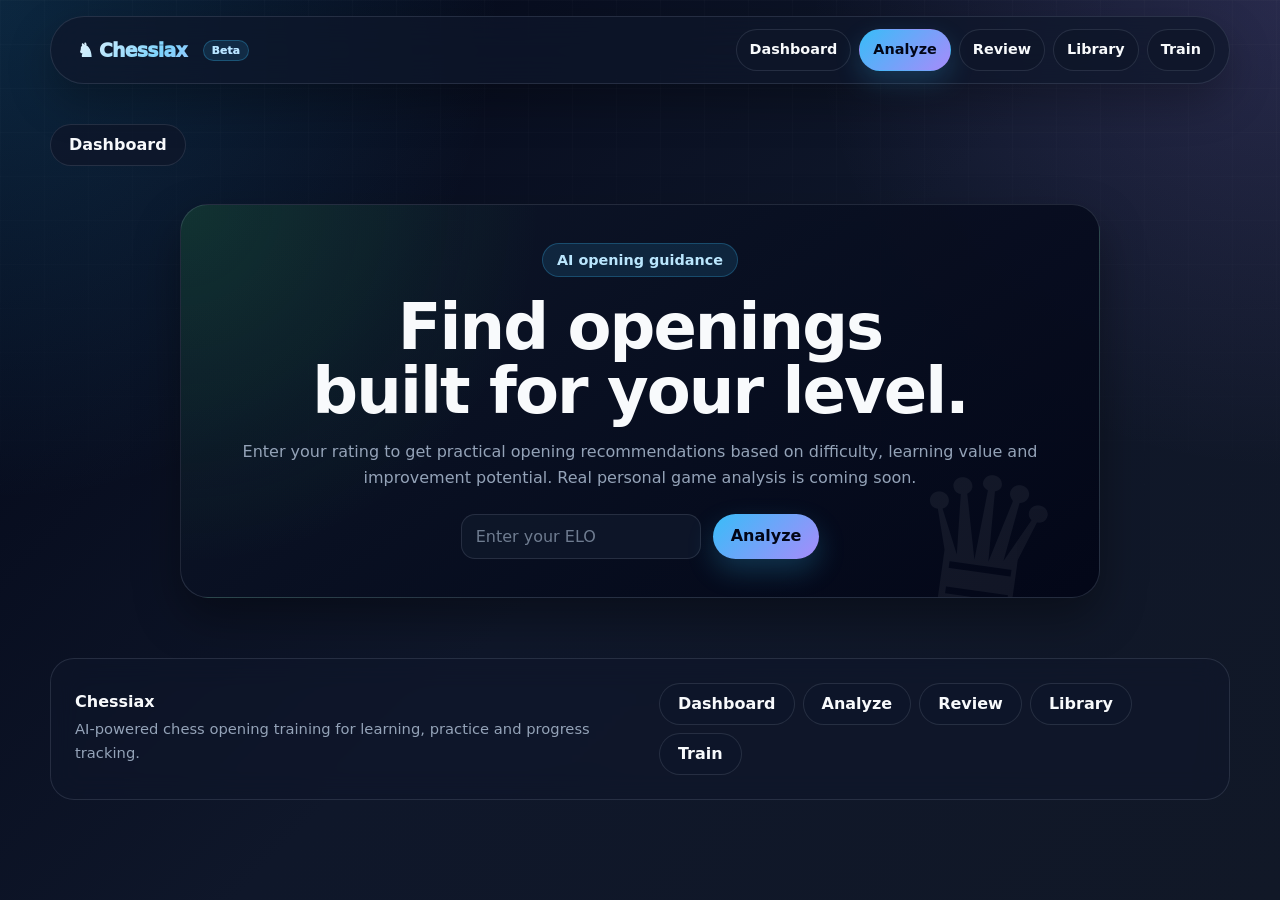
<file: index.html>
<!DOCTYPE html>
<html>

<div class="brand-bar">
    <div class="brand-logo" onclick="window.location.href='dashboard.html'">
        ♞ Chessiax <span class="beta-badge">Beta</span>
    </div>
    <div class="brand-links">
        <button onclick="window.location.href='dashboard.html'">Dashboard</button>
        <button onclick="window.location.href='profile.html'">Analyze</button>
        <button onclick="window.location.href='review.html'">Review</button>
        <button onclick="window.location.href='openings.html'">Library</button>
        <button onclick="window.location.href='tactics.html'">Train</button>
    </div>
</div>

<head>
    <meta name="viewport" content="width=device-width, initial-scale=1.0">
    <link rel="stylesheet" href="style.css">
    <title>Chess Opening Finder</title>
</head>

<body>

    <div class="container">

        <button class="back-btn" onclick="window.location.href='dashboard.html'">Dashboard</button>

        <section class="finder-hero">
            <div class="hero-badge">AI opening guidance</div>
        
            <h1>Find openings built for your level.</h1>
        
            <p>
                Enter your rating to get practical opening recommendations based on difficulty,
                learning value and improvement potential. Real personal game analysis is coming soon.
            </p>
            
            <div class="input-group finder-input">
                <input id="eloInput" type="number" placeholder="Enter your ELO">
                <button onclick="getOpenings()">Analyze</button>
            </div>
        </section>

        <!-- Resultat -->
        <div id="results" class="results-container" style="display:none;">
            <h2 class="section-title">Your Recommendations</h2>

            <div class="results-row">
                <!-- Vänsterkolumn -->
                <div class="results-col left-col">
                     <div id="insight" class="card ai-insight"></div>

                    <div class="card">
                        <h3>🎯 Tactical Focus</h3>
                        <div id="tactics" class="tactics-box"></div>
                    </div>

                    <div class="card">
                        <h3>♔ Endgame Focus</h3>
                        <div id="endgames" class="endgames-box"></div>
                    </div>
                </div>

                <!-- Högerkolumn -->
                <div class="results-col right-col">
                    <div id="recommendations"></div>
                </div>
            </div>

            <div class="avoid-row">
                <h3>🔴 Openings To Avoid</h3>
                <div id="avoidOpenings"></div>
            </div>
        </div>

        <footer class="app-footer">
            <div>
                <strong>Chessiax</strong>
                <p>AI-powered chess opening training for learning, practice and progress tracking.</p>
            </div>
        
            <div class="footer-links">
                <button onclick="window.location.href='dashboard.html'">Dashboard</button>
                <button onclick="window.location.href='profile.html'">Analyze</button>
                <button onclick="window.location.href='review.html'">Review</button>
                <button onclick="window.location.href='openings.html'">Library</button>
                <button onclick="window.location.href='tactics.html'">Train</button>
            </div>
        </footer>

    </div>

    <script src="config.js"></script>

    <script>
        async function getOpenings() {
            const eloInput = document.getElementById("eloInput");
            const resultsDiv = document.getElementById("results");
            const recommendationsDiv = document.getElementById("recommendations");
            const avoidDiv = document.getElementById("avoidOpenings");
            const tacticsDiv = document.getElementById("tactics");
            const endgamesDiv = document.getElementById("endgames");
            const insightDiv = document.getElementById("insight");

            if (!eloInput) {
                console.error("Missing element: eloInput");
                return;
            }

            if (!resultsDiv) {
                console.error("Missing element: results");
                return;
            }

            if (!recommendationsDiv) {
                console.error("Missing element: recommendations");
                return;
            }

            if (!avoidDiv) {
                console.error("Missing element: avoidOpenings");
                return;
            }

            if (!tacticsDiv) {
                console.error("Missing element: tactics");
                return;
            }

            if (!endgamesDiv) {
                console.error("Missing element: endgames");
                return;
            }

            if (!insightDiv) {
                console.error("Missing element: insight");
                return;
            }

            const elo = eloInput.value;

            if (!elo || elo <= 0) {
                alert("Please enter a valid ELO");
                return;
            }

            resultsDiv.style.display = "block";

            recommendationsDiv.innerHTML = `
                <div class="card loading-card">
                    <div class="loader"></div>
                    <h3>Analyzing your level...</h3>
                    <p>Finding openings that fit your rating and learning goals.</p>
                </div>
            `;

            avoidDiv.innerHTML = "";
            tacticsDiv.innerHTML = "";
            endgamesDiv.innerHTML = "";
            insightDiv.innerHTML = "Thinking...";

            try {
                const response = await fetch(`${API_BASE_URL}/get_openings`, {
                    method: "POST",
                    headers: { 
                        "Content-Type": "application/json" 
                    },
                    body: JSON.stringify({ elo: parseInt(elo) })
                });

                if (!response.ok) {
                    throw new Error("Backend returned an error.");
                }

                const data = await response.json();

                localStorage.setItem("elo", elo);
                localStorage.setItem("results", JSON.stringify(data));

                renderResults(data);

            } catch (error) {
                console.error("Error getting openings:", error);

                recommendationsDiv.innerHTML = `
                    <div class="card">
                        <h3>Something went wrong</h3>
                        <p>Could not load recommendations. Make sure the backend is running and try again.</p>
                    </div>
                `;

                insightDiv.innerHTML = "";
            }
        }

        function renderResults(data) {
            const recommendationsDiv = document.getElementById("recommendations");
            const avoidDiv = document.getElementById("avoidOpenings");
            const tacticsDiv = document.getElementById("tactics");
            const endgamesDiv = document.getElementById("endgames");
            const insightDiv = document.getElementById("insight");

            if (!recommendationsDiv) {
                console.error("Missing element: recommendations");
                return;
            }

            recommendationsDiv.innerHTML = "";

            const recommendations = data.recommendations || [];

            if (recommendations.length === 0) {
                recommendationsDiv.innerHTML = "<p>No opening recommendations available.</p>";
            } else {
                recommendations.forEach(opening => {
                    const card = document.createElement("div");
                    card.className = "card";

                    card.innerHTML = `
                        <div class="badge-row">
                            <span class="badge style">Recommended</span>
                            <span class="badge level">Fit ${opening.winrate || opening.fit_score || "N/A"}/100</span>
                        </div>

                        <h3>${opening.name}</h3>

                        <p class="card-description">
                            ${opening.reason || "This opening is a good fit for your current level and learning goals."}
                        </p>

                        <div class="card-footer">
                            <span class="muted-small">Opening trainer available</span>
                            <button onclick="goToOpening('${opening.name.replace(/'/g, "\\'")}')">
                                Study
                            </button>
                        </div>
                    `;

                    recommendationsDiv.appendChild(card);
                });
            }

            if (avoidDiv) {
                avoidDiv.innerHTML = "";

                const avoid = data.avoid || [];

                if (avoid.length === 0) {
                    avoidDiv.innerHTML = "<p>No openings to avoid available.</p>";
                } else {
                    avoid.forEach(opening => {
                        const card = document.createElement("div");
                        card.className = "card";

                        card.innerHTML = `
                            <div class="badge-row">
                                <span class="badge color">Caution</span>
                            </div>

                            <h3>${opening.name}</h3>

                            <p class="card-description">
                                ${opening.reason || "This opening may be less suitable for your current level."}
                            </p>
                        `;

                        avoidDiv.appendChild(card);
                    });
                }
            }

            if (tacticsDiv) {
                tacticsDiv.innerHTML = "";
                (data.tactics || []).forEach(item => {
                    tacticsDiv.innerHTML += `<p>• ${item}</p>`;
                });
            }

            if (endgamesDiv) {
                endgamesDiv.innerHTML = "";
                (data.endgames || []).forEach(item => {
                    endgamesDiv.innerHTML += `<p>• ${item}</p>`;
                });
            }

            if (insightDiv) {
                insightDiv.innerText = data.insight || "";
            }
        }

        function goToOpening(openingName) {
            window.location.href = `opening.html?name=${encodeURIComponent(openingName)}`;
        }

        window.onload = function() {
            const savedResults = localStorage.getItem("results");
            const savedElo = localStorage.getItem("elo");
            const resultsDiv = document.getElementById("results");
            const eloInput = document.getElementById("eloInput");

            if (savedElo && eloInput) {
                eloInput.value = savedElo;
            }

            if (savedResults && resultsDiv) {
                resultsDiv.style.display = "block";
                renderResults(JSON.parse(savedResults));
            }
        };

        function setActiveNav() {
            const currentPage = window.location.pathname.split("/").pop() || "dashboard.html";
            const buttons = document.querySelectorAll(".brand-links button");

            buttons.forEach(button => {
                const text = button.innerText.trim().toLowerCase();

                if (
                    (currentPage === "dashboard.html" && text === "dashboard") ||
                    ((currentPage === "profile.html" || currentPage === "index.html") && text === "analyze") ||
                    (currentPage === "review.html" && text === "review") ||
                    ((currentPage === "openings.html" || currentPage === "opening.html") && text === "library") ||
                    (currentPage === "tactics.html" && text === "train")
                ) {
                    button.classList.add("active-nav");
                }
            });
        }

        setActiveNav();
    
    </script>

</body>
</html>
</file>
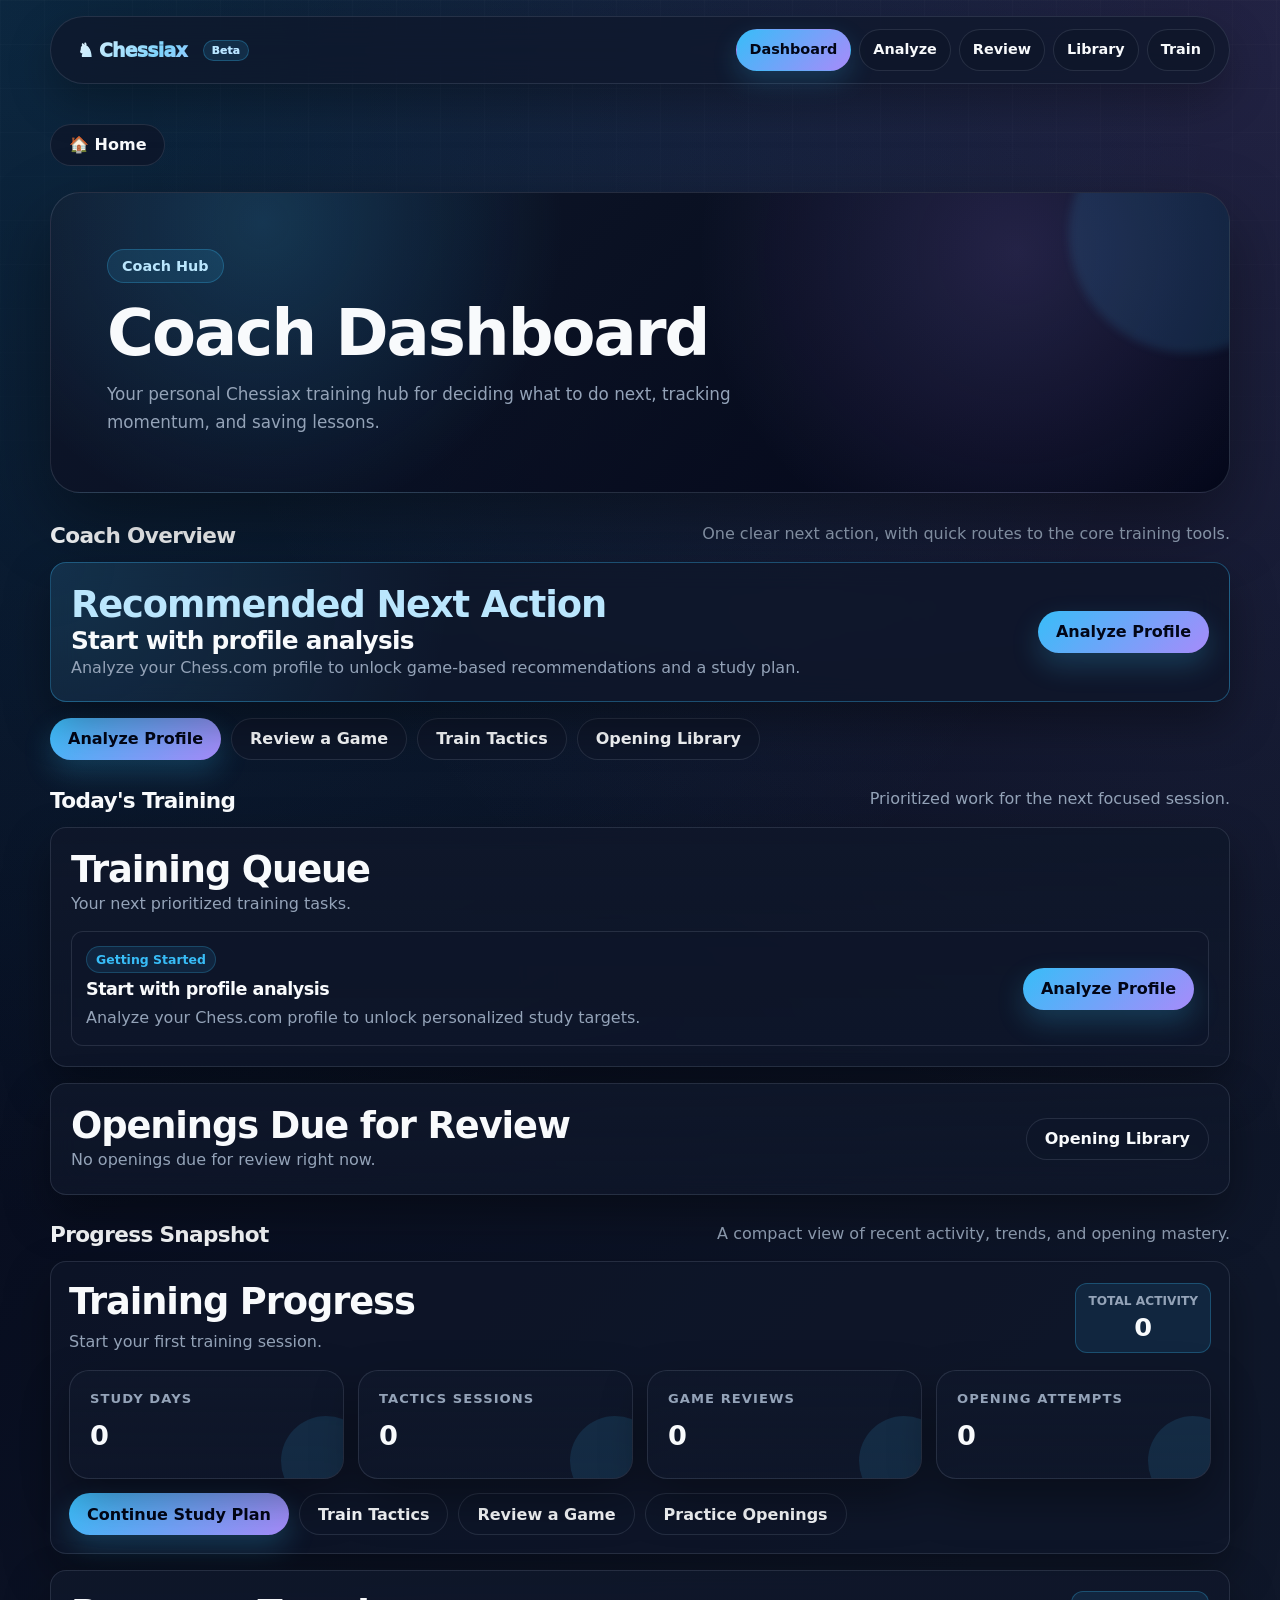
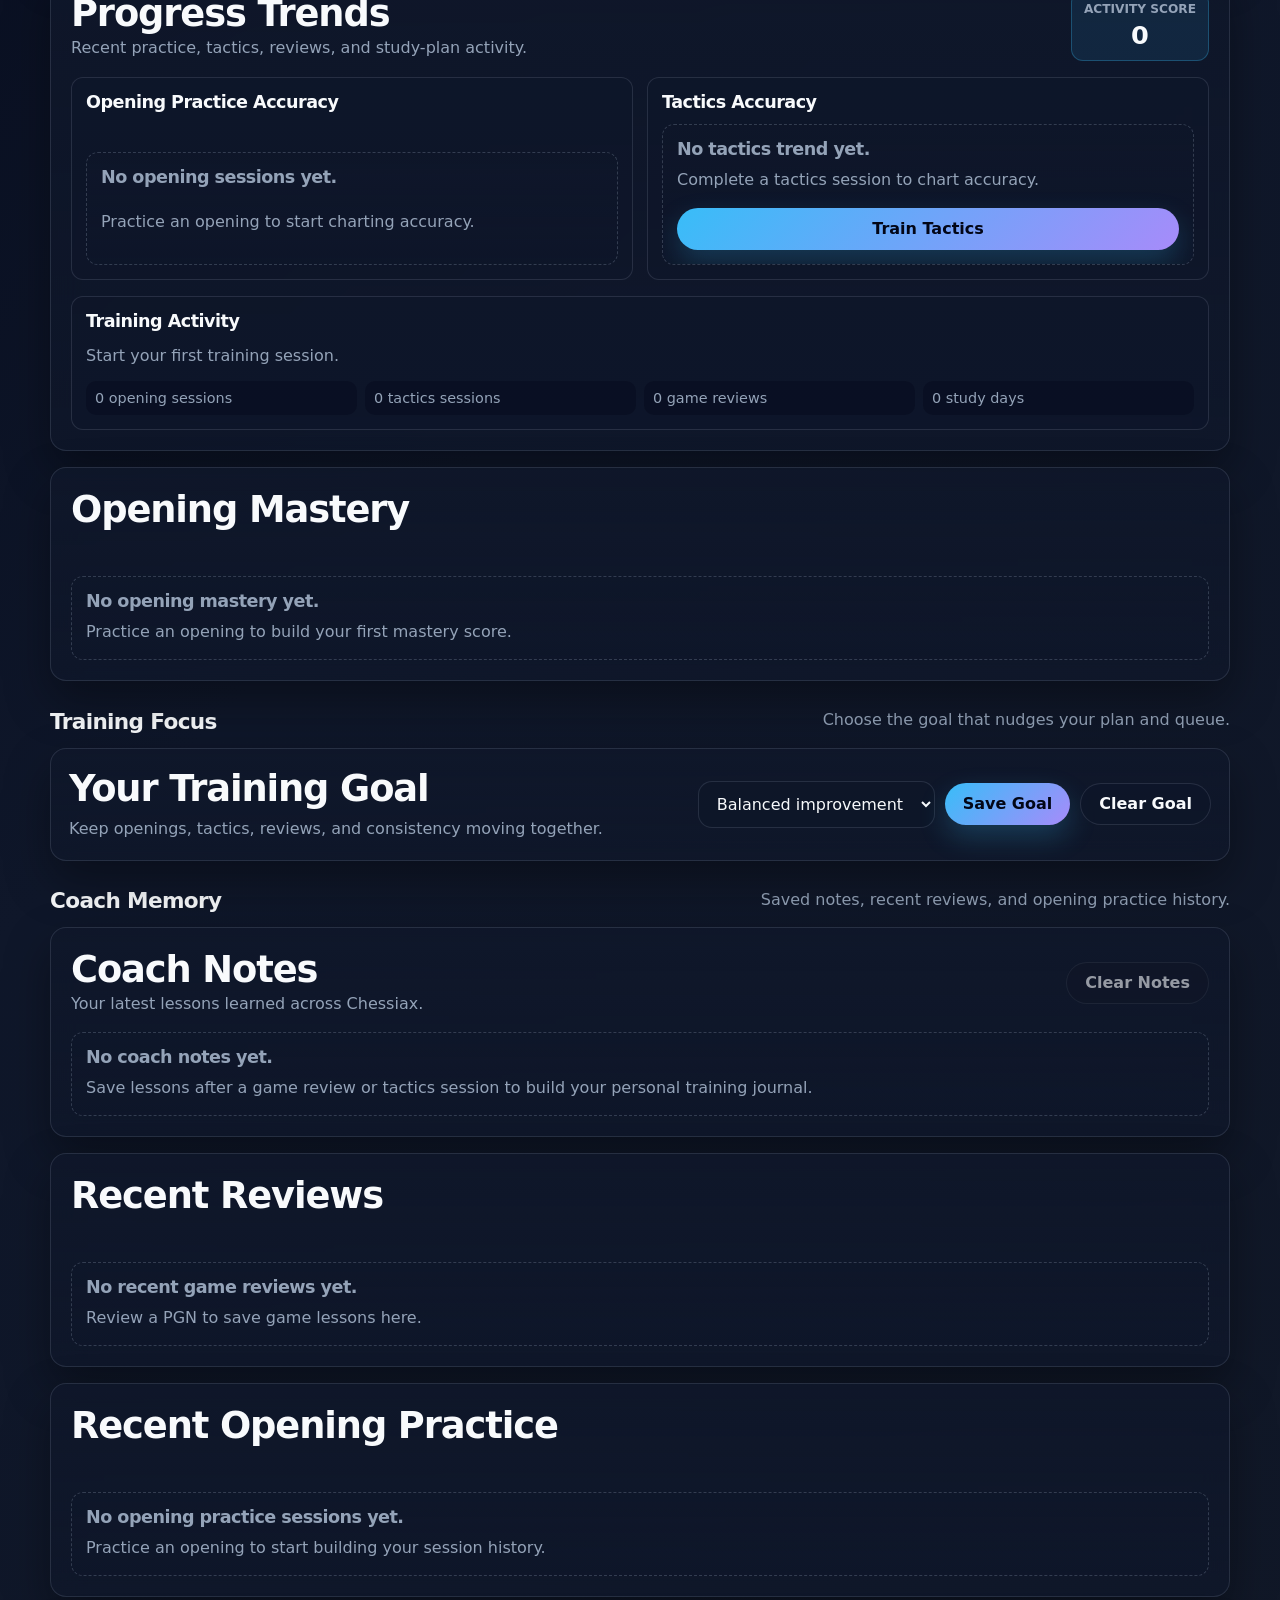
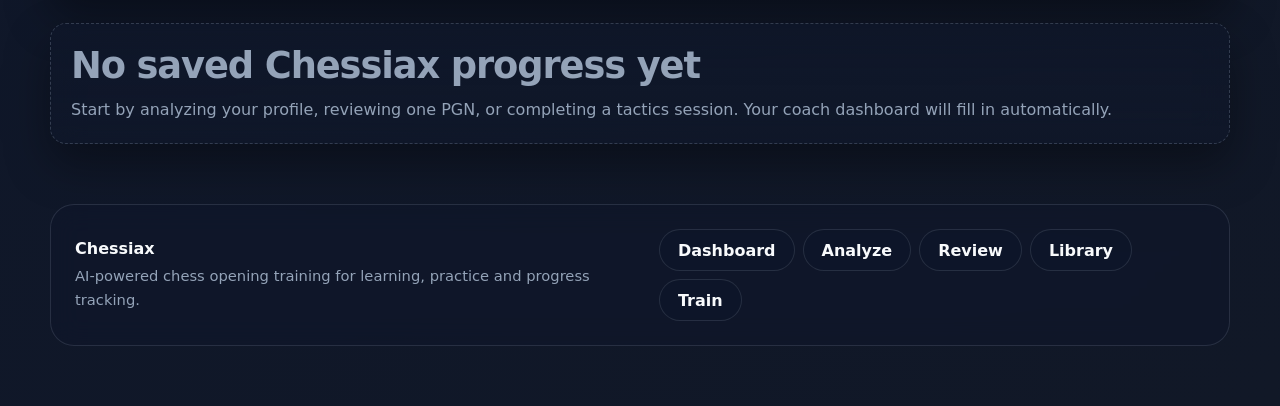
<file: dashboard.html>
<!DOCTYPE html>
<html>

<div class="brand-bar">
    <div class="brand-logo" onclick="window.location.href='dashboard.html'">
        ♞ Chessiax <span class="beta-badge">Beta</span>
    </div>
    <div class="brand-links">
        <button onclick="window.location.href='dashboard.html'">Dashboard</button>
        <button onclick="window.location.href='profile.html'">Analyze</button>
        <button onclick="window.location.href='review.html'">Review</button>
        <button onclick="window.location.href='openings.html'">Library</button>
        <button onclick="window.location.href='tactics.html'">Train</button>
    </div>
</div>

<head>
    <meta name="viewport" content="width=device-width, initial-scale=1.0">
    <title>Coach Dashboard</title>
    <link rel="stylesheet" href="style.css">
</head>

<body>
    <div class="container">

        <button class="back-btn" onclick="window.location.href='home.html'">🏠 Home</button>

        <section class="page-hero dashboard-hero">
            <div class="hero-badge">Coach Hub</div>
            <h1>Coach Dashboard</h1>
            <p>Your personal Chessiax training hub for deciding what to do next, tracking momentum, and saving lessons.</p>
        </section>

        <section id="dashboardContent" class="dashboard-stack"></section>

        <footer class="app-footer">
            <div>
                <strong>Chessiax</strong>
                <p>AI-powered chess opening training for learning, practice and progress tracking.</p>
            </div>

            <div class="footer-links">
                <button onclick="window.location.href='dashboard.html'">Dashboard</button>
                <button onclick="window.location.href='profile.html'">Analyze</button>
                <button onclick="window.location.href='review.html'">Review</button>
                <button onclick="window.location.href='openings.html'">Library</button>
                <button onclick="window.location.href='tactics.html'">Train</button>
            </div>
        </footer>

    </div>

    <script>
        const GAME_ANALYSIS_STORAGE_KEY = "chessiax_game_analysis";
        const STUDY_PLAN_PROGRESS_PREFIX = "chessiax_study_plan_progress_";
        const TACTICS_PROGRESS_STORAGE_KEY = "chessiax_tactics_progress";
        const SAVED_REVIEW_STORAGE_KEY = "chessiax_saved_game_review";
        const TRAINING_GOAL_STORAGE_KEY = "chessiax_training_goal";
        const COACH_NOTES_STORAGE_KEY = "chessiax_coach_notes";
        const OPENING_SESSION_HISTORY_KEY = "chessiax_opening_session_history";
        const TRAINING_GOALS = {
            balanced: {
                label: "Balanced improvement",
                description: "Keep openings, tactics, reviews, and consistency moving together."
            },
            openings: {
                label: "Improve openings",
                description: "Prioritize opening study, opening practice, and opening-related plan days."
            },
            tactics: {
                label: "Improve tactics",
                description: "Prioritize calculation, tactical pattern work, and middlegame training."
            },
            reviews: {
                label: "Review more games",
                description: "Prioritize reviewing PGNs and turning games into practical training notes."
            },
            consistency: {
                label: "Build consistency",
                description: "Prioritize small repeatable actions and unfinished study-plan days."
            }
        };

        function escapeHtml(value) {
            return String(value ?? "")
                .replace(/&/g, "&amp;")
                .replace(/</g, "&lt;")
                .replace(/>/g, "&gt;")
                .replace(/"/g, "&quot;")
                .replace(/'/g, "&#039;");
        }

        function safeNumber(value, fallback = 0) {
            return Number.isFinite(Number(value)) ? Number(value) : fallback;
        }

        function safeReadJson(key, fallback = null) {
            try {
                const saved = localStorage.getItem(key);
                if (!saved) {
                    return fallback;
                }

                return JSON.parse(saved);
            } catch (error) {
                console.warn(`Could not read ${key}`, error);
                return fallback;
            }
        }

        function formatDate(value) {
            if (!value) {
                return "N/A";
            }

            const date = new Date(value);
            if (Number.isNaN(date.getTime())) {
                return "N/A";
            }

            return date.toLocaleDateString(undefined, {
                year: "numeric",
                month: "short",
                day: "numeric"
            });
        }

        function formatDateTime(value) {
            if (!value) {
                return "N/A";
            }

            const date = new Date(value);
            if (Number.isNaN(date.getTime())) {
                return "N/A";
            }

            return date.toLocaleString(undefined, {
                year: "numeric",
                month: "short",
                day: "numeric",
                hour: "2-digit",
                minute: "2-digit"
            });
        }

        function getStudyPlanProgressKey(username) {
            return `${STUDY_PLAN_PROGRESS_PREFIX}${String(username || "unknown").trim().toLowerCase()}`;
        }

        function getSavedGameAnalysis() {
            const saved = safeReadJson(GAME_ANALYSIS_STORAGE_KEY);
            return saved && saved.analysis ? saved : null;
        }

        function getStudyPlanProgress(savedAnalysis) {
            const candidates = [];

            if (savedAnalysis?.username) {
                candidates.push({
                    username: savedAnalysis.username,
                    key: getStudyPlanProgressKey(savedAnalysis.username)
                });
            }

            for (let i = 0; i < localStorage.length; i++) {
                const key = localStorage.key(i);
                if (key && key.startsWith(STUDY_PLAN_PROGRESS_PREFIX)) {
                    candidates.push({
                        username: key.replace(STUDY_PLAN_PROGRESS_PREFIX, ""),
                        key
                    });
                }
            }

            for (const candidate of candidates) {
                const days = safeReadJson(candidate.key, []);
                const completedDays = Array.isArray(days)
                    ? [...new Set(days.filter(day => Number.isInteger(day) && day >= 1 && day <= 7))].sort((a, b) => a - b)
                    : [];

                if (completedDays.length > 0) {
                    return {
                        username: candidate.username,
                        completedDays,
                        completedCount: completedDays.length,
                        nextDay: [1, 2, 3, 4, 5, 6, 7].find(day => !completedDays.includes(day)) || null
                    };
                }
            }

            return null;
        }

        function getTacticsProgress() {
            const progress = safeReadJson(TACTICS_PROGRESS_STORAGE_KEY);
            if (!progress || !Array.isArray(progress.sessions) || progress.sessions.length === 0) {
                return null;
            }

            return {
                sessions: progress.sessions,
                lastSession: progress.lastSession || progress.sessions[progress.sessions.length - 1]
            };
        }

        function getSavedReview() {
            const saved = safeReadJson(SAVED_REVIEW_STORAGE_KEY);
            return saved && saved.data ? saved : null;
        }

        function getOpeningSessionHistory() {
            const history = safeReadJson(OPENING_SESSION_HISTORY_KEY, []);
            const sessions = Array.isArray(history)
                ? history.filter(session => session && session.opening && session.timestamp)
                : [];
            return sessions.sort((a, b) => new Date(b.timestamp).getTime() - new Date(a.timestamp).getTime());
        }

        function getCoachNotes() {
            const notes = safeReadJson(COACH_NOTES_STORAGE_KEY, []);
            return Array.isArray(notes)
                ? notes.filter(note => note && typeof note.text === "string" && note.timestamp)
                : [];
        }

        function clearCoachNotes() {
            try {
                localStorage.removeItem(COACH_NOTES_STORAGE_KEY);
            } catch (error) {
                console.warn("Could not clear coach notes", error);
            }

            renderDashboard();
        }

        function getSavedTrainingGoal() {
            const goal = safeReadJson(TRAINING_GOAL_STORAGE_KEY, "balanced");
            return TRAINING_GOALS[goal] ? goal : "balanced";
        }

        function saveTrainingGoal() {
            const select = document.getElementById("trainingGoalSelect");
            const goal = TRAINING_GOALS[select?.value] ? select.value : "balanced";

            try {
                localStorage.setItem(TRAINING_GOAL_STORAGE_KEY, JSON.stringify(goal));
            } catch (error) {
                console.warn("Could not save training goal", error);
            }

            renderDashboard();
        }

        function clearTrainingGoal() {
            try {
                localStorage.removeItem(TRAINING_GOAL_STORAGE_KEY);
            } catch (error) {
                console.warn("Could not clear training goal", error);
            }

            renderDashboard();
        }

        function getReviewHistory() {
            const history = safeReadJson("chessiax_review_history", []);
            return Array.isArray(history) ? history.filter(item => item && item.data) : [];
        }

        function getAllStudyDaysCompleted() {
            const completedDays = new Set();

            for (let i = 0; i < localStorage.length; i++) {
                const key = localStorage.key(i);
                if (!key || !key.startsWith(STUDY_PLAN_PROGRESS_PREFIX)) {
                    continue;
                }

                const days = safeReadJson(key, []);
                if (!Array.isArray(days)) {
                    continue;
                }

                days.forEach(day => {
                    if (Number.isInteger(day) && day >= 1 && day <= 7) {
                        completedDays.add(`${key}:${day}`);
                    }
                });
            }

            return completedDays.size;
        }

        function getOpeningPracticeAttempts() {
            let attempts = 0;

            for (let i = 0; i < localStorage.length; i++) {
                const key = localStorage.key(i);
                if (!key || !key.startsWith("practice_stats_")) {
                    continue;
                }

                const stats = safeReadJson(key, {});
                attempts += safeNumber(stats?.attempts);
            }

            return attempts;
        }

        function calculateOpeningMastery(stats) {
            if (!stats) {
                return 0;
            }

            const bestAccuracy = safeNumber(stats.bestAccuracy);
            const lastAccuracy = safeNumber(stats.lastAccuracy);
            const attempts = safeNumber(stats.attempts);
            return Math.min(100, Math.round((bestAccuracy * 0.6) + (lastAccuracy * 0.3) + Math.min(attempts * 2, 10)));
        }

        function getMasteryStatus(score) {
            if (score <= 30) {
                return "New";
            }
            if (score <= 60) {
                return "Learning";
            }
            if (score <= 85) {
                return "Improving";
            }
            return "Strong";
        }

        function getDaysSinceLastPractice(lastPracticed) {
            if (!lastPracticed) {
                return null;
            }

            const practicedAt = new Date(lastPracticed).getTime();
            if (!Number.isFinite(practicedAt)) {
                return null;
            }

            const dayMs = 1000 * 60 * 60 * 24;
            return Math.max(0, Math.floor((Date.now() - practicedAt) / dayMs));
        }

        function getOpeningMasteryItems() {
            const items = [];

            for (let i = 0; i < localStorage.length; i++) {
                const key = localStorage.key(i);
                if (!key || !key.startsWith("practice_stats_")) {
                    continue;
                }

                const stats = safeReadJson(key, null);
                if (!stats || typeof stats !== "object") {
                    continue;
                }

                const opening = key.replace("practice_stats_", "");
                const mastery = calculateOpeningMastery(stats);
                const practicedTime = stats.lastPracticed ? new Date(stats.lastPracticed).getTime() : 0;
                items.push({
                    opening,
                    stats,
                    mastery,
                    status: getMasteryStatus(mastery),
                    daysSinceLastPractice: getDaysSinceLastPractice(stats.lastPracticed),
                    lastPracticedTime: Number.isFinite(practicedTime) ? practicedTime : 0
                });
            }

            return items;
        }

        function getReviewDueReason(item) {
            if (item.daysSinceLastPractice === null) {
                return "No practice date saved yet.";
            }

            if (item.mastery < 40) {
                return "Mastery is below 40%, so this opening needs reinforcement.";
            }

            if (item.mastery <= 70 && item.daysSinceLastPractice > 3) {
                return "Learning-stage opening not practiced in more than 3 days.";
            }

            if (item.mastery > 70 && item.daysSinceLastPractice > 7) {
                return "Strong opening is due for a light refresh after 7 days.";
            }

            return "";
        }

        function getOpeningsDueForReview(items) {
            return items
                .map(item => ({
                    ...item,
                    dueReason: getReviewDueReason(item)
                }))
                .filter(item => item.dueReason)
                .sort((a, b) => {
                    if (a.mastery !== b.mastery) {
                        return a.mastery - b.mastery;
                    }
                    return (b.daysSinceLastPractice ?? 9999) - (a.daysSinceLastPractice ?? 9999);
                })
                .slice(0, 5);
        }

        function getActivityMessage(score) {
            if (score === 0) {
                return "Start your first training session.";
            }
            if (score <= 3) {
                return "Good start — keep building momentum.";
            }
            if (score <= 8) {
                return "Strong progress this week.";
            }
            return "Excellent consistency.";
        }

        function getTrainingProgress(tacticsProgress) {
            const studyDaysCompleted = getAllStudyDaysCompleted();
            const tacticsSessionsCompleted = tacticsProgress?.sessions?.length || 0;
            const gameReviewsSaved = getReviewHistory().length;
            const openingPracticeAttempts = getOpeningPracticeAttempts();
            const totalActivityScore = (
                studyDaysCompleted +
                tacticsSessionsCompleted +
                gameReviewsSaved +
                openingPracticeAttempts
            );

            return {
                studyDaysCompleted,
                tacticsSessionsCompleted,
                gameReviewsSaved,
                openingPracticeAttempts,
                totalActivityScore,
                message: getActivityMessage(totalActivityScore)
            };
        }

        function getRecommendedStudyItems(data) {
            return Array.isArray(data?.recommended_study) ? data.recommended_study : [];
        }

        function phaseNeedsWork(weaknessBreakdown, area) {
            if (!Array.isArray(weaknessBreakdown)) {
                return false;
            }

            return weaknessBreakdown.some(item =>
                String(item?.area || "").toLowerCase() === area
                && String(item?.status || "").toLowerCase() === "needs work"
            );
        }

        function createOpeningPlanDay(studyItem, task, purpose) {
            const focus = studyItem?.family || studyItem?.opening || "Opening Review";
            return {
                focus,
                category: "Opening",
                task,
                purpose,
                openingName: studyItem ? focus : ""
            };
        }

        function createTacticsPlanDay(task, purpose) {
            return {
                focus: "Middlegame Tactics",
                category: "Middlegame",
                task,
                purpose,
                actionLabel: "Train Tactics",
                actionHref: "tactics.html"
            };
        }

        function createReviewPlanDay(task, purpose) {
            return {
                focus: "Game Review",
                category: "Review",
                task,
                purpose,
                actionLabel: "Review Game",
                actionHref: "review.html"
            };
        }

        function createEndgamePlanDay(task, purpose) {
            return {
                focus: "Endgame Technique",
                category: "Endgame",
                task,
                purpose,
                actionLabel: "Endgame Training Coming Soon"
            };
        }

        function generateSevenDayPlan(data, goal = "balanced") {
            const recommendations = getRecommendedStudyItems(data);
            const phaseSummary = data && typeof data.phase_summary === "object" ? data.phase_summary : {};
            const weaknessBreakdown = Array.isArray(data?.weakness_breakdown) ? data.weakness_breakdown : [];
            const mostCommonLossPhase = String(phaseSummary?.most_common_loss_phase || "none").toLowerCase();
            const needsMiddlegame = phaseNeedsWork(weaknessBreakdown, "middlegame") || mostCommonLossPhase === "middlegame";
            const needsEndgame = phaseNeedsWork(weaknessBreakdown, "endgame") || mostCommonLossPhase === "endgame";
            const needsExtraOpening = mostCommonLossPhase === "opening";
            const trainingGoal = TRAINING_GOALS[goal] ? goal : "balanced";
            const plan = [];

            const openingTasks = [
                { task: "Learn the main ideas", purpose: "Understand the plans before memorizing moves." },
                { task: "Practice the opening line", purpose: "Build comfort with the first critical moves." },
                { task: "Review common mistakes", purpose: "Spot the patterns that usually cost you points." },
                { task: "Repeat from memory", purpose: "Strengthen recall without relying on notes." }
            ];

            const addOpeningTasks = (count, customTasks = openingTasks) => {
                if (recommendations.length === 0) {
                    return;
                }

                customTasks.slice(0, count).forEach((taskType, index) => {
                    plan.push(createOpeningPlanDay(
                        recommendations[index % recommendations.length],
                        taskType.task,
                        taskType.purpose
                    ));
                });
            };

            if (trainingGoal === "openings") {
                addOpeningTasks(4);
                plan.push(createOpeningPlanDay(
                    recommendations[0],
                    "Practice weakest opening",
                    "Target the opening family that needs the most repetition."
                ));
                plan.push(createOpeningPlanDay(
                    recommendations[1] || recommendations[0],
                    "Compare plans from memory",
                    "Recall the main ideas before starting practice."
                ));
                plan.push(createReviewPlanDay(
                    "Review one game from this opening",
                    "Connect opening study to a real game."
                ));
            } else if (trainingGoal === "tactics") {
                addOpeningTasks(1);
                plan.push(createTacticsPlanDay("Solve forcing-move patterns", "Practice checks, captures, and threats."));
                plan.push(createTacticsPlanDay("Practice tactical misses", "Turn middlegame weaknesses into pattern recognition."));
                plan.push(createTacticsPlanDay("Review candidate moves", "Compare at least two forcing options before choosing."));
                plan.push(createReviewPlanDay("Identify the critical phase", "Use one PGN review to find where tactics changed the game."));
                plan.push(createTacticsPlanDay("Repeat the hardest puzzles", "Build accuracy by revisiting missed patterns."));
            } else if (trainingGoal === "reviews") {
                addOpeningTasks(1);
                plan.push(createReviewPlanDay("Review one recent game", "Write down one practical lesson."));
                plan.push(createReviewPlanDay("Identify the critical phase", "Decide whether the opening, middlegame, or endgame caused the result."));
                plan.push(createReviewPlanDay("Compare with previous reviews", "Look for repeating themes across games."));
                plan.push(createReviewPlanDay("Save a lesson from the game", "Turn the review into one concrete training task."));
                plan.push(createTacticsPlanDay("Practice one review theme", "Reinforce tactical themes from your review."));
            } else if (trainingGoal === "consistency") {
                addOpeningTasks(1, [{ task: "Practice one short opening line", purpose: "Keep the task small enough to finish today." }]);
                plan.push(createTacticsPlanDay("Solve a short tactics set", "Keep calculation warm with a compact session."));
                plan.push(createReviewPlanDay("Review one turning point", "One useful lesson is enough to keep momentum."));
                addOpeningTasks(1, [{ task: "Repeat from memory", purpose: "A quick recall pass keeps the habit alive." }]);
                plan.push(createTacticsPlanDay("Practice checks and captures", "Stay sharp with a low-friction tactical habit."));
                plan.push(createReviewPlanDay("Save one lesson", "Write down the smallest next improvement from a game."));
            } else {
                addOpeningTasks(4);

                if (needsMiddlegame) {
                    plan.push(createTacticsPlanDay(
                        "Review tactical misses and forcing moves",
                        "Practice calculation and candidate moves from your critical phase."
                    ));
                }

                if (needsEndgame) {
                    plan.push(createEndgamePlanDay(
                        "Practice conversion and defensive endgame basics",
                        "Spend time on simplifying, converting, and holding late positions."
                    ));
                }

                if (needsExtraOpening) {
                    plan.push(createOpeningPlanDay(
                        recommendations[0],
                        "Extra opening review",
                        "Check move-order traps and early plans from your most common loss phase."
                    ));
                }
            }

            const fillDays = [
                createOpeningPlanDay(
                    recommendations[0],
                    "Compare your results",
                    "Connect the study plan to your actual games and note recurring positions."
                ),
                createReviewPlanDay(
                    "Review two recent turning points",
                    "Find the first moment where your plan became unclear."
                ),
                createOpeningPlanDay(
                    recommendations[1] || recommendations[0],
                    "Final opening review",
                    "Lock in the ideas you want to keep practicing next."
                ),
                createReviewPlanDay(
                    "Replay one loss without engine help first",
                    "Build your own diagnosis before checking details."
                ),
                createTacticsPlanDay(
                    "Practice a short tactics set",
                    "Keep calculation active alongside opening study."
                )
            ];

            let fillIndex = 0;
            while (plan.length < 7) {
                plan.push(fillDays[fillIndex % fillDays.length]);
                fillIndex += 1;
            }

            return plan.slice(0, 7).map((day, index) => ({
                ...day,
                day: index + 1
            }));
        }

        function getStudyDayAction(day) {
            const category = String(day?.category || "").toLowerCase();
            const openingName = day?.openingName || "";
            const focus = day?.focus || "";

            if (category === "opening" && openingName) {
                return {
                    primaryLabel: "Practice Opening",
                    primaryHref: `opening.html?name=${encodeURIComponent(openingName)}&mode=practice`
                };
            }

            if (category === "opening") {
                return {
                    primaryLabel: "Opening Library",
                    primaryHref: "openings.html"
                };
            }

            if (day?.actionHref) {
                return {
                    primaryLabel: day.actionLabel || "Continue",
                    primaryHref: day.actionHref
                };
            }

            if (category === "middlegame" || focus.toLowerCase().includes("tactics")) {
                return {
                    primaryLabel: "Train Tactics",
                    primaryHref: "tactics.html"
                };
            }

            if (category === "endgame") {
                return {
                    disabledLabel: "Endgame training coming soon",
                    secondaryLabel: "Review Game",
                    secondaryHref: "review.html"
                };
            }

            return {
                primaryLabel: "Continue Study Plan",
                primaryHref: "profile.html"
            };
        }

        function findNextGoalStudyDay(savedAnalysis, studyProgress, goal) {
            if (!studyProgress || studyProgress.completedCount >= 7) {
                return null;
            }

            const plan = generateSevenDayPlan(savedAnalysis?.analysis || {}, goal);
            const incompleteDays = plan.filter(day => !studyProgress.completedDays.includes(day.day));
            if (!incompleteDays.length) {
                return null;
            }

            if (goal === "openings") {
                return incompleteDays.find(day => String(day.category || "").toLowerCase() === "opening") || incompleteDays[0];
            }

            if (goal === "tactics") {
                return incompleteDays.find(day => {
                    const category = String(day.category || "").toLowerCase();
                    const focus = String(day.focus || "").toLowerCase();
                    return category === "middlegame" || focus.includes("tactics");
                }) || incompleteDays[0];
            }

            if (goal === "reviews") {
                return incompleteDays.find(day => String(day.category || "").toLowerCase() === "review") || incompleteDays[0];
            }

            return incompleteDays.find(day => day.day === studyProgress.nextDay) || incompleteDays[0];
        }

        function renderQuickActions() {
            return `
                <div class="dashboard-actions">
                    <button onclick="window.location.href='profile.html'">Analyze Profile</button>
                    <button class="secondary-btn" onclick="window.location.href='review.html'">Review a Game</button>
                    <button class="secondary-btn" onclick="window.location.href='tactics.html'">Train Tactics</button>
                    <button class="secondary-btn" onclick="window.location.href='openings.html'">Opening Library</button>
                </div>
            `;
        }

        function renderTrainingProgress(progress) {
            return `
                <section class="dashboard-progress-section">
                    <div class="dashboard-progress-header">
                        <div>
                            <h2>Training Progress</h2>
                            <p>${escapeHtml(progress.message)}</p>
                        </div>
                        <div class="dashboard-score-pill">
                            <span>Total activity</span>
                            <strong>${safeNumber(progress.totalActivityScore)}</strong>
                        </div>
                    </div>

                    <div class="dashboard-progress-grid">
                        <div class="overview-card">
                            <h3>Study days</h3>
                            <p>${safeNumber(progress.studyDaysCompleted)}</p>
                        </div>
                        <div class="overview-card">
                            <h3>Tactics sessions</h3>
                            <p>${safeNumber(progress.tacticsSessionsCompleted)}</p>
                        </div>
                        <div class="overview-card">
                            <h3>Game reviews</h3>
                            <p>${safeNumber(progress.gameReviewsSaved)}</p>
                        </div>
                        <div class="overview-card">
                            <h3>Opening attempts</h3>
                            <p>${safeNumber(progress.openingPracticeAttempts)}</p>
                        </div>
                    </div>

                    <div class="dashboard-actions">
                        <button onclick="window.location.href='profile.html'">Continue Study Plan</button>
                        <button class="secondary-btn" onclick="window.location.href='tactics.html'">Train Tactics</button>
                        <button class="secondary-btn" onclick="window.location.href='review.html'">Review a Game</button>
                        <button class="secondary-btn" onclick="window.location.href='openings.html'">Practice Openings</button>
                    </div>
                </section>
            `;
        }

        function renderTrendBar(label, value, detail = "") {
            const percent = Math.max(0, Math.min(100, safeNumber(value)));
            return `
                <div class="trend-bar-row">
                    <div class="trend-bar-label">
                        <strong>${escapeHtml(label)}</strong>
                        <span>${escapeHtml(detail || `${percent}%`)}</span>
                    </div>
                    <div class="trend-bar-track">
                        <div class="trend-bar-fill" style="width: ${percent}%"></div>
                    </div>
                </div>
            `;
        }

        function renderProgressTrends(openingSessions, tacticsProgress, reviewHistory, studyDaysCompleted) {
            const openingTrend = openingSessions.slice(0, 10);
            const tacticsSessions = Array.isArray(tacticsProgress?.sessions)
                ? [...tacticsProgress.sessions]
                    .filter(session => session && session.completedAt)
                    .sort((a, b) => new Date(b.completedAt).getTime() - new Date(a.completedAt).getTime())
                    .slice(0, 5)
                : [];
            const activityScore = (
                openingSessions.length +
                tacticsSessions.length +
                reviewHistory.length +
                studyDaysCompleted
            );
            const activityMessage = getActivityMessage(activityScore);

            return `
                <section class="card dashboard-progress-trends">
                    <div class="dashboard-progress-trends-header">
                        <div>
                            <h2>Progress Trends</h2>
                            <p>Recent practice, tactics, reviews, and study-plan activity.</p>
                        </div>
                        <div class="dashboard-score-pill">
                            <span>Activity score</span>
                            <strong>${safeNumber(activityScore)}</strong>
                        </div>
                    </div>

                    <div class="progress-trends-grid">
                        <div class="progress-trend-panel">
                            <h3>Opening Practice Accuracy</h3>
                            ${
                                openingTrend.length
                                    ? openingTrend.map(session => renderTrendBar(
                                        session.opening || "Opening",
                                        session.accuracy,
                                        `${safeNumber(session.accuracy)}% · ${formatDate(session.timestamp)}`
                                    )).join("")
                                    : `
                                        <div class="coach-note-empty">
                                            <h3>No opening sessions yet.</h3>
                                            <p>Practice an opening to start charting accuracy.</p>
                                        </div>
                                    `
                            }
                        </div>

                        <div class="progress-trend-panel">
                            <h3>Tactics Accuracy</h3>
                            ${
                                tacticsSessions.length
                                    ? tacticsSessions.map((session, index) => renderTrendBar(
                                        `Session ${tacticsSessions.length - index}`,
                                        session.accuracy,
                                        `${safeNumber(session.accuracy)}% · ${safeNumber(session.correct)} correct`
                                    )).join("")
                                    : `
                                        <div class="coach-note-empty">
                                            <h3>No tactics trend yet.</h3>
                                            <p>Complete a tactics session to chart accuracy.</p>
                                            <button onclick="window.location.href='tactics.html'">Train Tactics</button>
                                        </div>
                                    `
                            }
                        </div>
                    </div>

                    <div class="progress-activity-summary">
                        <h3>Training Activity</h3>
                        <p>${escapeHtml(activityMessage)}</p>
                        <div class="progress-activity-grid">
                            <span>${safeNumber(openingSessions.length)} opening sessions</span>
                            <span>${safeNumber(tacticsSessions.length)} tactics sessions</span>
                            <span>${safeNumber(reviewHistory.length)} game reviews</span>
                            <span>${safeNumber(studyDaysCompleted)} study days</span>
                        </div>
                    </div>
                </section>
            `;
        }

        function renderTrainingGoal(goal) {
            const selectedGoal = TRAINING_GOALS[goal] ? goal : "balanced";
            const options = Object.entries(TRAINING_GOALS).map(([value, item]) => `
                <option value="${value}" ${value === selectedGoal ? "selected" : ""}>${escapeHtml(item.label)}</option>
            `).join("");

            return `
                <section class="card dashboard-goal-card">
                    <div>
                        <h2>Your Training Goal</h2>
                        <p>${escapeHtml(TRAINING_GOALS[selectedGoal].description)}</p>
                    </div>
                    <div class="dashboard-goal-controls">
                        <select id="trainingGoalSelect" aria-label="Training goal">${options}</select>
                        <button onclick="saveTrainingGoal()">Save Goal</button>
                        <button class="secondary-btn" onclick="clearTrainingGoal()">Clear Goal</button>
                    </div>
                </section>
            `;
        }

        function renderCoachNotes(notes) {
            const latestNotes = notes.slice(0, 5);
            const noteCards = latestNotes.length
                ? latestNotes.map(note => `
                    <div class="coach-note-list-card">
                        <div class="coach-note-meta">
                            <strong>${escapeHtml(note.source || "Coach Note")}</strong>
                            <span>${escapeHtml(formatDateTime(note.timestamp))}</span>
                        </div>
                        <p>${escapeHtml(note.text)}</p>
                    </div>
                `).join("")
                : `
                    <div class="coach-note-empty">
                        <h3>No coach notes yet.</h3>
                        <p>Save lessons after a game review or tactics session to build your personal training journal.</p>
                    </div>
                `;

            return `
                <section class="card dashboard-coach-notes">
                    <div class="dashboard-coach-notes-header">
                        <div>
                            <h2>Coach Notes</h2>
                            <p>Your latest lessons learned across Chessiax.</p>
                        </div>
                        <button class="secondary-btn" onclick="clearCoachNotes()" ${notes.length ? "" : "disabled"}>Clear Notes</button>
                    </div>
                    <div class="coach-notes-list">
                        ${noteCards}
                    </div>
                </section>
            `;
        }

        function renderMasteryList(items, emptyText) {
            if (!items.length) {
                return `<p class="opening-mastery-empty">${escapeHtml(emptyText)}</p>`;
            }

            return items.map(item => `
                <div class="opening-mastery-row">
                    <div>
                        <strong>${escapeHtml(item.opening)}</strong>
                        <span>${escapeHtml(item.status)} · ${safeNumber(item.stats.attempts)} attempts</span>
                    </div>
                    <div class="opening-mastery-row-score">${safeNumber(item.mastery)}%</div>
                </div>
            `).join("");
        }

        function renderOpeningMasterySection(items) {
            if (!items.length) {
                return `
                    <section class="card dashboard-opening-mastery">
                        <h2>Opening Mastery</h2>
                        <div class="coach-note-empty">
                            <h3>No opening mastery yet.</h3>
                            <p>Practice an opening to build your first mastery score.</p>
                        </div>
                    </section>
                `;
            }

            const topOpenings = [...items]
                .sort((a, b) => b.mastery - a.mastery)
                .slice(0, 3);
            const reviewOpenings = [...items]
                .sort((a, b) => {
                    if (a.mastery !== b.mastery) {
                        return a.mastery - b.mastery;
                    }
                    return a.lastPracticedTime - b.lastPracticedTime;
                })
                .slice(0, 3);

            return `
                <section class="card dashboard-opening-mastery">
                    <div class="dashboard-opening-mastery-header">
                        <div>
                            <h2>Opening Mastery</h2>
                            <p>Practice scores based on best accuracy, latest accuracy, and attempts.</p>
                        </div>
                        <button class="secondary-btn" onclick="window.location.href='openings.html'">Practice Openings</button>
                    </div>
                    <div class="opening-mastery-dashboard-grid">
                        <div>
                            <h3>Top mastered</h3>
                            ${renderMasteryList(topOpenings, "No mastered openings yet.")}
                        </div>
                        <div>
                            <h3>Needs review</h3>
                            ${renderMasteryList(reviewOpenings, "No review targets yet.")}
                        </div>
                    </div>
                </section>
            `;
        }

        function renderOpeningsDueForReview(items) {
            const dueOpenings = getOpeningsDueForReview(items);

            if (!dueOpenings.length) {
                return `
                    <section class="card dashboard-due-openings">
                        <div class="dashboard-opening-mastery-header">
                            <div>
                                <h2>Openings Due for Review</h2>
                                <p>No openings due for review right now.</p>
                            </div>
                            <button class="secondary-btn" onclick="window.location.href='openings.html'">Opening Library</button>
                        </div>
                    </section>
                `;
            }

            return `
                <section class="card dashboard-due-openings">
                    <div class="dashboard-opening-mastery-header">
                        <div>
                            <h2>Openings Due for Review</h2>
                            <p>Spaced review suggestions based on mastery and last practice date.</p>
                        </div>
                        <button class="secondary-btn" onclick="window.location.href='openings.html'">Opening Library</button>
                    </div>
                    <div class="due-openings-grid">
                        ${dueOpenings.map(item => `
                            <div class="due-opening-card">
                                <div class="due-opening-header">
                                    <h3>${escapeHtml(item.opening)}</h3>
                                    <span class="opening-mastery-row-score">${safeNumber(item.mastery)}%</span>
                                </div>
                                <div class="due-opening-stats">
                                    <span>Last: ${safeNumber(item.stats.lastAccuracy)}%</span>
                                    <span>Best: ${safeNumber(item.stats.bestAccuracy)}%</span>
                                    <span>Attempts: ${safeNumber(item.stats.attempts)}</span>
                                    <span>${item.daysSinceLastPractice === null ? "Last practiced: Unknown" : `${item.daysSinceLastPractice} days ago`}</span>
                                </div>
                                <p>${escapeHtml(item.dueReason)}</p>
                                <button onclick="window.location.href='opening.html?name=${encodeURIComponent(item.opening)}&mode=practice'">Practice Now</button>
                            </div>
                        `).join("")}
                    </div>
                </section>
            `;
        }

        function getGoalPriorityAdjustment(goal, category) {
            if (goal === "tactics" && category === "Tactics") {
                return -18;
            }
            if (goal === "openings" && ["Opening Review", "Opening Practice"].includes(category)) {
                return -18;
            }
            if (goal === "reviews" && category === "Game Review") {
                return -18;
            }
            if (goal === "consistency" && category === "Study Plan") {
                return -12;
            }
            return 0;
        }

        function createTrainingQueueItem(title, category, reason, label, href, priority) {
            return {
                title,
                category,
                reason,
                label,
                href,
                priority
            };
        }

        function buildTrainingQueue(savedAnalysis, studyProgress, tacticsProgress, savedReview, openingMasteryItems, goal = "balanced") {
            const queue = [];

            if (studyProgress && studyProgress.completedCount < 7) {
                const day = findNextGoalStudyDay(savedAnalysis, studyProgress, goal) || {
                    day: studyProgress.nextDay,
                    focus: `Day ${studyProgress.nextDay}`,
                    category: "Review",
                    task: "Continue your next study-plan task"
                };
                const action = getStudyDayAction(day);
                queue.push(createTrainingQueueItem(
                    `Continue Day ${day.day}: ${day.focus}`,
                    "Study Plan",
                    day.task || "Your study plan has an incomplete day ready.",
                    action.primaryLabel || action.secondaryLabel || "Continue Study Plan",
                    action.primaryHref || action.secondaryHref || "profile.html",
                    10
                ));
            }

            getOpeningsDueForReview(openingMasteryItems).forEach((item, index) => {
                queue.push(createTrainingQueueItem(
                    `Review ${item.opening}`,
                    "Opening Review",
                    item.dueReason,
                    "Practice Now",
                    `opening.html?name=${encodeURIComponent(item.opening)}&mode=practice`,
                    20 + index
                ));
            });

            if (tacticsProgress) {
                const last = tacticsProgress.lastSession || {};
                const accuracy = safeNumber(last.accuracy);
                queue.push(createTrainingQueueItem(
                    accuracy < 70 ? "Rebuild tactics accuracy" : "Keep tactics sharp",
                    "Tactics",
                    accuracy < 70
                        ? `Your last tactics accuracy was ${accuracy}%, so a short session is useful.`
                        : "You have tactics progress saved. Keep the pattern-recognition habit alive.",
                    "Train Tactics",
                    "tactics.html",
                    accuracy < 70 ? 30 : 45
                ));
            }

            if (savedReview) {
                const review = savedReview.data || {};
                const phase = review.estimated_phase || "unknown";
                queue.push(createTrainingQueueItem(
                    "Follow up on latest game review",
                    "Game Review",
                    `Your latest reviewed game points to the ${phase} phase.`,
                    "Open Review",
                    "review.html",
                    40
                ));
            }

            if (openingMasteryItems.length) {
                const practiceTarget = [...openingMasteryItems].sort((a, b) => a.mastery - b.mastery)[0];
                queue.push(createTrainingQueueItem(
                    `Practice ${practiceTarget.opening}`,
                    "Opening Practice",
                    `Lowest current mastery score: ${safeNumber(practiceTarget.mastery)}%.`,
                    "Practice Opening",
                    `opening.html?name=${encodeURIComponent(practiceTarget.opening)}&mode=practice`,
                    50
                ));
            }

            if (!queue.length) {
                queue.push(createTrainingQueueItem(
                    "Start with profile analysis",
                    "Getting Started",
                    "Analyze your Chess.com profile to unlock personalized study targets.",
                    "Analyze Profile",
                    "profile.html",
                    90
                ));
            }

            return queue
                .map(item => ({
                    ...item,
                    adjustedPriority: item.priority + getGoalPriorityAdjustment(goal, item.category)
                }))
                .sort((a, b) => a.adjustedPriority - b.adjustedPriority)
                .slice(0, 5);
        }

        function renderTrainingQueue(queue) {
            return `
                <section class="card dashboard-training-queue">
                    <div class="dashboard-training-queue-header">
                        <div>
                            <h2>Training Queue</h2>
                            <p>Your next prioritized training tasks.</p>
                        </div>
                    </div>
                    <div class="training-queue-list">
                        ${queue.map(item => `
                            <div class="training-queue-item">
                                <div>
                                    <span class="training-queue-category">${escapeHtml(item.category)}</span>
                                    <h3>${escapeHtml(item.title)}</h3>
                                    <p>${escapeHtml(item.reason)}</p>
                                </div>
                                <button onclick="window.location.href='${escapeHtml(item.href)}'">${escapeHtml(item.label)}</button>
                            </div>
                        `).join("")}
                    </div>
                </section>
            `;
        }

        function renderRecentOpeningPractice(sessions) {
            const latestSessions = sessions.slice(0, 5);

            if (!latestSessions.length) {
                return `
                    <section class="card dashboard-recent-practice">
                        <h2>Recent Opening Practice</h2>
                        <div class="coach-note-empty">
                            <h3>No opening practice sessions yet.</h3>
                            <p>Practice an opening to start building your session history.</p>
                        </div>
                    </section>
                `;
            }

            return `
                <section class="card dashboard-recent-practice">
                    <div class="dashboard-recent-practice-header">
                        <div>
                            <h2>Recent Opening Practice</h2>
                            <p>Your latest saved opening practice sessions.</p>
                        </div>
                    </div>
                    <div class="recent-practice-list">
                        ${latestSessions.map(session => `
                            <div class="recent-practice-row">
                                <div>
                                    <strong>${escapeHtml(session.opening)}</strong>
                                    <span>${escapeHtml(formatDateTime(session.timestamp))}</span>
                                </div>
                                <div class="recent-practice-meta">
                                    <span>${safeNumber(session.accuracy)}% accuracy</span>
                                    <span>${session.mastery === undefined ? "Mastery N/A" : `${safeNumber(session.mastery)}% mastery`}</span>
                                </div>
                                <button onclick="window.location.href='opening.html?name=${encodeURIComponent(session.opening)}&mode=practice'">Practice Again</button>
                            </div>
                        `).join("")}
                    </div>
                </section>
            `;
        }

        function renderRecentReviews(history) {
            const reviews = history.slice(0, 3);

            if (!reviews.length) {
                return `
                    <section class="card dashboard-recent-reviews">
                        <h2>Recent Reviews</h2>
                        <div class="coach-note-empty">
                            <h3>No recent game reviews yet.</h3>
                            <p>Review a PGN to save game lessons here.</p>
                        </div>
                    </section>
                `;
            }

            return `
                <section class="card dashboard-recent-reviews">
                    <div class="dashboard-recent-practice-header">
                        <div>
                            <h2>Recent Reviews</h2>
                            <p>Your latest saved single-game reviews.</p>
                        </div>
                        <button class="secondary-btn" onclick="window.location.href='review.html'">Review a Game</button>
                    </div>
                    <div class="recent-practice-list">
                        ${reviews.map(entry => {
                            const data = entry.data || {};
                            return `
                                <div class="recent-practice-row">
                                    <div>
                                        <strong>${escapeHtml(data.opening || "Unknown Opening")}</strong>
                                        <span>${escapeHtml(data.white || "White")} vs ${escapeHtml(data.black || "Black")}</span>
                                    </div>
                                    <div class="recent-practice-meta">
                                        <span>${escapeHtml(data.result || "*")}</span>
                                        <span>${escapeHtml(formatDateTime(entry.timestamp))}</span>
                                    </div>
                                    <button onclick="window.location.href='review.html'">Open Review</button>
                                </div>
                            `;
                        }).join("")}
                    </div>
                </section>
            `;
        }

        function buildGoalAction(goal, savedAnalysis, savedReview) {
            if (goal === "openings") {
                const study = getRecommendedStudyItems(savedAnalysis?.analysis || {});
                const opening = study[0]?.family || savedReview?.data?.opening;
                if (opening && opening !== "Unknown Opening") {
                    return {
                        title: "Practice openings next",
                        body: "Your selected goal is opening improvement, so start with a focused opening practice session.",
                        meta: [`Opening: ${opening}`],
                        primaryLabel: "Practice Opening",
                        primaryHref: `opening.html?name=${encodeURIComponent(opening)}&mode=practice`,
                        secondaryLabel: "Opening Library",
                        secondaryHref: "openings.html"
                    };
                }

                return {
                    title: "Build your opening base",
                    body: "Your selected goal is opening improvement. Pick an opening from the library and practice the first critical line.",
                    primaryLabel: "Opening Library",
                    primaryHref: "openings.html"
                };
            }

            if (goal === "tactics") {
                return {
                    title: "Train tactics next",
                    body: "Your selected goal is tactical improvement. A short tactics session is the clearest next step.",
                    primaryLabel: "Train Tactics",
                    primaryHref: "tactics.html"
                };
            }

            if (goal === "reviews") {
                return {
                    title: "Review another game",
                    body: "Your selected goal is reviewing more games. Paste one PGN and turn it into training notes.",
                    primaryLabel: "Review Game",
                    primaryHref: "review.html"
                };
            }

            if (goal === "consistency") {
                return {
                    title: "Keep the streak alive",
                    body: "Your selected goal is consistency. Choose one quick training action and complete it today.",
                    primaryLabel: "Train Tactics",
                    primaryHref: "tactics.html",
                    secondaryLabel: "Review Game",
                    secondaryHref: "review.html"
                };
            }

            return null;
        }

        function buildRecommendedAction(savedAnalysis, studyProgress, tacticsProgress, savedReview, goal = "balanced") {
            const lastTactics = tacticsProgress?.lastSession;
            const tacticsLowAccuracy = lastTactics && safeNumber(lastTactics.accuracy) < 70;

            if (studyProgress && studyProgress.completedCount < 7) {
                const day = findNextGoalStudyDay(savedAnalysis, studyProgress, goal) || {
                    day: studyProgress.nextDay,
                    focus: `Day ${studyProgress.nextDay}`,
                    category: "Review",
                    task: "Continue your next study-plan task"
                };
                const action = getStudyDayAction(day);
                if (!action.secondaryHref && action.primaryHref !== "profile.html") {
                    action.secondaryLabel = "Continue Study Plan";
                    action.secondaryHref = "profile.html";
                }
                return {
                    title: `Continue Day ${day.day}`,
                    body: "Your 7-Day Study Plan has an unfinished day ready.",
                    meta: [
                        `Focus: ${day.focus}`,
                        `Category: ${day.category || "Review"}`,
                        `Task: ${day.task}`
                    ],
                    ...action
                };
            }

            if (goal !== "balanced") {
                const goalAction = buildGoalAction(goal, savedAnalysis, savedReview);
                if (goalAction) {
                    return goalAction;
                }
            }

            if (savedReview) {
                const review = savedReview.data || {};
                const phase = String(review.estimated_phase || "").toLowerCase();
                const opening = review.opening || "";

                if (phase === "middlegame") {
                    return {
                        title: "Train tactics from your review",
                        body: "Your latest reviewed game reached its key phase in the middlegame.",
                        meta: [`Game: ${review.white || "White"} vs ${review.black || "Black"}`, `Phase: ${phase}`],
                        primaryLabel: "Train Tactics",
                        primaryHref: "tactics.html",
                        secondaryLabel: "Review Game",
                        secondaryHref: "review.html"
                    };
                }

                if (phase === "opening" && opening && opening !== "Unknown Opening") {
                    return {
                        title: "Study the reviewed opening",
                        body: "Your latest reviewed game points back to opening work.",
                        meta: [`Opening: ${opening}`, `Phase: ${phase}`],
                        primaryLabel: "Practice Opening",
                        primaryHref: `opening.html?name=${encodeURIComponent(opening)}&mode=practice`,
                        secondaryLabel: "Review Game",
                        secondaryHref: "review.html"
                    };
                }

                if (phase === "endgame") {
                    return {
                        title: "Review endgame notes",
                        body: "Your latest reviewed game reached the endgame. Dedicated endgame training is still coming soon.",
                        meta: [`Game: ${review.white || "White"} vs ${review.black || "Black"}`, `Phase: ${phase}`],
                        disabledLabel: "Endgame training coming soon",
                        secondaryLabel: "Review Game",
                        secondaryHref: "review.html"
                    };
                }

                return {
                    title: "Review your latest game",
                    body: "Use the saved single-game review to choose your next training target.",
                    meta: [`Opening: ${opening || "Unknown Opening"}`],
                    primaryLabel: "Review Game",
                    primaryHref: "review.html"
                };
            }

            if (tacticsProgress && tacticsLowAccuracy) {
                return {
                    title: "Train tactics next",
                    body: `Your last tactics accuracy was ${safeNumber(lastTactics.accuracy)}%. A short tactics session is the best next step.`,
                    primaryLabel: "Train Tactics",
                    primaryHref: "tactics.html"
                };
            }

            if (savedAnalysis) {
                return {
                    title: "Review recommended study",
                    body: "You have saved Chess.com game analysis. Review the recommended study targets and keep the plan moving.",
                    primaryLabel: "Continue Study Plan",
                    primaryHref: "profile.html"
                };
            }

            return {
                title: "Start with profile analysis",
                body: "Analyze your Chess.com profile to unlock game-based recommendations and a study plan.",
                primaryLabel: "Analyze Profile",
                primaryHref: "profile.html"
            };
        }

        function renderRecommendedAction(action) {
            const meta = Array.isArray(action.meta) && action.meta.length > 0
                ? `<div class="dashboard-next-meta">${action.meta.map(item => `<span>${escapeHtml(item)}</span>`).join("")}</div>`
                : "";
            const disabledAction = action.disabledLabel
                ? `<span class="module-soon-pill dashboard-disabled-action">${escapeHtml(action.disabledLabel)}</span>`
                : "";
            const primaryAction = action.primaryHref
                ? `<button onclick="window.location.href='${action.primaryHref}'">${escapeHtml(action.primaryLabel || "Continue")}</button>`
                : "";
            const secondaryAction = action.secondaryHref
                ? `<button class="secondary-btn" onclick="window.location.href='${action.secondaryHref}'">${escapeHtml(action.secondaryLabel || "Open")}</button>`
                : "";

            return `
                <div class="card dashboard-next-card">
                    <div>
                        <h2>Recommended Next Action</h2>
                        <h3>${escapeHtml(action.title)}</h3>
                        <p>${escapeHtml(action.body)}</p>
                        ${meta}
                    </div>
                    <div class="dashboard-next-actions">
                        ${disabledAction}
                        ${primaryAction}
                        ${secondaryAction}
                    </div>
                </div>
            `;
        }

        function renderDashboardSection(title, subtitle, content, extraClass = "") {
            return `
                <section class="dashboard-hub-section ${extraClass}">
                    <div class="dashboard-section-heading">
                        <h2>${escapeHtml(title)}</h2>
                        <p>${escapeHtml(subtitle)}</p>
                    </div>
                    <div class="dashboard-section-content">
                        ${content}
                    </div>
                </section>
            `;
        }

        function renderDashboard() {
            const savedAnalysis = getSavedGameAnalysis();
            const studyProgress = getStudyPlanProgress(savedAnalysis);
            const tacticsProgress = getTacticsProgress();
            const savedReview = getSavedReview();
            const coachNotes = getCoachNotes();
            const openingSessionHistory = getOpeningSessionHistory();
            const reviewHistory = getReviewHistory();
            const studyDaysCompleted = getAllStudyDaysCompleted();
            const openingMasteryItems = getOpeningMasteryItems();
            const trainingProgress = getTrainingProgress(tacticsProgress);
            const selectedGoal = getSavedTrainingGoal();
            const nextAction = buildRecommendedAction(savedAnalysis, studyProgress, tacticsProgress, savedReview, selectedGoal);
            const trainingQueue = buildTrainingQueue(
                savedAnalysis,
                studyProgress,
                tacticsProgress,
                savedReview,
                openingMasteryItems,
                selectedGoal
            );
            let analysisCard = "";
            let studyProgressCard = "";
            let tacticsProgressCard = "";
            let savedReviewCard = "";

            if (savedAnalysis) {
                const analysis = savedAnalysis.analysis || {};
                const overall = analysis.overall || {};
                const study = Array.isArray(analysis.recommended_study) ? analysis.recommended_study : [];
                analysisCard = `
                    <div class="card dashboard-card">
                        <h2>Latest game analysis</h2>
                        <p><strong>${escapeHtml(savedAnalysis.username || analysis.username || "Saved player")}</strong></p>
                        <p>${safeNumber(analysis.games_analyzed)} games analyzed</p>
                        <p>${safeNumber(overall.wins)}W / ${safeNumber(overall.draws)}D / ${safeNumber(overall.losses)}L</p>
                        <p>Top study target: ${escapeHtml(study[0]?.family || "No study target yet")}</p>
                    </div>
                `;
            }

            if (studyProgress) {
                studyProgressCard = `
                    <div class="card dashboard-card">
                        <h2>Study plan progress</h2>
                        <p><strong>${studyProgress.completedCount}/7 days complete</strong></p>
                        <p>${studyProgress.nextDay ? `Next incomplete day: Day ${studyProgress.nextDay}` : "Plan complete"}</p>
                        <div class="dashboard-progress-bar">
                            <div class="dashboard-progress-fill" style="width: ${Math.round((studyProgress.completedCount / 7) * 100)}%"></div>
                        </div>
                    </div>
                `;
            }

            if (tacticsProgress) {
                const last = tacticsProgress.lastSession || {};
                tacticsProgressCard = `
                    <div class="card dashboard-card">
                        <h2>Tactics progress</h2>
                        <p>Last accuracy: <strong>${safeNumber(last.accuracy)}%</strong></p>
                        <p>${safeNumber(last.correct)} correct over ${safeNumber(last.attempts)} attempts</p>
                        <p>Total completed sessions: ${safeNumber(tacticsProgress.sessions.length)}</p>
                    </div>
                `;
            }

            if (savedReview) {
                const review = savedReview.data || {};
                savedReviewCard = `
                    <div class="card dashboard-card">
                        <h2>Last game review</h2>
                        <p><strong>${escapeHtml(review.opening || "Unknown Opening")}</strong></p>
                        <p>${escapeHtml(review.white || "White")} vs ${escapeHtml(review.black || "Black")} · ${escapeHtml(review.result || "*")}</p>
                        <p>Phase: ${escapeHtml(review.estimated_phase || "unknown")}</p>
                    </div>
                `;
            }

            const snapshotCards = [analysisCard, tacticsProgressCard].filter(Boolean).join("");
            const memoryCards = [savedReviewCard].filter(Boolean).join("");
            const hasAnyData = Boolean(
                savedAnalysis ||
                studyProgress ||
                tacticsProgress ||
                savedReview ||
                coachNotes.length ||
                openingSessionHistory.length ||
                openingMasteryItems.length
            );
            const emptyState = hasAnyData
                ? ""
                : `
                    <div class="card dashboard-empty-state">
                        <h2>No saved Chessiax progress yet</h2>
                        <p>Start by analyzing your profile, reviewing one PGN, or completing a tactics session. Your coach dashboard will fill in automatically.</p>
                    </div>
                `;

            document.getElementById("dashboardContent").innerHTML = `
                ${renderDashboardSection(
                    "Coach Overview",
                    "One clear next action, with quick routes to the core training tools.",
                    `
                        ${renderRecommendedAction(nextAction)}
                        ${renderQuickActions()}
                    `,
                    "dashboard-overview-section"
                )}

                ${renderDashboardSection(
                    "Today's Training",
                    "Prioritized work for the next focused session.",
                    `
                        ${renderTrainingQueue(trainingQueue)}
                        ${studyProgressCard ? `<div class="dashboard-grid dashboard-compact-grid">${studyProgressCard}</div>` : ""}
                        ${renderOpeningsDueForReview(openingMasteryItems)}
                    `
                )}

                ${renderDashboardSection(
                    "Progress Snapshot",
                    "A compact view of recent activity, trends, and opening mastery.",
                    `
                        ${renderTrainingProgress(trainingProgress)}
                        ${renderProgressTrends(openingSessionHistory, tacticsProgress, reviewHistory, studyDaysCompleted)}
                        ${renderOpeningMasterySection(openingMasteryItems)}
                        ${snapshotCards ? `<div class="dashboard-grid dashboard-compact-grid">${snapshotCards}</div>` : ""}
                    `
                )}

                ${renderDashboardSection(
                    "Training Focus",
                    "Choose the goal that nudges your plan and queue.",
                    renderTrainingGoal(selectedGoal),
                    "dashboard-focus-section"
                )}

                ${renderDashboardSection(
                    "Coach Memory",
                    "Saved notes, recent reviews, and opening practice history.",
                    `
                        ${renderCoachNotes(coachNotes)}
                        ${renderRecentReviews(reviewHistory)}
                        ${renderRecentOpeningPractice(openingSessionHistory)}
                        ${memoryCards ? `<div class="dashboard-grid dashboard-compact-grid">${memoryCards}</div>` : ""}
                    `
                )}

                ${emptyState}
            `;
        }

        function setActiveNav() {
            const buttons = document.querySelectorAll(".brand-links button");
            buttons.forEach(button => {
                if (button.textContent.trim().toLowerCase() === "dashboard") {
                    button.classList.add("active-nav");
                }
            });
        }

        setActiveNav();
        renderDashboard();
    </script>
</body>

</html>
</file>
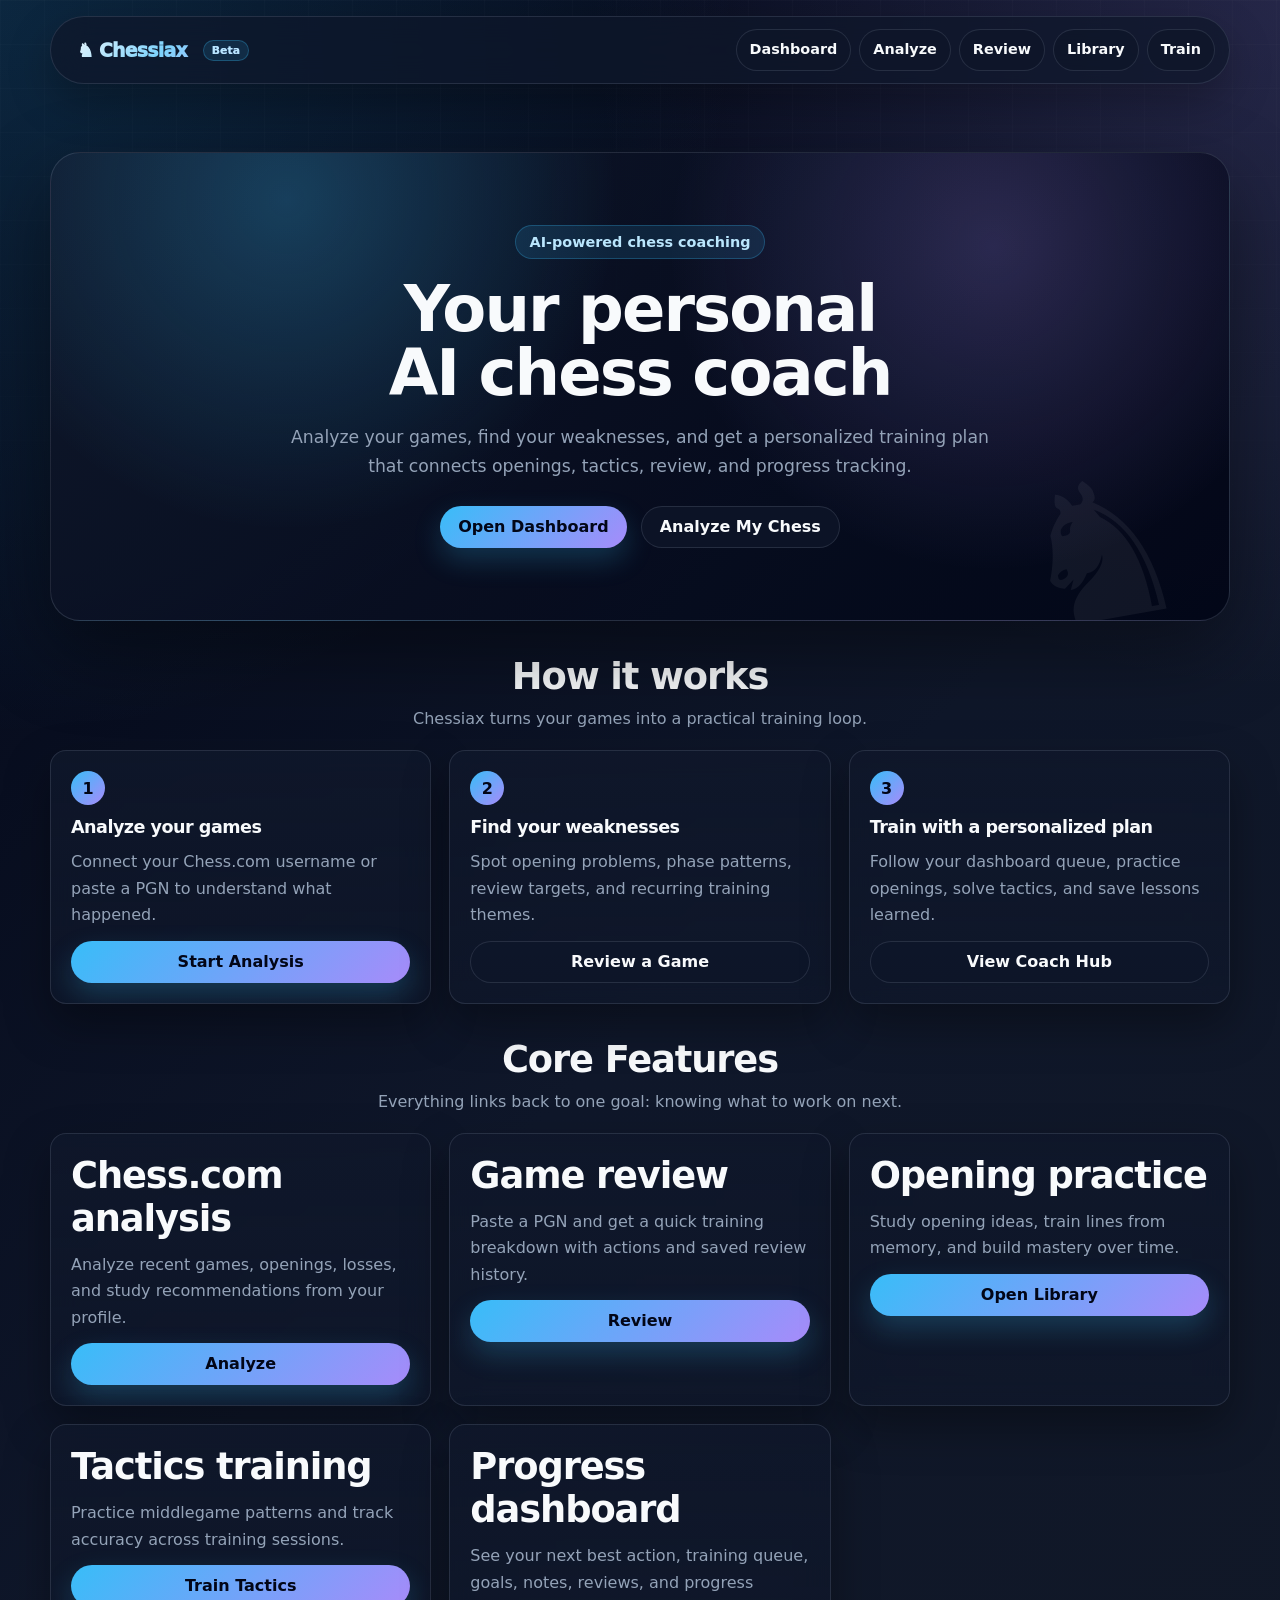
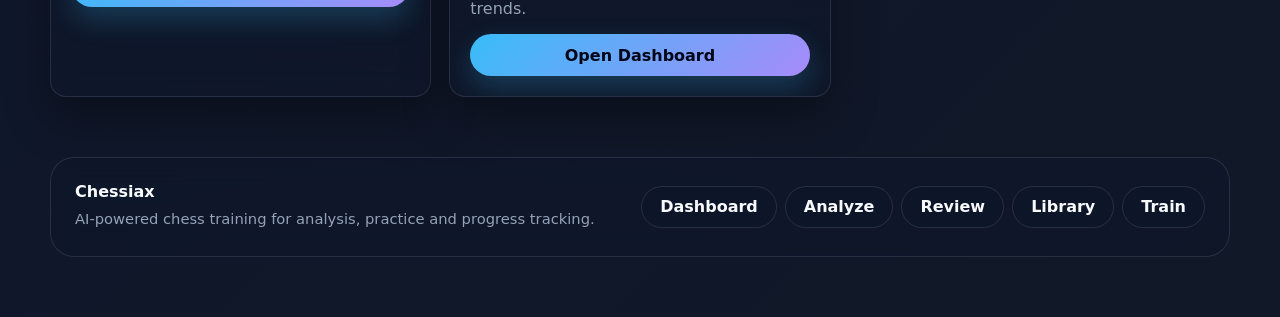
<file: home.html>
<!DOCTYPE html>
<html>

<div class="brand-bar">
    <div class="brand-logo" onclick="window.location.href='dashboard.html'">
        ♞ Chessiax <span class="beta-badge">Beta</span>
    </div>
    <div class="brand-links">
        <button onclick="window.location.href='dashboard.html'">Dashboard</button>
        <button onclick="window.location.href='profile.html'">Analyze</button>
        <button onclick="window.location.href='review.html'">Review</button>
        <button onclick="window.location.href='openings.html'">Library</button>
        <button onclick="window.location.href='tactics.html'">Train</button>
    </div>
</div>

<head>
    <meta name="viewport" content="width=device-width, initial-scale=1.0">
    <title>Chessiax | AI Chess Coach</title>
    <link rel="stylesheet" href="style.css">
</head>

<body>
    <div class="container">

        <section class="home-hero">
            <div class="hero-badge">AI-powered chess coaching</div>

            <h1>Your personal AI chess coach</h1>

            <p>
                Analyze your games, find your weaknesses, and get a personalized training plan
                that connects openings, tactics, review, and progress tracking.
            </p>

            <div class="home-hero-actions">
                <button onclick="window.location.href='dashboard.html'">Open Dashboard</button>
                <button class="secondary-btn" onclick="window.location.href='profile.html'">Analyze My Chess</button>
            </div>
        </section>

        <section class="landing-section">
            <div class="landing-section-heading">
                <h2>How it works</h2>
                <p>Chessiax turns your games into a practical training loop.</p>
            </div>

            <div class="onboarding-grid">
                <div class="onboarding-card">
                    <span class="step-pill">1</span>
                    <h3>Analyze your games</h3>
                    <p>Connect your Chess.com username or paste a PGN to understand what happened.</p>
                    <button onclick="window.location.href='profile.html'">Start Analysis</button>
                </div>

                <div class="onboarding-card">
                    <span class="step-pill">2</span>
                    <h3>Find your weaknesses</h3>
                    <p>Spot opening problems, phase patterns, review targets, and recurring training themes.</p>
                    <button class="secondary-btn" onclick="window.location.href='review.html'">Review a Game</button>
                </div>

                <div class="onboarding-card">
                    <span class="step-pill">3</span>
                    <h3>Train with a personalized plan</h3>
                    <p>Follow your dashboard queue, practice openings, solve tactics, and save lessons learned.</p>
                    <button class="secondary-btn" onclick="window.location.href='dashboard.html'">View Coach Hub</button>
                </div>
            </div>
        </section>

        <section class="landing-section">
            <div class="landing-section-heading">
                <h2>Core Features</h2>
                <p>Everything links back to one goal: knowing what to work on next.</p>
            </div>

            <div class="home-grid landing-feature-grid">
                <div class="card home-card">
                    <h2>Chess.com analysis</h2>
                    <p>Analyze recent games, openings, losses, and study recommendations from your profile.</p>
                    <button onclick="window.location.href='profile.html'">Analyze</button>
                </div>

                <div class="card home-card">
                    <h2>Game review</h2>
                    <p>Paste a PGN and get a quick training breakdown with actions and saved review history.</p>
                    <button onclick="window.location.href='review.html'">Review</button>
                </div>

                <div class="card home-card">
                    <h2>Opening practice</h2>
                    <p>Study opening ideas, train lines from memory, and build mastery over time.</p>
                    <button onclick="window.location.href='openings.html'">Open Library</button>
                </div>

                <div class="card home-card">
                    <h2>Tactics training</h2>
                    <p>Practice middlegame patterns and track accuracy across training sessions.</p>
                    <button onclick="window.location.href='tactics.html'">Train Tactics</button>
                </div>

                <div class="card home-card">
                    <h2>Progress dashboard</h2>
                    <p>See your next best action, training queue, goals, notes, reviews, and progress trends.</p>
                    <button onclick="window.location.href='dashboard.html'">Open Dashboard</button>
                </div>
            </div>
        </section>

        <footer class="app-footer">
            <div>
                <strong>Chessiax</strong>
                <p>AI-powered chess training for analysis, practice and progress tracking.</p>
            </div>

            <div class="footer-links">
                <button onclick="window.location.href='dashboard.html'">Dashboard</button>
                <button onclick="window.location.href='profile.html'">Analyze</button>
                <button onclick="window.location.href='review.html'">Review</button>
                <button onclick="window.location.href='openings.html'">Library</button>
                <button onclick="window.location.href='tactics.html'">Train</button>
            </div>
        </footer>

    </div>

    <script>
        function setActiveNav() {
            const currentPage = window.location.pathname.split("/").pop() || "dashboard.html";
            const buttons = document.querySelectorAll(".brand-links button");

            buttons.forEach(button => {
                const text = button.innerText.trim().toLowerCase();

                if (
                    (currentPage === "dashboard.html" && text === "dashboard") ||
                    ((currentPage === "profile.html" || currentPage === "index.html") && text === "analyze") ||
                    (currentPage === "review.html" && text === "review") ||
                    ((currentPage === "openings.html" || currentPage === "opening.html") && text === "library") ||
                    (currentPage === "tactics.html" && text === "train")
                ) {
                    button.classList.add("active-nav");
                }
            });
        }

        setActiveNav();
    </script>
</body>

</html>
</file>
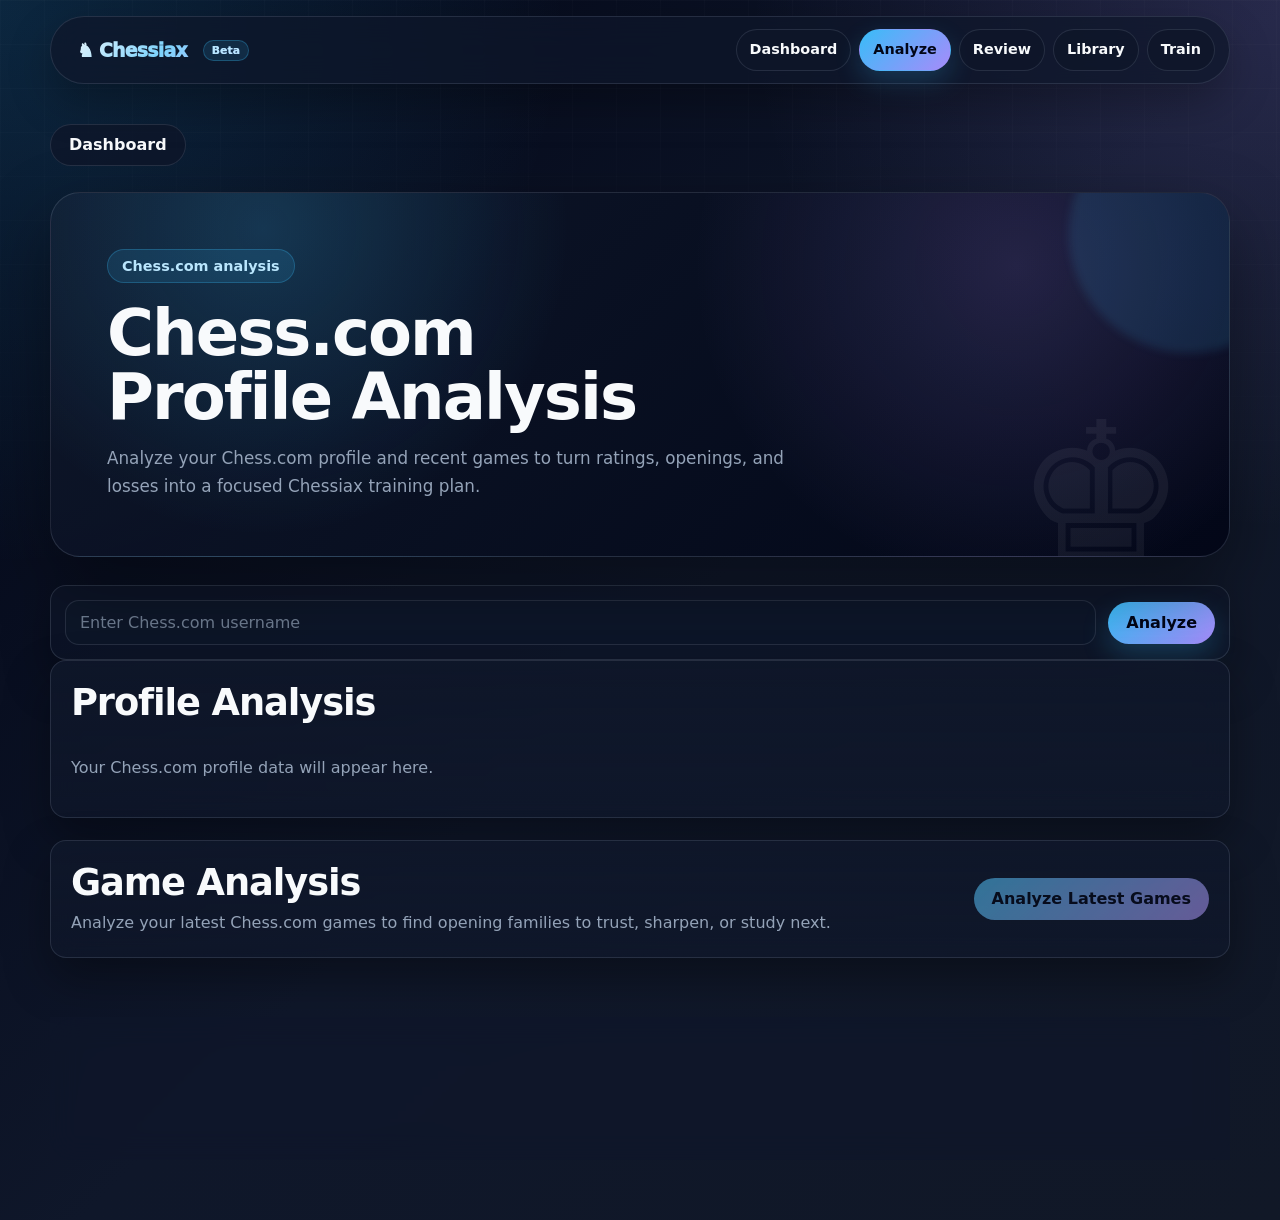
<file: profile.html>
<!DOCTYPE html>
<html>

<div class="brand-bar">
    <div class="brand-logo" onclick="window.location.href='dashboard.html'">
        ♞ Chessiax <span class="beta-badge">Beta</span>
    </div>
    <div class="brand-links">
        <button onclick="window.location.href='dashboard.html'">Dashboard</button>
        <button onclick="window.location.href='profile.html'">Analyze</button>
        <button onclick="window.location.href='review.html'">Review</button>
        <button onclick="window.location.href='openings.html'">Library</button>
        <button onclick="window.location.href='tactics.html'">Train</button>
    </div>
</div>

<head>
    <meta name="viewport" content="width=device-width, initial-scale=1.0">
    <title>Analyze My Profile</title>
    <link rel="stylesheet" href="style.css">
</head>

<body>
    <div class="container">

        <button class="back-btn" onclick="window.location.href='dashboard.html'">Dashboard</button>

        <section class="page-hero profile-hero">
            <div class="hero-badge">Chess.com analysis</div>
            <h1>Chess.com Profile Analysis</h1>
            <p>
                Analyze your Chess.com profile and recent games to turn ratings, openings,
                and losses into a focused Chessiax training plan.
            </p>
        </section>

        <div class="profile-input-section profile-input-card">
            <input id="usernameInput" type="text" placeholder="Enter Chess.com username" oninput="updateAnalyzeGamesButton()">
            <button onclick="analyzeProfile()">Analyze</button>
        </div>

        <div id="profileResult" class="profile-result">
            <div class="card">
                <h2>Profile Analysis</h2>
                <p>Your Chess.com profile data will appear here.</p>
            </div>
        </div>

        <div id="tacticsProgressResult"></div>

        <section class="game-analysis-section">
            <div class="card game-analysis-action">
                <div>
                    <h2>Game Analysis</h2>
                    <p>Analyze your latest Chess.com games to find opening families to trust, sharpen, or study next.</p>
                </div>
                <button id="analyzeGamesButton" onclick="analyzeLatestGames()" disabled>Analyze Latest Games</button>
            </div>
            <div id="gameAnalysisResult"></div>
        </section>

        <footer class="app-footer">
            <div>
                <strong>Chessiax</strong>
                <p>AI-powered chess opening training for learning, practice and progress tracking.</p>
            </div>
        
            <div class="footer-links">
                <button onclick="window.location.href='dashboard.html'">Dashboard</button>
                <button onclick="window.location.href='profile.html'">Analyze</button>
                <button onclick="window.location.href='review.html'">Review</button>
                <button onclick="window.location.href='openings.html'">Library</button>
                <button onclick="window.location.href='tactics.html'">Train</button>
            </div>
        </footer>

    </div>

    <script src="config.js"></script>

    <script>

        const GAME_ANALYSIS_STORAGE_KEY = "chessiax_game_analysis";
        const TACTICS_PROGRESS_STORAGE_KEY = "chessiax_tactics_progress";
        const TRAINING_GOAL_STORAGE_KEY = "chessiax_training_goal";
        let currentStudyPlanUsername = "";

        function escapeHtml(value) {
            return String(value ?? "")
                .replace(/&/g, "&amp;")
                .replace(/</g, "&lt;")
                .replace(/>/g, "&gt;")
                .replace(/"/g, "&quot;")
                .replace(/'/g, "&#039;");
        }

        function safeNumber(value, fallback = 0) {
            return Number.isFinite(Number(value)) ? Number(value) : fallback;
        }

        function formatDate(value) {
            if (!value) {
                return "N/A";
            }

            const date = new Date(value);
            if (Number.isNaN(date.getTime())) {
                return "N/A";
            }

            return date.toLocaleDateString(undefined, {
                year: "numeric",
                month: "short",
                day: "numeric"
            });
        }

        function getConfidenceClass(confidence) {
            const normalized = String(confidence || "low").toLowerCase();
            if (["low", "medium", "high"].includes(normalized)) {
                return `confidence-${normalized}`;
            }
            return "confidence-low";
        }

        function renderProfileSection(title, subtitle, content, extraClass = "") {
            return `
                <section class="profile-flow-section ${extraClass}">
                    <div class="profile-section-heading">
                        <h2>${escapeHtml(title)}</h2>
                        <p>${escapeHtml(subtitle)}</p>
                    </div>
                    <div class="profile-section-content">
                        ${content}
                    </div>
                </section>
            `;
        }

        function getSavedTrainingGoal() {
            try {
                const goal = JSON.parse(localStorage.getItem(TRAINING_GOAL_STORAGE_KEY) || '"balanced"');
                return ["balanced", "openings", "tactics", "reviews", "consistency"].includes(goal)
                    ? goal
                    : "balanced";
            } catch (error) {
                console.warn("Could not read training goal", error);
                return "balanced";
            }
        }

        function updateAnalyzeGamesButton() {
            const username = document.getElementById("usernameInput").value.trim();
            const button = document.getElementById("analyzeGamesButton");
            button.disabled = username.length === 0;
        }

        function saveGameAnalysis(username, analysis) {
            try {
                localStorage.setItem(
                    GAME_ANALYSIS_STORAGE_KEY,
                    JSON.stringify({
                        username,
                        analysis
                    })
                );
            } catch (error) {
                console.warn("Could not save game analysis", error);
            }
        }

        function removeSavedGameAnalysis() {
            try {
                localStorage.removeItem(GAME_ANALYSIS_STORAGE_KEY);
            } catch (error) {
                console.warn("Could not remove saved game analysis", error);
            }
        }

        function getStudyPlanProgressKey(username) {
            return `chessiax_study_plan_progress_${String(username || "unknown").trim().toLowerCase()}`;
        }

        function getCompletedStudyDays(username) {
            try {
                const saved = localStorage.getItem(getStudyPlanProgressKey(username));
                const parsed = JSON.parse(saved || "[]");
                return Array.isArray(parsed)
                    ? parsed.filter(day => Number.isInteger(day) && day >= 1 && day <= 7)
                    : [];
            } catch (error) {
                console.warn("Could not read study plan progress", error);
                return [];
            }
        }

        function saveCompletedStudyDays(username, completedDays) {
            try {
                localStorage.setItem(
                    getStudyPlanProgressKey(username),
                    JSON.stringify([...new Set(completedDays)].sort((a, b) => a - b))
                );
            } catch (error) {
                console.warn("Could not save study plan progress", error);
            }
        }

        function removeStudyPlanProgress(username) {
            if (!username) {
                return;
            }

            try {
                localStorage.removeItem(getStudyPlanProgressKey(username));
            } catch (error) {
                console.warn("Could not remove study plan progress", error);
            }
        }

        function getSavedTacticsProgress() {
            try {
                const saved = localStorage.getItem(TACTICS_PROGRESS_STORAGE_KEY);
                const parsed = JSON.parse(saved || '{"sessions":[]}');
                return parsed && Array.isArray(parsed.sessions) ? parsed : null;
            } catch (error) {
                console.warn("Could not read tactics progress", error);
                return null;
            }
        }

        function renderTacticsProgress() {
            const container = document.getElementById("tacticsProgressResult");
            const progress = getSavedTacticsProgress();
            const sessions = progress?.sessions || [];
            const lastSession = progress?.lastSession || sessions[sessions.length - 1];

            if (!lastSession) {
                container.innerHTML = "";
                return;
            }

            container.innerHTML = `
                <div class="card tactics-progress-card">
                    <div>
                        <h2>Tactics Progress</h2>
                        <p>Last accuracy: <strong>${safeNumber(lastSession.accuracy)}%</strong></p>
                    </div>
                    <div class="tactics-progress-meta">
                        <span>Last completed session: ${escapeHtml(formatDate(lastSession.completedAt))}</span>
                        <span>Total completed sessions: ${safeNumber(sessions.length)}</span>
                    </div>
                    <button class="secondary-btn" onclick="window.location.href='tactics.html'">Continue Tactics</button>
                </div>
            `;
        }

        function getSavedGameAnalysis() {
            try {
                const saved = localStorage.getItem(GAME_ANALYSIS_STORAGE_KEY);
                if (!saved) {
                    return null;
                }

                const parsed = JSON.parse(saved);
                if (!parsed || typeof parsed !== "object" || !parsed.analysis) {
                    removeSavedGameAnalysis();
                    return null;
                }

                return parsed;
            } catch (error) {
                console.warn("Could not read saved game analysis", error);
                removeSavedGameAnalysis();
                return null;
            }
        }

        function loadSavedGameAnalysis() {
            const saved = getSavedGameAnalysis();
            if (!saved) {
                return;
            }

            const usernameInput = document.getElementById("usernameInput");
            if (!usernameInput.value.trim() && saved.username) {
                usernameInput.value = saved.username;
                updateAnalyzeGamesButton();
            }

            renderGameAnalysis(saved.analysis, saved.username);
        }

        function clearSavedGameAnalysis() {
            const saved = getSavedGameAnalysis();
            removeStudyPlanProgress(saved?.username || currentStudyPlanUsername);
            removeSavedGameAnalysis();
            document.getElementById("gameAnalysisResult").innerHTML = "";
            currentStudyPlanUsername = "";
        }

        async function analyzeProfile() {
            const username = document.getElementById("usernameInput").value.trim();
            const resultDiv = document.getElementById("profileResult");

            if (!username) {
                alert("Please enter a Chess.com username");
                updateAnalyzeGamesButton();
                return;
            }

            resultDiv.innerHTML = `
                <div class="card">
                    <h2>Analyzing ${username}...</h2>
                    <p>Fetching Chess.com profile data...</p>
                </div>
            `;

            try {
                const response = await fetch(`${API_BASE_URL}/get_chess_profile`, {
                    method: "POST",
                    headers: {
                        "Content-Type": "application/json"
                    },
                    body: JSON.stringify({ username })
                });

                const data = await response.json();

                if (data.error) {
                    resultDiv.innerHTML = `
                        <div class="card">
                            <h2>Error</h2>
                            <p>${data.error}</p>
                        </div>
                    `;
                    return;
                }

                const displayName = `${data.title ? `${data.title} ` : ""}${data.username || username}`;
                const suggestedOpenings = Array.isArray(data.openings) ? data.openings : [];

                resultDiv.innerHTML = `
                    ${renderProfileSection(
                        "Player Snapshot",
                        "Profile identity, ratings and recent public stats at a glance.",
                        `
                            <div class="card profile-snapshot-card">
                                <div class="profile-snapshot-main">
                                    ${data.avatar ? `<img src="${escapeHtml(data.avatar)}" alt="Avatar" class="profile-avatar">` : ""}
                                    <div>
                                        <h2>${escapeHtml(displayName)}</h2>
                                        <p>${escapeHtml(data.status || "N/A")} · ${escapeHtml(data.country || "Country N/A")}</p>
                                        <p>Joined: ${escapeHtml(data.joined || "N/A")} · Followers: ${safeNumber(data.followers)}</p>
                                        ${data.url ? `<p><a href="${escapeHtml(data.url)}" target="_blank" rel="noopener">Open Chess.com profile</a></p>` : ""}
                                    </div>
                                </div>
                                <div class="profile-stat-grid">
                                    <div class="overview-card"><h3>Rapid</h3><p>${escapeHtml(data.ratings?.rapid ?? "N/A")}</p><span>${safeNumber(data.records?.rapid?.win)} / ${safeNumber(data.records?.rapid?.loss)} / ${safeNumber(data.records?.rapid?.draw)} W/L/D</span></div>
                                    <div class="overview-card"><h3>Blitz</h3><p>${escapeHtml(data.ratings?.blitz ?? "N/A")}</p><span>${safeNumber(data.records?.blitz?.win)} / ${safeNumber(data.records?.blitz?.loss)} / ${safeNumber(data.records?.blitz?.draw)} W/L/D</span></div>
                                    <div class="overview-card"><h3>Bullet</h3><p>${escapeHtml(data.ratings?.bullet ?? "N/A")}</p><span>${safeNumber(data.records?.bullet?.win)} / ${safeNumber(data.records?.bullet?.loss)} / ${safeNumber(data.records?.bullet?.draw)} W/L/D</span></div>
                                </div>
                            </div>
                        `
                    )}

                    ${renderProfileSection(
                        "AI Coach Insight",
                        "A short read on your profile plus suggested openings to study or practice.",
                        `
                            <div class="profile-insight-grid">
                                <div class="card profile-insight-card">
                                    <h2>AI Summary</h2>
                                    <p>${escapeHtml(data.summary || "No summary available.")}</p>
                                </div>

                                <div class="card profile-insight-card">
                                    <h2>Recommendation</h2>
                                    <p>${escapeHtml(data.recommendation || "No recommendation available.")}</p>
                                </div>
                            </div>

                            <div class="card">
                                <h2>Suggested Openings</h2>
                                ${
                                    suggestedOpenings.length > 0
                                        ? suggestedOpenings.map(opening => {
                                            const openingName = opening.name || "Unknown Opening";
                                            return `
                                                <div class="suggested-opening">
                                                    <h3>${escapeHtml(openingName)}</h3>
                                                    <p>${escapeHtml(opening.reason || "This opening is worth reviewing.")}</p>
                                                    <div class="pill-row">
                                                        <span class="pill">ECO: ${escapeHtml(opening.eco || "N/A")}</span>
                                                        <span class="pill">${escapeHtml(opening.level || "Level N/A")}</span>
                                                        <span class="pill">${escapeHtml(opening.style || "Style N/A")}</span>
                                                        <span class="pill">${escapeHtml(opening.family || "Family N/A")}</span>
                                                    </div>
                                                    <div class="study-card-actions">
                                                        <a class="learn-btn study-link" href="opening.html?name=${encodeURIComponent(openingName)}">Study</a>
                                                        <a class="learn-btn secondary-btn study-link" href="opening.html?name=${encodeURIComponent(openingName)}&mode=practice">Practice</a>
                                                    </div>
                                                </div>
                                            `;
                                        }).join("")
                                        : "<p>No opening suggestions available.</p>"
                                }
                            </div>
                        `
                    )}
                `;

            } catch (error) {
                console.error(error);

                resultDiv.innerHTML = `
                    <div class="card">
                        <h2>Error</h2>
                        <p>Failed to fetch Chess.com profile data.</p>
                    </div>
                `;
            }
        }

        function studySuggestedOpening(openingName) {
            window.location.href = `opening.html?name=${encodeURIComponent(openingName)}`;
        }

        async function analyzeLatestGames() {
            const username = document.getElementById("usernameInput").value.trim();
            const resultDiv = document.getElementById("gameAnalysisResult");
            const button = document.getElementById("analyzeGamesButton");

            if (!username) {
                alert("Please enter a Chess.com username");
                updateAnalyzeGamesButton();
                return;
            }

            button.disabled = true;
            button.textContent = "Analyzing...";
            resultDiv.innerHTML = `
                <div class="card loading-card">
                    <div class="loader"></div>
                    <h2>Analyzing latest games...</h2>
                    <p>Fetching recent Chess.com games and grouping openings by family.</p>
                </div>
            `;

            try {
                const response = await fetch(`${API_BASE_URL}/analyze_games`, {
                    method: "POST",
                    headers: {
                        "Content-Type": "application/json"
                    },
                    body: JSON.stringify({
                        username,
                        limit: 50
                    })
                });

                const data = await response.json();

                if (data.error) {
                    resultDiv.innerHTML = `
                        <div class="card">
                            <h2>Error</h2>
                            <p>${escapeHtml(data.error)}</p>
                        </div>
                    `;
                    return;
                }

                saveGameAnalysis(username, data);
                renderGameAnalysis(data, username);
            } catch (error) {
                console.error(error);
                resultDiv.innerHTML = `
                    <div class="card">
                        <h2>Error</h2>
                        <p>Failed to analyze latest Chess.com games.</p>
                    </div>
                `;
            } finally {
                updateAnalyzeGamesButton();
                button.textContent = "Analyze Latest Games";
            }
        }

        function renderGameAnalysis(data, savedUsername = "") {
            const resultDiv = document.getElementById("gameAnalysisResult");
            const topFamilies = Array.isArray(data.top_opening_families) ? data.top_opening_families : [];
            const weakFamiliesRaw = Array.isArray(data.weak_opening_families) ? data.weak_opening_families : [];
            const weakFamilies = weakFamiliesRaw.filter(family => safeNumber(family.score_percentage) < 90);
            const studyItems = getRecommendedStudyItems(data);
            currentStudyPlanUsername = savedUsername || data.username || "";
            const savedNote = savedUsername
                ? `
                    <div class="saved-analysis-note">
                        <span>Showing saved analysis for <strong>${escapeHtml(savedUsername)}</strong></span>
                        <button class="secondary-btn clear-analysis-btn" onclick="clearSavedGameAnalysis()">Clear saved analysis</button>
                    </div>
                `
                : "";

            resultDiv.innerHTML = `
                ${savedNote}
                ${renderProfileSection(
                    "Game Analysis",
                    "Deeper performance analysis from recent Chess.com games.",
                    `
                        <div class="opening-performance">
                            <div class="analysis-block">
                                <h2>Opening Performance</h2>
                                <div class="analysis-summary-grid">
                                    <div class="overview-card">
                                        <h3>Games analyzed</h3>
                                        <p>${safeNumber(data.games_analyzed)}</p>
                                    </div>
                                    <div class="overview-card">
                                        <h3>Overall record</h3>
                                        <p>${safeNumber(data.overall?.wins)} / ${safeNumber(data.overall?.draws)} / ${safeNumber(data.overall?.losses)}</p>
                                    </div>
                                    <div class="overview-card">
                                        <h3>White games</h3>
                                        <p>${safeNumber(data.white_games)}</p>
                                    </div>
                                    <div class="overview-card">
                                        <h3>Black games</h3>
                                        <p>${safeNumber(data.black_games)}</p>
                                    </div>
                                </div>
                            </div>

                            <div class="analysis-block">
                                <h2>Top Opening Families</h2>
                                <div class="family-card-grid">
                                    ${renderFamilyCards(topFamilies, "No top opening families found yet.")}
                                </div>
                            </div>

                            <div class="analysis-block">
                                <h2>Weak Opening Families</h2>
                                <div class="family-card-grid">
                                    ${
                                        weakFamilies.length > 0
                                            ? renderFamilyCards(weakFamilies, "No clear weak opening families found yet.")
                                            : `<div class="empty-state"><h3>No clear weak opening families found yet.</h3><p>Analyze more games to build a stronger pattern.</p></div>`
                                    }
                                </div>
                            </div>

                            ${renderGamePhaseBreakdown(data)}
                        </div>
                    `,
                    "profile-game-analysis-flow"
                )}

                ${renderProfileSection(
                    "Training Plan",
                    "Recommended study targets and a goal-aware 7-day plan.",
                    `
                        <div class="opening-performance">
                            <div class="analysis-block">
                                <h2>Recommended Study</h2>
                                <div class="family-card-grid">
                                    ${renderStudyCards(studyItems)}
                                </div>
                            </div>

                            <div class="analysis-block">
                                <h2>7-Day Study Plan</h2>
                                ${renderSevenDayStudyPlan(data, studyItems, currentStudyPlanUsername)}
                            </div>
                        </div>
                    `,
                    "profile-training-plan-flow"
                )}
            `;
        }

        function formatLossPhase(phase) {
            const normalized = String(phase || "none").toLowerCase();
            if (normalized === "opening") return "Opening";
            if (normalized === "middlegame") return "Middlegame";
            if (normalized === "endgame") return "Endgame";
            return "None";
        }

        function getPhaseStatusClass(status) {
            const normalized = String(status || "").toLowerCase();
            if (normalized === "needs work") {
                return "phase-status-warning";
            }
            if (normalized === "stable") {
                return "phase-status-success";
            }
            return "phase-status-info";
        }

        function renderGamePhaseBreakdown(data) {
            const phaseSummary = data && typeof data.phase_summary === "object" ? data.phase_summary : null;
            const weaknessBreakdown = Array.isArray(data?.weakness_breakdown) ? data.weakness_breakdown : [];

            if (!phaseSummary && weaknessBreakdown.length === 0) {
                return "";
            }

            const openingLosses = safeNumber(phaseSummary?.opening_losses);
            const middlegameLosses = safeNumber(phaseSummary?.middlegame_losses);
            const endgameLosses = safeNumber(phaseSummary?.endgame_losses);
            const totalLosses = safeNumber(phaseSummary?.total_losses);
            const mostCommonLossPhase = formatLossPhase(phaseSummary?.most_common_loss_phase);

            return `
                <div class="analysis-block game-phase-block">
                    <h2>Game Phase Breakdown</h2>
                    <div class="phase-summary-grid">
                        <div class="phase-summary-card">
                            <h3>Most common loss phase</h3>
                            <p>${escapeHtml(mostCommonLossPhase)}</p>
                        </div>
                        <div class="phase-summary-card">
                            <h3>Opening losses</h3>
                            <p>${openingLosses}</p>
                        </div>
                        <div class="phase-summary-card">
                            <h3>Middlegame losses</h3>
                            <p>${middlegameLosses}</p>
                        </div>
                        <div class="phase-summary-card">
                            <h3>Endgame losses</h3>
                            <p>${endgameLosses}</p>
                        </div>
                        <div class="phase-summary-card">
                            <h3>Total losses</h3>
                            <p>${totalLosses}</p>
                        </div>
                    </div>

                    ${
                        weaknessBreakdown.length > 0
                            ? `
                                <div class="phase-card-grid">
                                    ${weaknessBreakdown.map(item => {
                                        const status = item?.status || "Unknown";
                                        return `
                                            <div class="phase-card ${getPhaseStatusClass(status)}">
                                                <div class="phase-card-header">
                                                    <h3>${escapeHtml(item?.area || "Unknown")}</h3>
                                                    <span>${escapeHtml(status)}</span>
                                                </div>
                                                <p>${escapeHtml(item?.reason || "No phase detail available yet.")}</p>
                                            </div>
                                        `;
                                    }).join("")}
                                </div>
                            `
                            : ""
                    }
                </div>
            `;
        }

        function renderFamilyCards(families, emptyMessage) {
            if (!Array.isArray(families) || families.length === 0) {
                return `<div class="empty-state"><h3>${escapeHtml(emptyMessage)}</h3></div>`;
            }

            return families.map(family => `
                <div class="family-card">
                    <div class="family-card-header">
                        <h3>${escapeHtml(family.family || "Unknown Opening")}</h3>
                        <span class="confidence-pill ${getConfidenceClass(family.confidence)}">${escapeHtml(family.confidence || "low")} confidence</span>
                    </div>
                    <div class="family-score">${safeNumber(family.score_percentage).toFixed(1)}%</div>
                    <div class="family-meta">
                        <span>${safeNumber(family.games)} games</span>
                        <span>${safeNumber(family.wins)}W / ${safeNumber(family.draws)}D / ${safeNumber(family.losses)}L</span>
                        <span>${safeNumber(family.as_white)} as White / ${safeNumber(family.as_black)} as Black</span>
                    </div>
                </div>
            `).join("");
        }

        function getRecommendedStudyItems(data) {
            const studyItems = Array.isArray(data.recommended_study) ? data.recommended_study : [];
            const familyPerformance = Array.isArray(data.family_performance) ? data.family_performance : [];
            const familyScores = new Map(
                familyPerformance.map(family => [family.family, safeNumber(family.score_percentage)])
            );

            const filteredItems = studyItems.filter(item => {
                const score = familyScores.get(item.family);
                return score === undefined || score < 100;
            });

            return filteredItems;
        }

        function renderStudyCards(studyItems) {
            if (!Array.isArray(studyItems) || studyItems.length === 0) {
                return `<div class="empty-state"><h3>No recommended study targets yet.</h3><p>Analyze more games to uncover useful opening patterns.</p></div>`;
            }

            return studyItems.map(item => {
                const familyName = item.family || "Unknown Opening";
                return `
                    <div class="family-card study-card">
                        <div class="family-card-header">
                            <h3>${escapeHtml(familyName)}</h3>
                            <span class="confidence-pill ${getConfidenceClass(item.confidence)}">${escapeHtml(item.confidence || "low")} confidence</span>
                        </div>
                        <p>${escapeHtml(item.reason || "This opening family is worth reviewing.")}</p>
                        <div class="study-card-actions">
                            <a class="learn-btn study-link" href="opening.html?name=${encodeURIComponent(familyName)}">Study</a>
                            <a class="learn-btn secondary-btn study-link" href="opening.html?name=${encodeURIComponent(familyName)}&mode=practice">Practice</a>
                        </div>
                    </div>
                `;
            }).join("");
        }

        function phaseNeedsWork(weaknessBreakdown, area) {
            if (!Array.isArray(weaknessBreakdown)) {
                return false;
            }

            return weaknessBreakdown.some(item =>
                String(item?.area || "").toLowerCase() === area
                && String(item?.status || "").toLowerCase() === "needs work"
            );
        }

        function createOpeningPlanDay(studyItem, task, purpose) {
            const focus = studyItem?.family || studyItem?.opening || "Opening Review";
            return {
                focus,
                category: "Opening",
                task,
                purpose,
                openingName: studyItem ? focus : ""
            };
        }

        function createTacticsPlanDay(task, purpose) {
            return {
                focus: "Middlegame Tactics",
                category: "Middlegame",
                task,
                purpose,
                actionLabel: "Train Tactics",
                actionHref: "tactics.html"
            };
        }

        function createReviewPlanDay(task, purpose) {
            return {
                focus: "Game Review",
                category: "Review",
                task,
                purpose,
                actionLabel: "Review Game",
                actionHref: "review.html"
            };
        }

        function createEndgamePlanDay(task, purpose) {
            return {
                focus: "Endgame Technique",
                category: "Endgame",
                task,
                purpose,
                actionLabel: "Endgame Training Coming Soon"
            };
        }

        function generateSevenDayPlan(data, studyItems) {
            const recommendations = Array.isArray(studyItems) ? studyItems : [];
            const phaseSummary = data && typeof data.phase_summary === "object" ? data.phase_summary : {};
            const weaknessBreakdown = Array.isArray(data?.weakness_breakdown) ? data.weakness_breakdown : [];
            const mostCommonLossPhase = String(phaseSummary?.most_common_loss_phase || "none").toLowerCase();
            const needsMiddlegame = phaseNeedsWork(weaknessBreakdown, "middlegame") || mostCommonLossPhase === "middlegame";
            const needsEndgame = phaseNeedsWork(weaknessBreakdown, "endgame") || mostCommonLossPhase === "endgame";
            const needsExtraOpening = mostCommonLossPhase === "opening";
            const trainingGoal = getSavedTrainingGoal();
            const plan = [];

            const openingTasks = [
                {
                    task: "Learn the main ideas",
                    purpose: "Understand the plans before memorizing moves."
                },
                {
                    task: "Practice the opening line",
                    purpose: "Build comfort with the first critical moves."
                },
                {
                    task: "Review common mistakes",
                    purpose: "Spot the patterns that usually cost you points."
                },
                {
                    task: "Repeat from memory",
                    purpose: "Strengthen recall without relying on notes."
                }
            ];

            const addOpeningTasks = (count, customTasks = openingTasks) => {
                if (recommendations.length === 0) {
                    return;
                }

                customTasks.slice(0, count).forEach((taskType, index) => {
                    plan.push(createOpeningPlanDay(
                        recommendations[index % recommendations.length],
                        taskType.task,
                        taskType.purpose
                    ));
                });
            };

            if (trainingGoal === "openings") {
                addOpeningTasks(4);
                plan.push(createOpeningPlanDay(
                    recommendations[0],
                    "Practice weakest opening",
                    "Use your recommendation list to target the opening family that needs the most repetition."
                ));
                plan.push(createOpeningPlanDay(
                    recommendations[1] || recommendations[0],
                    "Compare plans from memory",
                    "Recall the main pawn breaks and piece placements before opening the trainer."
                ));
                plan.push(createReviewPlanDay(
                    "Review one game from this opening",
                    "Connect opening study to a real game so the ideas are easier to keep."
                ));
            } else if (trainingGoal === "tactics") {
                addOpeningTasks(1);
                plan.push(createTacticsPlanDay(
                    "Solve forcing-move patterns",
                    "Prioritize checks, captures, and threats in positions where calculation matters."
                ));
                plan.push(createTacticsPlanDay(
                    "Practice tactical misses",
                    "Turn middlegame weaknesses into repeatable pattern recognition."
                ));
                plan.push(createTacticsPlanDay(
                    "Review candidate moves",
                    "Slow down before committing and compare at least two forcing options."
                ));
                plan.push(createReviewPlanDay(
                    "Identify the critical phase",
                    "Use one PGN review to find where tactics first changed the game."
                ));
                plan.push(createTacticsPlanDay(
                    "Repeat the hardest puzzles",
                    "Build accuracy by revisiting positions you did not solve cleanly."
                ));
            } else if (trainingGoal === "reviews") {
                addOpeningTasks(1);
                plan.push(createReviewPlanDay(
                    "Review one recent game",
                    "Start with the phase estimate and write down one practical lesson."
                ));
                plan.push(createReviewPlanDay(
                    "Identify the critical phase",
                    "Decide whether the opening, middlegame, or endgame caused the result."
                ));
                plan.push(createReviewPlanDay(
                    "Compare with previous reviews",
                    "Look for repeating themes instead of treating each game as isolated."
                ));
                plan.push(createReviewPlanDay(
                    "Save a lesson from the game",
                    "Turn the review into one concrete training task for tomorrow."
                ));
                plan.push(createTacticsPlanDay(
                    "Practice one review theme",
                    "If the game turned tactical, reinforce it with a short tactics session."
                ));
            } else if (trainingGoal === "consistency") {
                addOpeningTasks(1, [{
                    task: "Practice one short opening line",
                    purpose: "Keep the task small enough to complete even on a busy day."
                }]);
                plan.push(createTacticsPlanDay(
                    "Solve a short tactics set",
                    "A compact session keeps calculation warm without needing a long block."
                ));
                plan.push(createReviewPlanDay(
                    "Review one turning point",
                    "One useful lesson is enough to keep momentum."
                ));
                addOpeningTasks(1, [{
                    task: "Repeat from memory",
                    purpose: "A quick recall pass is better than skipping training completely."
                }]);
                plan.push(createTacticsPlanDay(
                    "Practice checks and captures",
                    "Stay sharp with a low-friction tactical habit."
                ));
                plan.push(createReviewPlanDay(
                    "Save one lesson",
                    "Write down the smallest next improvement from a game."
                ));
            } else {
                addOpeningTasks(4);

                if (needsMiddlegame) {
                    plan.push(createTacticsPlanDay(
                        "Review tactical misses and forcing moves",
                        "Your recent loss pattern points to the phase where calculation and candidate moves matter most."
                    ));
                }

                if (needsEndgame) {
                    plan.push(createEndgamePlanDay(
                        "Practice conversion and defensive endgame basics",
                        "Your phase results suggest extra work on simplifying, converting, and holding late positions."
                    ));
                }

                if (needsExtraOpening) {
                    plan.push(createOpeningPlanDay(
                        recommendations[0],
                        "Extra opening review",
                        "Your most common loss phase is the opening, so spend another day checking move-order traps and early plans."
                    ));
                }

            }

            const fillDays = [
                createOpeningPlanDay(
                    recommendations[0],
                    "Compare your results",
                    "Connect the study plan to your actual games and note which positions keep repeating."
                ),
                createReviewPlanDay(
                    "Review two recent turning points",
                    "Look for the first moment where your plan became unclear, then write down a better candidate move."
                ),
                createOpeningPlanDay(
                    recommendations[1] || recommendations[0],
                    "Final opening review",
                    "Lock in the ideas you want to keep practicing next."
                ),
                createReviewPlanDay(
                    "Replay one loss without engine help first",
                    "Build your own diagnosis before checking tactics or opening details."
                ),
                createTacticsPlanDay(
                    "Practice a short tactics set",
                    "Keep calculation active alongside opening study."
                )
            ];

            let fillIndex = 0;
            while (plan.length < 7) {
                plan.push(fillDays[fillIndex % fillDays.length]);
                fillIndex += 1;
            }

            return plan.slice(0, 7).map((day, index) => ({
                ...day,
                day: index + 1
            }));
        }

        function renderStudyPlanAction(day) {
            if (day.openingName) {
                return `<a class="learn-btn study-link" href="opening.html?name=${encodeURIComponent(day.openingName)}&mode=practice">Practice Opening</a>`;
            }

            if (day.actionHref) {
                return `<a class="learn-btn study-link" href="${escapeHtml(day.actionHref)}">${escapeHtml(day.actionLabel || "Open")}</a>`;
            }

            return `<span class="module-soon-pill">${escapeHtml(day.actionLabel || "Training module coming soon")}</span>`;
        }

        function renderSevenDayStudyPlan(data, studyItems, username = "") {
            const plan = generateSevenDayPlan(data, studyItems);

            const completedDays = getCompletedStudyDays(username);
            const completedCount = completedDays.length;
            const progressPercent = Math.round((completedCount / plan.length) * 100);

            return `
                <div class="study-plan-progress">
                    <div class="study-plan-progress-header">
                        <strong>Study Plan Progress: ${completedCount}/${plan.length} days completed</strong>
                    </div>
                    <div class="study-progress-bar">
                        <div class="study-progress-fill" style="width: ${progressPercent}%"></div>
                    </div>
                </div>

                <div class="study-plan-grid">
                    ${plan.map(day => {
                        const completed = completedDays.includes(day.day);
                        return `
                            <div class="study-plan-card ${completed ? "study-day-completed" : ""}" data-study-day="${day.day}">
                                <div class="day-pill">Day ${day.day}</div>
                                <div class="category-pill">${escapeHtml(day.category || "Review")}</div>
                                <h3>${escapeHtml(day.focus)}</h3>
                                <p><strong>${escapeHtml(day.task)}</strong></p>
                                <p>${escapeHtml(day.purpose)}</p>
                                <div class="study-plan-actions">
                                    ${renderStudyPlanAction(day)}
                                    <button class="secondary-btn complete-day-btn" onclick="toggleStudyPlanDay(${day.day})">${completed ? "✓ Completed" : "Mark Complete"}</button>
                                </div>
                            </div>
                        `;
                    }).join("")}
                </div>
            `;
        }

        function updateStudyPlanProgressUI(completedDays) {
            const completedCount = completedDays.length;
            const progressPercent = Math.round((completedCount / 7) * 100);
            const progressText = document.querySelector(".study-plan-progress-header strong");
            const progressFill = document.querySelector(".study-progress-fill");

            if (progressText) {
                progressText.textContent = `Study Plan Progress: ${completedCount}/7 days completed`;
            }

            if (progressFill) {
                progressFill.style.width = `${progressPercent}%`;
            }
        }

        function toggleStudyPlanDay(day) {
            if (!currentStudyPlanUsername) {
                return;
            }

            const completedDays = new Set(getCompletedStudyDays(currentStudyPlanUsername));
            const card = document.querySelector(`[data-study-day="${day}"]`);
            const button = card?.querySelector(".complete-day-btn");

            if (completedDays.has(day)) {
                completedDays.delete(day);
                card?.classList.remove("study-day-completed");
                if (button) {
                    button.textContent = "Mark Complete";
                }
            } else {
                completedDays.add(day);
                card?.classList.add("study-day-completed");
                if (button) {
                    button.textContent = "✓ Completed";
                }
            }

            const updatedDays = [...completedDays].sort((a, b) => a - b);
            saveCompletedStudyDays(currentStudyPlanUsername, updatedDays);
            updateStudyPlanProgressUI(updatedDays);
        }

        function setActiveNav() {
            const currentPage = window.location.pathname.split("/").pop() || "dashboard.html";
            const buttons = document.querySelectorAll(".brand-links button");

            buttons.forEach(button => {
                const text = button.innerText.trim().toLowerCase();

                if (
                    (currentPage === "dashboard.html" && text === "dashboard") ||
                    ((currentPage === "profile.html" || currentPage === "index.html") && text === "analyze") ||
                    (currentPage === "review.html" && text === "review") ||
                    ((currentPage === "openings.html" || currentPage === "opening.html") && text === "library") ||
                    (currentPage === "tactics.html" && text === "train")
                ) {
                    button.classList.add("active-nav");
                }
            });
        }

        setActiveNav();
        updateAnalyzeGamesButton();
        renderTacticsProgress();
        loadSavedGameAnalysis();

    </script>
</body>
</html>
</file>
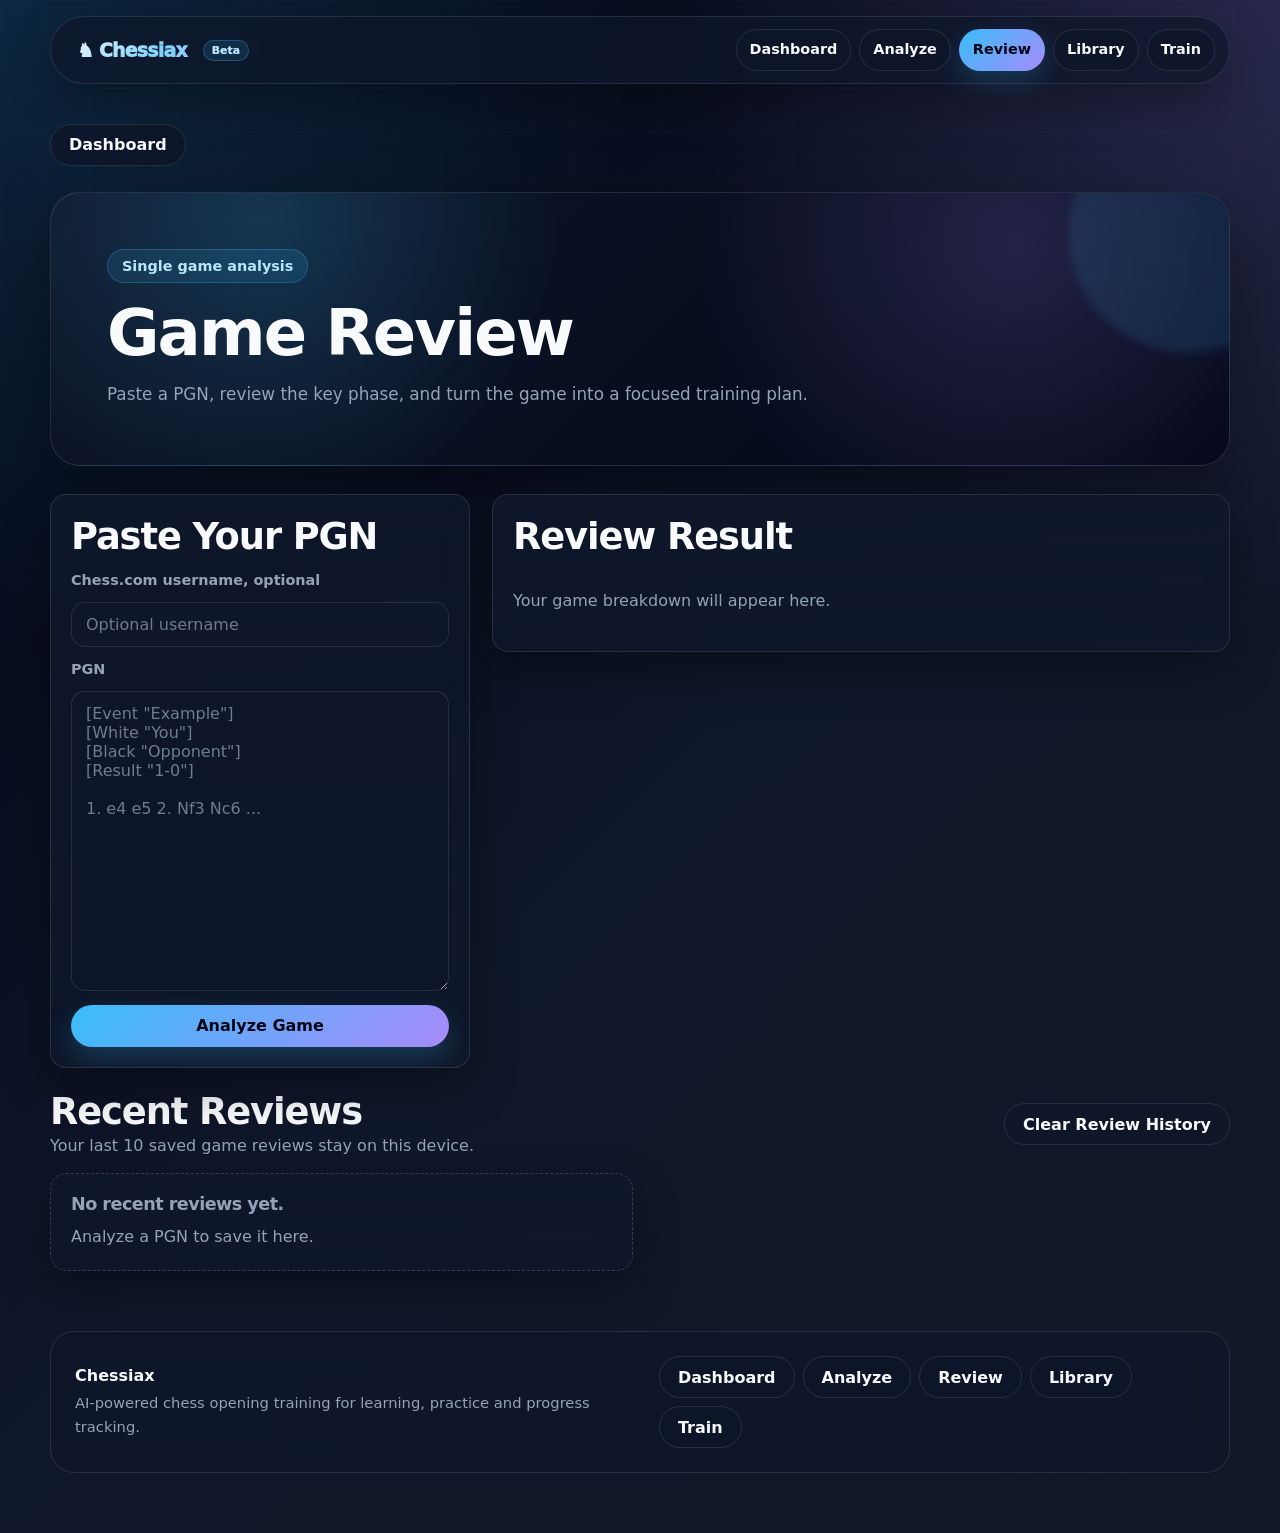
<file: review.html>
<!DOCTYPE html>
<html>

<div class="brand-bar">
    <div class="brand-logo" onclick="window.location.href='dashboard.html'">
        ♞ Chessiax <span class="beta-badge">Beta</span>
    </div>
    <div class="brand-links">
        <button onclick="window.location.href='dashboard.html'">Dashboard</button>
        <button onclick="window.location.href='profile.html'">Analyze</button>
        <button onclick="window.location.href='review.html'">Review</button>
        <button onclick="window.location.href='openings.html'">Library</button>
        <button onclick="window.location.href='tactics.html'">Train</button>
    </div>
</div>

<head>
    <meta name="viewport" content="width=device-width, initial-scale=1.0">
    <title>Game Review</title>
    <link rel="stylesheet" href="style.css">
</head>

<body>
    <div class="container">

        <button class="back-btn" onclick="window.location.href='dashboard.html'">Dashboard</button>

        <section class="page-hero review-hero">
            <div class="hero-badge">Single game analysis</div>
            <h1>Game Review</h1>
            <p>Paste a PGN, review the key phase, and turn the game into a focused training plan.</p>
        </section>

        <section class="review-layout">
            <div class="card review-input-card">
                <h2>Paste Your PGN</h2>
                <label for="reviewUsername">Chess.com username, optional</label>
                <input id="reviewUsername" type="text" placeholder="Optional username">

                <label for="pgnInput">PGN</label>
                <textarea id="pgnInput" placeholder='[Event "Example"]&#10;[White "You"]&#10;[Black "Opponent"]&#10;[Result "1-0"]&#10;&#10;1. e4 e5 2. Nf3 Nc6 ...'></textarea>

                <button id="analyzePgnButton" onclick="analyzePgn()">Analyze Game</button>
            </div>

            <div id="reviewResult" class="review-result">
                <div class="card">
                    <h2>Review Result</h2>
                    <p>Your game breakdown will appear here.</p>
                </div>
            </div>
        </section>

        <section class="review-history-section">
            <div class="review-history-header">
                <div>
                    <h2>Recent Reviews</h2>
                    <p>Your last 10 saved game reviews stay on this device.</p>
                </div>
                <button class="secondary-btn" onclick="clearReviewHistory()">Clear Review History</button>
            </div>
            <div id="reviewHistoryList" class="review-history-grid"></div>
        </section>

        <footer class="app-footer">
            <div>
                <strong>Chessiax</strong>
                <p>AI-powered chess opening training for learning, practice and progress tracking.</p>
            </div>

            <div class="footer-links">
                <button onclick="window.location.href='dashboard.html'">Dashboard</button>
                <button onclick="window.location.href='profile.html'">Analyze</button>
                <button onclick="window.location.href='review.html'">Review</button>
                <button onclick="window.location.href='openings.html'">Library</button>
                <button onclick="window.location.href='tactics.html'">Train</button>
            </div>
        </footer>

    </div>

    <script src="config.js"></script>

    <script>
        const SAVED_REVIEW_STORAGE_KEY = "chessiax_saved_game_review";
        const REVIEW_HISTORY_STORAGE_KEY = "chessiax_review_history";
        const COACH_NOTES_STORAGE_KEY = "chessiax_coach_notes";
        let currentReviewData = null;

        function escapeHtml(value) {
            return String(value ?? "")
                .replace(/&/g, "&amp;")
                .replace(/</g, "&lt;")
                .replace(/>/g, "&gt;")
                .replace(/"/g, "&quot;")
                .replace(/'/g, "&#039;");
        }

        function safeText(value, fallback = "Unknown") {
            const text = String(value ?? "").trim();
            return text || fallback;
        }

        function formatDateTime(value) {
            if (!value) {
                return "N/A";
            }

            const date = new Date(value);
            if (Number.isNaN(date.getTime())) {
                return "N/A";
            }

            return date.toLocaleString(undefined, {
                year: "numeric",
                month: "short",
                day: "numeric",
                hour: "2-digit",
                minute: "2-digit"
            });
        }

        function saveReview(pgn, username, data) {
            try {
                localStorage.setItem(
                    SAVED_REVIEW_STORAGE_KEY,
                    JSON.stringify({
                        pgn,
                        username,
                        data,
                        savedAt: new Date().toISOString()
                    })
                );
            } catch (error) {
                console.warn("Could not save game review", error);
            }
        }

        function getReviewHistory() {
            try {
                const saved = localStorage.getItem(REVIEW_HISTORY_STORAGE_KEY);
                const parsed = JSON.parse(saved || "[]");
                return Array.isArray(parsed)
                    ? parsed.filter(item => item && item.pgn && item.data && item.timestamp)
                    : [];
            } catch (error) {
                console.warn("Could not read review history", error);
                return [];
            }
        }

        function saveReviewHistory(history) {
            try {
                localStorage.setItem(REVIEW_HISTORY_STORAGE_KEY, JSON.stringify(history.slice(0, 10)));
            } catch (error) {
                console.warn("Could not save review history", error);
            }
        }

        function getCoachNotes() {
            try {
                const parsed = JSON.parse(localStorage.getItem(COACH_NOTES_STORAGE_KEY) || "[]");
                return Array.isArray(parsed)
                    ? parsed.filter(note => note && typeof note.text === "string" && note.timestamp)
                    : [];
            } catch (error) {
                console.warn("Could not read coach notes", error);
                return [];
            }
        }

        function saveCoachNotes(notes) {
            try {
                localStorage.setItem(COACH_NOTES_STORAGE_KEY, JSON.stringify(notes.slice(0, 50)));
            } catch (error) {
                console.warn("Could not save coach notes", error);
            }
        }

        function getReviewHistoryKey(pgn, data) {
            return [
                String(pgn || "").trim(),
                data?.white || "",
                data?.black || "",
                data?.result || "",
                data?.opening || "",
                data?.move_count || ""
            ].join("|");
        }

        function upsertReviewHistory(pgn, username, data, timestamp = new Date().toISOString()) {
            const history = getReviewHistory();
            const reviewKey = getReviewHistoryKey(pgn, data);
            const filteredHistory = history.filter(item => getReviewHistoryKey(item.pgn, item.data) !== reviewKey);
            const entry = {
                pgn,
                username,
                data,
                timestamp
            };
            saveReviewHistory([entry, ...filteredHistory].slice(0, 10));
            renderReviewHistory();
        }

        function getSavedReview() {
            try {
                const saved = localStorage.getItem(SAVED_REVIEW_STORAGE_KEY);
                if (!saved) {
                    return null;
                }

                const parsed = JSON.parse(saved);
                return parsed && parsed.data ? parsed : null;
            } catch (error) {
                console.warn("Could not read saved game review", error);
                return null;
            }
        }

        function clearSavedReview() {
            try {
                localStorage.removeItem(SAVED_REVIEW_STORAGE_KEY);
            } catch (error) {
                console.warn("Could not clear saved game review", error);
            }

            document.getElementById("reviewResult").innerHTML = `
                <div class="card">
                    <h2>Review Result</h2>
                    <p>Your game breakdown will appear here.</p>
                </div>
            `;
        }

        function openHistoryReview(index) {
            const entry = getReviewHistory()[index];
            if (!entry) {
                renderReviewHistory();
                return;
            }

            document.getElementById("pgnInput").value = entry.pgn || "";
            document.getElementById("reviewUsername").value = entry.username || "";
            saveReview(entry.pgn || "", entry.username || "", entry.data);
            renderReview(entry.data, entry.username || "", true);
        }

        function deleteHistoryReview(index) {
            const history = getReviewHistory();
            history.splice(index, 1);
            saveReviewHistory(history);
            renderReviewHistory();
        }

        function clearReviewHistory() {
            try {
                localStorage.removeItem(REVIEW_HISTORY_STORAGE_KEY);
            } catch (error) {
                console.warn("Could not clear review history", error);
            }

            renderReviewHistory();
        }

        function renderReviewHistory() {
            const history = getReviewHistory();
            const container = document.getElementById("reviewHistoryList");

            if (!history.length) {
                container.innerHTML = `
                    <div class="card review-history-empty">
                        <h3>No recent reviews yet.</h3>
                        <p>Analyze a PGN to save it here.</p>
                    </div>
                `;
                return;
            }

            container.innerHTML = history.map((entry, index) => {
                const data = entry.data || {};
                return `
                    <div class="card review-history-card">
                        <h3>${escapeHtml(safeText(data.white, "White"))} vs ${escapeHtml(safeText(data.black, "Black"))}</h3>
                        <p>Result: ${escapeHtml(safeText(data.result, "*"))}</p>
                        <p>Opening: ${escapeHtml(safeText(data.opening, "Unknown Opening"))}</p>
                        <p>Phase: ${escapeHtml(safeText(data.estimated_phase, "unknown"))}</p>
                        <p>Analyzed: ${escapeHtml(formatDateTime(entry.timestamp))}</p>
                        <div class="review-history-actions">
                            <button onclick="openHistoryReview(${index})">Open Review</button>
                            <button class="secondary-btn" onclick="deleteHistoryReview(${index})">Delete</button>
                        </div>
                    </div>
                `;
            }).join("");
        }

        function loadSavedReview() {
            const saved = getSavedReview();
            if (!saved) {
                return;
            }

            document.getElementById("pgnInput").value = saved.pgn || "";
            document.getElementById("reviewUsername").value = saved.username || "";
            upsertReviewHistory(saved.pgn || "", saved.username || "", saved.data, saved.savedAt || new Date().toISOString());
            renderReview(saved.data, saved.username || "", true);
        }

        function reviewAnotherGame() {
            const pgnInput = document.getElementById("pgnInput");
            pgnInput.value = "";
            document.getElementById("reviewResult").innerHTML = `
                <div class="card">
                    <h2>Review Result</h2>
                    <p>Your game breakdown will appear here.</p>
                </div>
            `;
            pgnInput.focus();
            pgnInput.scrollIntoView({ behavior: "smooth", block: "center" });
        }

        function renderTrainingActions(data, includeReviewAnother = false) {
            const training = Array.isArray(data.recommended_training) ? data.recommended_training : [];
            const opening = safeText(data.opening, "");
            const phase = String(data.estimated_phase || "").toLowerCase();
            const actions = [];

            if (
                opening &&
                opening !== "Unknown Opening" &&
                (
                    phase === "opening" ||
                    training.some(item => String(item).toLowerCase().includes("opening"))
                )
            ) {
                actions.push(`<a class="learn-btn study-link" href="opening.html?name=${encodeURIComponent(opening)}">Study Opening</a>`);
            }

            if (
                phase === "middlegame" ||
                training.some(item => String(item).toLowerCase().includes("tactics"))
            ) {
                actions.push(`<a class="learn-btn secondary-btn study-link" href="tactics.html">Train Tactics</a>`);
            }

            if (phase === "endgame") {
                actions.push(`<span class="module-soon-pill review-action-disabled">Endgame Training Coming Soon</span>`);
            }

            if (includeReviewAnother) {
                actions.push(`<button class="secondary-btn" onclick="reviewAnotherGame()">Review Another Game</button>`);
            }

            return actions.length > 0
                ? `<div class="review-actions">${actions.join("")}</div>`
                : "";
        }

        function renderReviewSection(title, subtitle, content, extraClass = "") {
            return `
                <section class="review-flow-section ${extraClass}">
                    <div class="review-section-heading">
                        <div>
                            <h2>${escapeHtml(title)}</h2>
                            ${subtitle ? `<p>${escapeHtml(subtitle)}</p>` : ""}
                        </div>
                    </div>
                    <div class="review-section-content">
                        ${content}
                    </div>
                </section>
            `;
        }

        function getSuggestedCoachNote(data) {
            const training = Array.isArray(data.recommended_training) ? data.recommended_training : [];
            const summary = safeText(data.coach_summary, "");
            const recommendation = training[0] ? ` Next: ${training[0]}` : "";
            const phase = safeText(data.estimated_phase, "");

            if (summary) {
                return `${summary}${recommendation}`.slice(0, 260);
            }

            return `Lesson learned: my critical phase was ${phase || "unclear"}. I should save one concrete training task from this game.`;
        }

        function renderCoachNoteArea(data) {
            return `
                <div class="card coach-note-card">
                    <h2>Save Coach Note</h2>
                    <p>Capture one lesson from this review so it shows up on your dashboard.</p>
                    <textarea id="reviewCoachNoteInput" class="coach-note-input">${escapeHtml(getSuggestedCoachNote(data))}</textarea>
                    <div class="coach-note-actions">
                        <button onclick="saveReviewCoachNote()">Save Note</button>
                        <span id="reviewCoachNoteStatus" class="coach-note-status"></span>
                    </div>
                </div>
            `;
        }

        function saveReviewCoachNote() {
            const input = document.getElementById("reviewCoachNoteInput");
            const status = document.getElementById("reviewCoachNoteStatus");
            const text = String(input?.value || "").trim();

            if (!text) {
                if (status) {
                    status.textContent = "Add a short lesson first.";
                }
                return;
            }

            const data = currentReviewData || {};
            const note = {
                text,
                source: "Game Review",
                timestamp: new Date().toISOString(),
                context: {
                    opening: data.opening || "",
                    estimated_phase: data.estimated_phase || ""
                }
            };

            saveCoachNotes([note, ...getCoachNotes()]);
            if (status) {
                status.textContent = "Saved to dashboard.";
            }
        }

        function renderEngineReview(data) {
            const engineReview = data && typeof data.engine_review === "object" ? data.engine_review : null;

            if (!engineReview) {
                return `
                    <div class="card review-detail-card review-future-card">
                        <h2>Engine Review</h2>
                        <p><strong>Coming soon</strong></p>
                        <ul class="review-training-list">
                            <li>Critical move detection</li>
                            <li>Evaluation swings</li>
                            <li>Blunder detection</li>
                            <li>More precise phase analysis</li>
                        </ul>
                        <p class="review-phase-note">Current phase estimate is based on game length, not engine evaluation.</p>
                    </div>
                `;
            }

            const criticalMove = engineReview.critical_move || engineReview.criticalMove;
            const evaluationSwing = engineReview.evaluation_swing || engineReview.evaluationSwing;
            const blunderSummary = engineReview.blunder_summary || engineReview.blunderSummary || engineReview.mistake_summary || engineReview.mistakeSummary;
            const engineRecommendation = engineReview.engine_recommendation || engineReview.engineRecommendation || engineReview.recommendation;

            return `
                <div class="card review-detail-card review-engine-card">
                    <h2>Engine Review</h2>
                    <div class="engine-review-grid">
                        <div>
                            <h3>Critical move</h3>
                            <p>${escapeHtml(safeText(criticalMove, "Not available"))}</p>
                        </div>
                        <div>
                            <h3>Evaluation swing</h3>
                            <p>${escapeHtml(safeText(evaluationSwing, "Not available"))}</p>
                        </div>
                        <div>
                            <h3>Blunder / mistake summary</h3>
                            <p>${escapeHtml(safeText(blunderSummary, "Not available"))}</p>
                        </div>
                        <div>
                            <h3>Engine recommendation</h3>
                            <p>${escapeHtml(safeText(engineRecommendation, "Not available"))}</p>
                        </div>
                    </div>
                    <p class="review-phase-note">Phase estimate may still be based on game length unless the backend provides engine-based phase data.</p>
                </div>
            `;
        }

        function renderReview(data, username, isSaved = false) {
            currentReviewData = data || {};
            const training = Array.isArray(data.recommended_training) ? data.recommended_training : [];
            const trainingActions = renderTrainingActions(data);
            const primaryActions = renderTrainingActions(data, true) || `<p class="review-phase-note">No direct training action is available yet. Use the summary below to choose your next review focus.</p>`;
            const playerResult = username
                ? `<div class="overview-card"><h3>Your result</h3><p>${escapeHtml(safeText(data.player_result, "Unknown"))}</p></div>`
                : "";
            const savedNote = isSaved
                ? `
                    <div class="saved-analysis-note review-saved-note">
                        <span>Showing your last saved game review</span>
                        <button class="secondary-btn clear-analysis-btn" onclick="clearSavedReview()">Clear saved review</button>
                    </div>
                `
                : "";
            const snapshot = `
                <div class="analysis-summary-grid review-summary-grid">
                    <div class="overview-card">
                        <h3>Players</h3>
                        <p>${escapeHtml(safeText(data.white))} vs ${escapeHtml(safeText(data.black))}</p>
                    </div>
                    <div class="overview-card">
                        <h3>Result</h3>
                        <p>${escapeHtml(safeText(data.result))}</p>
                    </div>
                    <div class="overview-card">
                        <h3>Opening</h3>
                        <p>${escapeHtml(safeText(data.opening, "Unknown Opening"))}</p>
                    </div>
                    <div class="overview-card">
                        <h3>ECO</h3>
                        <p>${escapeHtml(safeText(data.eco, "N/A"))}</p>
                    </div>
                    <div class="overview-card">
                        <h3>Move count</h3>
                        <p>${escapeHtml(safeText(data.move_count, "0"))}</p>
                    </div>
                    <div class="overview-card">
                        <h3>Estimated phase</h3>
                        <p>${escapeHtml(safeText(data.estimated_phase))}</p>
                    </div>
                    ${playerResult}
                </div>
            `;
            const coachSummary = `
                <div class="card review-detail-card review-coach-highlight">
                    <p>${escapeHtml(safeText(data.coach_summary, "No coach summary available."))}</p>
                    <p class="review-phase-note">Phase estimate is based on game length, not engine evaluation. Engine-based critical moment detection is coming soon.</p>
                </div>
            `;
            const recommendedActions = `
                <div class="card review-detail-card review-actions-card">
                    ${primaryActions}
                </div>
            `;
            const recommendedTraining = `
                <div class="card review-detail-card">
                    ${
                        training.length > 0
                            ? `<ul class="review-training-list">${training.map(item => `<li>${escapeHtml(item)}</li>`).join("")}</ul>`
                            : `<p>No specific training recommendation yet.</p>`
                    }
                    ${trainingActions}
                </div>
            `;

            document.getElementById("reviewResult").innerHTML = `
                <div class="review-stack">
                    ${savedNote}
                    ${renderReviewSection("Game Snapshot", "A quick scan of the game metadata and estimated critical phase.", snapshot, "review-snapshot-section")}
                    ${renderReviewSection("Coach Summary", "The main takeaway from this PGN review.", coachSummary, "review-coach-section")}
                    ${renderReviewSection("Recommended Actions", "One or two useful next steps from this game.", recommendedActions, "review-actions-section")}
                    ${renderReviewSection("Recommended Training", "Supporting study ideas generated from the review.", recommendedTraining, "review-training-section")}
                    ${renderEngineReview(data)}
                    ${renderCoachNoteArea(data)}
                </div>
            `;
        }

        async function analyzePgn() {
            const pgn = document.getElementById("pgnInput").value.trim();
            const username = document.getElementById("reviewUsername").value.trim();
            const resultDiv = document.getElementById("reviewResult");
            const button = document.getElementById("analyzePgnButton");

            if (!pgn) {
                resultDiv.innerHTML = `
                    <div class="card">
                        <h2>PGN required</h2>
                        <p>Please paste a PGN before analyzing.</p>
                    </div>
                `;
                return;
            }

            button.disabled = true;
            button.textContent = "Analyzing...";
            resultDiv.innerHTML = `
                <div class="card loading-card">
                    <div class="loader"></div>
                    <h2>Analyzing game...</h2>
                    <p>Reading PGN tags, move count, phase, and training targets.</p>
                </div>
            `;

            try {
                const response = await fetch(`${API_BASE_URL}/analyze_pgn`, {
                    method: "POST",
                    headers: {
                        "Content-Type": "application/json"
                    },
                    body: JSON.stringify({ pgn, username })
                });
                const data = await response.json();

                if (!response.ok || data.error) {
                    resultDiv.innerHTML = `
                        <div class="card">
                            <h2>Error</h2>
                            <p>${escapeHtml(data.error || "Could not analyze this PGN.")}</p>
                        </div>
                    `;
                    return;
                }

                saveReview(pgn, username, data);
                upsertReviewHistory(pgn, username, data);
                renderReview(data, username);
            } catch (error) {
                console.error(error);
                resultDiv.innerHTML = `
                    <div class="card">
                        <h2>Error</h2>
                        <p>Failed to analyze this PGN.</p>
                    </div>
                `;
            } finally {
                button.disabled = false;
                button.textContent = "Analyze Game";
            }
        }

        function setActiveNav() {
            const buttons = document.querySelectorAll(".brand-links button");
            buttons.forEach(button => {
                if (button.textContent.trim().toLowerCase() === "review") {
                    button.classList.add("active-nav");
                }
            });
        }

        setActiveNav();
        loadSavedReview();
        renderReviewHistory();
    </script>
</body>

</html>
</file>
<file: style.css>
:root {
    --bg-main: #020617;
    --bg-panel: #0f172a;
    --bg-card: rgba(15, 23, 42, 0.86);
    --bg-card-hover: rgba(30, 41, 59, 0.95);

    --text-main: #f8fafc;
    --text-muted: #94a3b8;

    --accent: #38bdf8;
    --accent-2: #a78bfa;
    --accent-3: #22c55e;
    --danger: #ef4444;
    --warning: #f59e0b;

    --border-soft: rgba(148, 163, 184, 0.18);
    --shadow-soft: 0 20px 45px rgba(0, 0, 0, 0.35);
    --radius-xl: 22px;
    --radius-lg: 16px;
    --radius-md: 12px;
}

* {
    box-sizing: border-box;
}

html {
    scroll-behavior: smooth;
}

body {
    margin: 0;
    min-height: 100vh;
    font-family: Inter, system-ui, -apple-system, BlinkMacSystemFont, "Segoe UI", sans-serif;
    background:
        radial-gradient(circle at top left, rgba(56, 189, 248, 0.18), transparent 32%),
        radial-gradient(circle at top right, rgba(167, 139, 250, 0.16), transparent 30%),
        linear-gradient(135deg, #020617 0%, #0f172a 52%, #111827 100%);
    color: var(--text-main);
}

body::before {
    content: "";
    position: fixed;
    inset: 0;
    pointer-events: none;
    background-image:
        linear-gradient(rgba(255,255,255,0.035) 1px, transparent 1px),
        linear-gradient(90deg, rgba(255,255,255,0.035) 1px, transparent 1px);
    background-size: 44px 44px;
    mask-image: linear-gradient(to bottom, rgba(0,0,0,0.5), transparent 75%);
    z-index: -1;
}

.container {
    width: min(1180px, calc(100% - 32px));
    margin: 0 auto;
    padding: 28px 0 60px;
}

h1, h2, h3, h4 {
    letter-spacing: -0.03em;
}

h1 {
    font-size: clamp(2.2rem, 5vw, 4.5rem);
    line-height: 1;
    margin: 18px 0 14px;
}

h2 {
    font-size: clamp(1.6rem, 3vw, 2.3rem);
}

h3 {
    font-size: 1.1rem;
}

p {
    color: var(--text-muted);
    line-height: 1.65;
}

.subtitle {
    color: var(--text-muted);
    font-size: 1.05rem;
    max-width: 760px;
    margin: 8px auto 18px;
    text-align: center;
}

.card,
.meta-card,
.preview-card,
.opening-info-card,
.onboarding-card,
.continue-learning-card {
    background: linear-gradient(180deg, rgba(15, 23, 42, 0.92), rgba(15, 23, 42, 0.72));
    border: 1px solid var(--border-soft);
    border-radius: var(--radius-lg);
    padding: 20px;
    box-shadow: var(--shadow-soft);
    backdrop-filter: blur(14px);
    transition: transform 0.22s ease, border-color 0.22s ease, background 0.22s ease;
}

.card:hover,
.meta-card:hover,
.preview-card:hover,
.opening-info-card:hover,
.onboarding-card:hover,
.continue-learning-card:hover {
    transform: translateY(-4px);
    border-color: rgba(56, 189, 248, 0.38);
    background: var(--bg-card-hover);
}

button,
.learn-btn,
.back-btn {
    border: 0;
    cursor: pointer;
    border-radius: 999px;
    padding: 11px 18px;
    font-weight: 700;
    color: #020617;
    background: linear-gradient(135deg, var(--accent), var(--accent-2));
    box-shadow: 0 12px 28px rgba(56, 189, 248, 0.22);
    transition: transform 0.18s ease, box-shadow 0.18s ease, filter 0.18s ease;
}

button:hover,
.learn-btn:hover,
.back-btn:hover {
    transform: translateY(-2px);
    filter: brightness(1.08);
    box-shadow: 0 18px 35px rgba(56, 189, 248, 0.32);
}

button:disabled {
    opacity: 0.45;
    cursor: not-allowed;
    transform: none;
    box-shadow: none;
}

input,
textarea,
select {
    background: rgba(15, 23, 42, 0.92);
    color: var(--text-main);
    border: 1px solid var(--border-soft);
    border-radius: 14px;
    padding: 12px 14px;
    outline: none;
    transition: border-color 0.18s ease, box-shadow 0.18s ease;
}

input:focus,
textarea:focus,
select:focus {
    border-color: rgba(56, 189, 248, 0.75);
    box-shadow: 0 0 0 4px rgba(56, 189, 248, 0.12);
}

textarea {
    min-height: 260px;
    resize: vertical;
    font: inherit;
    line-height: 1.5;
}

.section-title {
    margin-top: 34px;
    margin-bottom: 18px;
    text-align: center;
}

.back-btn {
    background: rgba(15, 23, 42, 0.82);
    color: var(--text-main);
    border: 1px solid var(--border-soft);
    box-shadow: none;
    margin-right: 10px;
}

.home-hero {
    position: relative;
    overflow: hidden;
    width: 100%;
    max-width: 1180px;
    margin: 28px auto 34px;
    padding: clamp(32px, 6vw, 72px);
    text-align: center;
    border-radius: 30px;
    border: 1px solid var(--border-soft);
    background:
        radial-gradient(circle at 20% 10%, rgba(56, 189, 248, 0.25), transparent 32%),
        radial-gradient(circle at 80% 20%, rgba(167, 139, 250, 0.22), transparent 32%),
        linear-gradient(135deg, rgba(15, 23, 42, 0.95), rgba(2, 6, 23, 0.95));
    box-shadow: 0 30px 80px rgba(0, 0, 0, 0.42);
}

.home-hero::after {
    content: "♞";
    position: absolute;
    right: 42px;
    bottom: -44px;
    font-size: 12rem;
    opacity: 0.055;
    transform: rotate(-10deg);
}

.hero-badge {
    display: inline-flex;
    align-items: center;
    gap: 8px;
    padding: 8px 14px;
    margin-bottom: 18px;
    border-radius: 999px;
    color: #bae6fd;
    background: rgba(56, 189, 248, 0.12);
    border: 1px solid rgba(56, 189, 248, 0.26);
    font-size: 0.9rem;
    font-weight: 700;
}

.home-hero h1 {
    max-width: 900px;
    margin: 0 auto 18px;
}

.home-hero p {
    max-width: 720px;
    margin: 0 auto 26px;
    font-size: 1.08rem;
}

.home-hero-actions {
    display: flex;
    justify-content: center;
    gap: 14px;
    flex-wrap: wrap;
}

.landing-section {
    display: grid;
    gap: 18px;
    max-width: 1180px;
    margin: 0 auto 34px;
}

.landing-section-heading {
    text-align: center;
}

.landing-section-heading h2,
.landing-section-heading p,
.onboarding-card h3,
.onboarding-card p,
.home-card h2,
.home-card p {
    margin: 0;
}

.landing-section-heading p {
    margin-top: 8px;
}

.onboarding-grid {
    display: grid;
    grid-template-columns: repeat(3, minmax(0, 1fr));
    gap: 18px;
}

.onboarding-card,
.home-card {
    display: grid;
    gap: 12px;
    align-content: start;
}

.step-pill {
    display: inline-flex;
    align-items: center;
    justify-content: center;
    width: 34px;
    height: 34px;
    border-radius: 999px;
    color: #020617;
    background: linear-gradient(135deg, var(--accent), var(--accent-2));
    font-weight: 900;
}

.landing-feature-grid {
    grid-template-columns: repeat(5, minmax(0, 1fr));
}

.secondary-btn {
    background: rgba(15, 23, 42, 0.75);
    color: var(--text-main);
    border: 1px solid var(--border-soft);
    box-shadow: none;
}

.finder-hero {
    width: 100%;
    max-width: 920px;
    margin: 38px auto 30px;
    padding: 38px;
    text-align: center;
    border-radius: 28px;
    background:
        radial-gradient(circle at top left, rgba(34, 197, 94, 0.16), transparent 36%),
        linear-gradient(145deg, rgba(15, 23, 42, 0.94), rgba(2, 6, 23, 0.94));
    border: 1px solid var(--border-soft);
    box-shadow: var(--shadow-soft);
}

.finder-hero h1 {
    margin-top: 0;
}

.finder-input {
    display: flex;
    justify-content: center;
    gap: 12px;
    margin-top: 22px;
    flex-wrap: wrap;
}

.finder-input input {
    min-width: 240px;
    font-size: 1rem;
}

.results-container {
    margin-top: 30px;
}

.results-row {
    display: grid;
    grid-template-columns: 0.9fr 1.3fr;
    gap: 20px;
    align-items: start;
}

.results-col {
    display: flex;
    flex-direction: column;
    gap: 16px;
}

#recommendations {
    display: grid;
    grid-template-columns: 1fr;
    gap: 16px;
}

.avoid-row {
    margin-top: 24px;
}

#avoidOpenings {
    display: grid;
    grid-template-columns: repeat(3, 1fr);
    gap: 16px;
}

.ai-insight {
    border-color: rgba(167, 139, 250, 0.28);
}

@media (max-width: 900px) {
    .results-row {
        grid-template-columns: 1fr;
    }

    #avoidOpenings {
        grid-template-columns: 1fr;
    }
}

.home-grid,
.library-grid,
#openingsContainer,
#relatedOpenings {
    display: grid;
    grid-template-columns: repeat(3, 1fr);
    gap: 18px;
}

.opening-card,
.library-card {
    position: relative;
    overflow: hidden;
}

.opening-card::before,
.library-card::before,
.card::before {
    content: "";
    position: absolute;
    inset: 0;
    background: linear-gradient(135deg, rgba(56, 189, 248, 0.08), transparent 35%);
    pointer-events: none;
    opacity: 0;
    transition: opacity 0.22s ease;
}

.opening-card:hover::before,
.library-card:hover::before,
.card:hover::before {
    opacity: 1;
}

@media (max-width: 1000px) {
    .onboarding-grid,
    .home-grid,
    .library-grid,
    #openingsContainer,
    #relatedOpenings {
        grid-template-columns: repeat(2, 1fr);
    }
}

@media (max-width: 650px) {
    .onboarding-grid,
    .home-grid,
    .library-grid,
    #openingsContainer,
    #relatedOpenings {
        grid-template-columns: 1fr;
    }
}

.board-section {
    display: grid;
    grid-template-columns: minmax(320px, 480px) 1fr;
    gap: 22px;
    align-items: start;
    margin-top: 28px;
}

#board {
    border-radius: 18px;
    overflow: hidden;
    box-shadow: 0 24px 55px rgba(0, 0, 0, 0.38);
    border: 1px solid var(--border-soft);
    touch-action: none;
    overscroll-behavior: contain;
    -webkit-user-select: none;
    user-select: none;
}

#board .board-b72b1,
#board .square-55d63,
#board .piece-417db,
#board img,
.piece-417db {
    touch-action: none;
    -webkit-user-select: none;
    user-select: none;
    -webkit-user-drag: none;
}

.move-controls,
.practice-controls,
.opening-actions {
    display: flex;
    flex-wrap: wrap;
    gap: 10px;
    margin-top: 16px;
}

.study-status,
.practice-box,
.move-list {
    background: rgba(15, 23, 42, 0.74);
    border: 1px solid var(--border-soft);
    border-radius: var(--radius-lg);
    padding: 18px;
    box-shadow: var(--shadow-soft);
}

.practice-box {
    margin-top: 20px;
}

.practice-score {
    display: grid;
    grid-template-columns: repeat(3, 1fr);
    gap: 12px;
    margin: 16px 0;
}

.practice-score p {
    margin: 0;
    padding: 12px;
    border-radius: 14px;
    background: rgba(2, 6, 23, 0.42);
    border: 1px solid var(--border-soft);
    text-align: center;
}

.practice-input-group {
    display: flex;
    gap: 10px;
    margin-top: 14px;
}

.practice-input-group input {
    flex: 1;
}

.practice-status {
    padding: 12px 14px;
    border-radius: 14px;
    background: rgba(2, 6, 23, 0.45);
    border: 1px solid var(--border-soft);
}

.practice-input-hint {
    margin: 8px 0 12px;
    font-size: 0.9rem;
}

.success-status {
    color: #86efac;
    border-color: rgba(34, 197, 94, 0.35);
}

.error-status {
    color: #fca5a5;
    border-color: rgba(239, 68, 68, 0.35);
}

.info-status {
    color: #93c5fd;
    border-color: rgba(59, 130, 246, 0.35);
}

.complete-status {
    color: #c4b5fd;
    border-color: rgba(167, 139, 250, 0.4);
}

.move-table {
    display: grid;
    gap: 6px;
}

.move-row {
    display: grid;
    grid-template-columns: 50px 1fr 1fr;
    gap: 8px;
    align-items: center;
}

.move-row > div {
    padding: 9px 10px;
    border-radius: 10px;
    background: rgba(2, 6, 23, 0.38);
}

.move-header > div {
    color: var(--text-muted);
    font-weight: 700;
}

.move-cell {
    cursor: pointer;
    transition: background 0.18s ease, color 0.18s ease;
}

.move-cell:hover {
    background: rgba(56, 189, 248, 0.14);
    color: #e0f2fe;
}

.active-move {
    background: rgba(56, 189, 248, 0.22) !important;
    color: #bae6fd;
}

@media (max-width: 950px) {
    .board-section {
        grid-template-columns: 1fr;
    }

    #board {
        width: min(100%, 450px) !important;
        margin: 0 auto;
    }
}

@media (max-width: 550px) {
    .practice-score {
        grid-template-columns: 1fr;
    }

    .practice-input-group {
        flex-direction: column;
    }
}

.opening-meta {
    display: grid;
    grid-template-columns: repeat(5, 1fr);
    gap: 14px;
    margin: 22px 0;
}

.meta-card {
    text-align: center;
    padding: 16px;
}

.meta-card h3 {
    color: var(--text-muted);
    font-size: 0.78rem;
    text-transform: uppercase;
    letter-spacing: 0.08em;
    margin: 0 0 8px;
}

.meta-card p {
    margin: 0;
    color: var(--text-main);
    font-weight: 800;
}

.opening-preview,
.opening-info,
.opening-actions {
    margin: 18px 0;
}

@media (max-width: 900px) {
    .opening-meta {
        grid-template-columns: repeat(2, 1fr);
    }
}

@media (max-width: 520px) {
    .opening-meta {
        grid-template-columns: 1fr;
    }
}

.badge-row,
.pill-row {
    display: flex;
    flex-wrap: wrap;
    gap: 8px;
    margin: 12px 0;
}

.badge,
.pill {
    display: inline-flex;
    align-items: center;
    gap: 6px;
    padding: 6px 10px;
    border-radius: 999px;
    font-size: 0.78rem;
    font-weight: 800;
    color: #dbeafe;
    background: rgba(56, 189, 248, 0.12);
    border: 1px solid rgba(56, 189, 248, 0.22);
}

.badge.eco {
    color: #bae6fd;
    background: rgba(14, 165, 233, 0.12);
    border-color: rgba(14, 165, 233, 0.28);
}

.badge.level {
    color: #c4b5fd;
    background: rgba(167, 139, 250, 0.12);
    border-color: rgba(167, 139, 250, 0.28);
}

.badge.style {
    color: #bbf7d0;
    background: rgba(34, 197, 94, 0.12);
    border-color: rgba(34, 197, 94, 0.28);
}

.badge.color {
    color: #fde68a;
    background: rgba(245, 158, 11, 0.12);
    border-color: rgba(245, 158, 11, 0.28);
}

.card-description {
    margin: 12px 0 16px;
    color: var(--text-muted);
    font-size: 0.94rem;
}

.card-footer {
    display: flex;
    justify-content: space-between;
    align-items: center;
    gap: 12px;
    margin-top: 16px;
}

.card-footer button {
    white-space: nowrap;
}

.muted-small {
    color: var(--text-muted);
    font-size: 0.82rem;
    line-height: 1.4;
}

.library-mastery {
    display: grid;
    gap: 8px;
    padding: 12px;
    border: 1px solid var(--border-soft);
    border-radius: 12px;
    background: rgba(15, 23, 42, 0.5);
}

.library-mastery-empty {
    color: var(--text-muted);
    font-size: 0.9rem;
}

.library-mastery-top,
.library-mastery-meta,
.library-card-actions {
    display: flex;
    align-items: center;
    gap: 8px;
    flex-wrap: wrap;
}

.library-mastery-top {
    justify-content: space-between;
}

.library-mastery-top strong {
    color: var(--accent);
}

.library-mastery-meta {
    color: var(--text-muted);
    font-size: 0.86rem;
}

.library-due-badge {
    width: fit-content;
    padding: 5px 8px;
    border-radius: 999px;
    color: #fbbf24;
    background: rgba(251, 191, 36, 0.12);
    border: 1px solid rgba(251, 191, 36, 0.25);
    font-size: 0.78rem;
    font-weight: 800;
}

.glow-text {
    background: linear-gradient(135deg, var(--accent), var(--accent-2));
    -webkit-background-clip: text;
    -webkit-text-fill-color: transparent;
}

.filter-panel {
    width: 100%;
    margin: 28px 0;
    padding: 22px;
    border-radius: 24px;
    background:
        radial-gradient(circle at top left, rgba(56, 189, 248, 0.12), transparent 32%),
        rgba(15, 23, 42, 0.78);
    border: 1px solid var(--border-soft);
    box-shadow: var(--shadow-soft);
    backdrop-filter: blur(16px);
}

.filter-header {
    display: flex;
    justify-content: space-between;
    align-items: end;
    gap: 16px;
    margin-bottom: 18px;
}

.filter-header h2 {
    margin: 0 0 6px;
}

.filter-header p {
    margin: 0;
}

.filter-grid {
    display: grid;
    grid-template-columns: repeat(4, 1fr);
    gap: 12px;
}

.filter-grid input,
.filter-grid select {
    width: 100%;
}

@media (max-width: 950px) {
    .filter-grid {
        grid-template-columns: repeat(2, 1fr);
    }
}

@media (max-width: 560px) {
    .filter-grid {
        grid-template-columns: 1fr;
    }
}

.stat-card,
.overview-card {
    position: relative;
    overflow: hidden;
    padding: 20px;
    border-radius: 20px;
    background:
        linear-gradient(180deg, rgba(15, 23, 42, 0.94), rgba(15, 23, 42, 0.7));
    border: 1px solid var(--border-soft);
    box-shadow: var(--shadow-soft);
}

.stat-card::after,
.overview-card::after {
    content: "";
    position: absolute;
    right: -28px;
    bottom: -28px;
    width: 90px;
    height: 90px;
    border-radius: 999px;
    background: rgba(56, 189, 248, 0.12);
}

.stat-card h3,
.overview-card h3 {
    margin: 0 0 8px;
    color: var(--text-muted);
    font-size: 0.82rem;
    text-transform: uppercase;
    letter-spacing: 0.08em;
}

.stat-card p,
.overview-card p {
    margin: 0;
    color: var(--text-main);
    font-size: 1.7rem;
    font-weight: 900;
}

.loading-card {
    text-align: center;
}

.loader {
    width: 34px;
    height: 34px;
    margin: 4px auto 14px;
    border-radius: 999px;
    border: 3px solid rgba(148, 163, 184, 0.2);
    border-top-color: var(--accent);
    animation: spin 0.85s linear infinite;
}

@keyframes spin {
    to {
        transform: rotate(360deg);
    }
}

.home-hero,
.finder-hero,
.filter-panel,
.card {
    animation: fadeUp 0.45s ease both;
}

@keyframes fadeUp {
    from {
        opacity: 0;
        transform: translateY(14px);
    }

    to {
        opacity: 1;
        transform: translateY(0);
    }
}

::-webkit-scrollbar {
    width: 10px;
}

::-webkit-scrollbar-track {
    background: #020617;
}

::-webkit-scrollbar-thumb {
    background: rgba(148, 163, 184, 0.35);
    border-radius: 999px;
}

::-webkit-scrollbar-thumb:hover {
    background: rgba(56, 189, 248, 0.45);
}

.brand-bar {
    position: sticky;
    top: 16px;
    z-index: 50;
    width: 100%;
    max-width: 1180px;
    margin: 0 auto 28px;
    padding: 12px 14px;
    display: flex;
    justify-content: space-between;
    align-items: center;
    gap: 16px;
    border: 1px solid var(--border-soft);
    border-radius: 999px;
    background: rgba(15, 23, 42, 0.72);
    backdrop-filter: blur(18px);
    box-shadow: 0 18px 44px rgba(0, 0, 0, 0.28);
}

.brand-logo {
    display: flex;
    align-items: center;
    gap: 8px;
    padding: 8px 12px;
    font-weight: 950;
    letter-spacing: -0.04em;
    font-size: 1.18rem;
    cursor: pointer;
    background: linear-gradient(135deg, #f8fafc, #7dd3fc, #c4b5fd);
    -webkit-background-clip: text;
    -webkit-text-fill-color: transparent;
}

.brand-links {
    display: flex;
    gap: 8px;
    flex-wrap: wrap;
}

.brand-links button {
    padding: 8px 13px;
    background: transparent;
    color: var(--text-muted);
    border: 1px solid transparent;
    box-shadow: none;
    font-size: 0.9rem;
}

.brand-links button:hover {
    color: var(--text-main);
    border-color: var(--border-soft);
    background: rgba(255, 255, 255, 0.055);
}

.brand-links button.active-nav {
    color: #020617;
    background: linear-gradient(135deg, var(--accent), var(--accent-2));
    border-color: transparent;
}

@media (max-width: 700px) {
    .brand-bar {
        position: relative;
        top: 0;
        border-radius: 24px;
        flex-direction: column;
    }

    .brand-links {
        justify-content: center;
    }
}

.page-hero {
    position: relative;
    overflow: hidden;
    width: 100%;
    max-width: 1180px;
    margin: 26px auto 28px;
    padding: clamp(28px, 5vw, 56px);
    border-radius: 30px;
    border: 1px solid var(--border-soft);
    background:
        radial-gradient(circle at 18% 10%, rgba(56, 189, 248, 0.2), transparent 30%),
        radial-gradient(circle at 82% 20%, rgba(167, 139, 250, 0.18), transparent 32%),
        linear-gradient(135deg, rgba(15, 23, 42, 0.94), rgba(2, 6, 23, 0.94));
    box-shadow: 0 28px 70px rgba(0, 0, 0, 0.38);
}

.page-hero::after {
    content: "";
    position: absolute;
    right: -80px;
    top: -80px;
    width: 240px;
    height: 240px;
    border-radius: 999px;
    background: rgba(56, 189, 248, 0.12);
    filter: blur(4px);
}

.page-hero h1 {
    max-width: 820px;
    margin: 0 0 16px;
}

.page-hero p {
    max-width: 720px;
    margin: 0;
    font-size: 1.05rem;
}

.library-hero::before {
    content: "♜";
    position: absolute;
    right: 42px;
    bottom: -46px;
    font-size: 12rem;
    opacity: 0.05;
}

.finder-hero {
    position: relative;
    overflow: hidden;
}

.finder-hero::after {
    content: "♛";
    position: absolute;
    right: 36px;
    bottom: -48px;
    font-size: 11rem;
    opacity: 0.055;
    transform: rotate(8deg);
}

.study-hero::before {
    content: "♞";
    position: absolute;
    right: 42px;
    bottom: -48px;
    font-size: 12rem;
    opacity: 0.055;
    transform: rotate(-12deg);
}

.study-hero .opening-actions {
    margin-top: 22px;
}

.profile-hero::before {
    content: "♚";
    position: absolute;
    right: 42px;
    bottom: -48px;
    font-size: 12rem;
    opacity: 0.055;
}

.game-analysis-section {
    margin-top: 22px;
}

.profile-result {
    display: grid;
    gap: 18px;
}

.profile-input-card {
    display: flex;
    align-items: center;
    gap: 12px;
    padding: 14px;
    border: 1px solid var(--border-soft);
    border-radius: var(--radius-lg);
    background: rgba(15, 23, 42, 0.68);
    box-shadow: var(--shadow-soft);
}

.profile-input-card input {
    flex: 1 1 auto;
}

.profile-flow-section {
    display: grid;
    gap: 14px;
}

.profile-section-heading {
    display: flex;
    align-items: end;
    justify-content: space-between;
    gap: 18px;
    margin-top: 8px;
}

.profile-section-heading h2,
.profile-section-heading p {
    margin: 0;
}

.profile-section-heading h2 {
    font-size: 1.35rem;
}

.profile-section-heading p {
    max-width: 620px;
    color: var(--text-muted);
}

.profile-section-content {
    display: grid;
    gap: 16px;
}

.profile-snapshot-card {
    display: grid;
    gap: 16px;
}

.profile-snapshot-main {
    display: flex;
    align-items: center;
    gap: 16px;
}

.profile-snapshot-main h2,
.profile-snapshot-main p {
    margin: 0;
}

.profile-snapshot-main p {
    margin-top: 5px;
    color: var(--text-muted);
}

.profile-stat-grid,
.profile-insight-grid {
    display: grid;
    grid-template-columns: repeat(3, minmax(0, 1fr));
    gap: 14px;
}

.profile-insight-grid {
    grid-template-columns: repeat(2, minmax(0, 1fr));
}

.profile-stat-grid .overview-card span {
    color: var(--text-muted);
    font-size: 0.9rem;
}

.profile-insight-card {
    display: grid;
    gap: 8px;
}

.profile-insight-card h2,
.profile-insight-card p {
    margin: 0;
}

.suggested-opening {
    padding: 18px 0 22px;
    border-bottom: 1px solid var(--border-soft);
}

.suggested-opening:first-of-type {
    padding-top: 6px;
}

.suggested-opening:last-child {
    padding-bottom: 2px;
    border-bottom: 0;
}

.suggested-opening h3 {
    margin-bottom: 10px;
}

.suggested-opening p {
    margin: 7px 0;
}

.suggested-opening .learn-btn {
    margin-top: 14px;
    margin-bottom: 4px;
}

.game-analysis-action {
    display: flex;
    justify-content: space-between;
    align-items: center;
    gap: 18px;
}

.game-analysis-action h2,
.game-analysis-action p {
    margin: 0;
}

.game-analysis-action p {
    margin-top: 6px;
}

.opening-performance {
    display: grid;
    gap: 22px;
    margin-top: 18px;
}

.saved-analysis-note {
    display: flex;
    justify-content: space-between;
    align-items: center;
    gap: 14px;
    margin-top: 18px;
    padding: 12px 14px;
    border-radius: var(--radius-md);
    color: var(--text-muted);
    background: rgba(15, 23, 42, 0.68);
    border: 1px solid var(--border-soft);
}

.saved-analysis-note strong {
    color: var(--text-main);
}

.clear-analysis-btn {
    flex: 0 0 auto;
    padding: 8px 12px;
    font-size: 0.82rem;
}

.analysis-summary-grid,
.family-card-grid,
.study-plan-grid {
    display: grid;
    grid-template-columns: repeat(4, minmax(0, 1fr));
    gap: 14px;
}

.analysis-block h2 {
    margin: 8px 0 14px;
}

.game-phase-block {
    display: grid;
    gap: 14px;
}

.phase-summary-grid,
.phase-card-grid {
    display: grid;
    gap: 14px;
}

.phase-summary-grid {
    grid-template-columns: repeat(5, minmax(0, 1fr));
}

.phase-card-grid {
    grid-template-columns: repeat(3, minmax(0, 1fr));
}

.phase-summary-card,
.phase-card {
    padding: 16px;
    border-radius: var(--radius-lg);
    border: 1px solid var(--border-soft);
    background: rgba(15, 23, 42, 0.72);
    box-shadow: var(--shadow-soft);
}

.phase-summary-card h3,
.phase-card h3,
.phase-card p {
    margin: 0;
}

.phase-summary-card h3 {
    color: var(--text-muted);
    font-size: 0.78rem;
    text-transform: uppercase;
    letter-spacing: 0;
}

.phase-summary-card p {
    margin-top: 10px;
    color: var(--text-main);
    font-size: 1.45rem;
    font-weight: 900;
}

.phase-card {
    display: grid;
    gap: 12px;
}

.phase-card-header {
    display: flex;
    justify-content: space-between;
    align-items: start;
    gap: 12px;
}

.phase-card-header span {
    flex: 0 0 auto;
    padding: 5px 9px;
    border-radius: 999px;
    font-size: 0.72rem;
    font-weight: 900;
}

.phase-card p {
    color: var(--text-muted);
}

.phase-status-warning {
    border-color: rgba(239, 68, 68, 0.36);
}

.phase-status-warning .phase-card-header span {
    color: #fecaca;
    background: rgba(239, 68, 68, 0.13);
    border: 1px solid rgba(239, 68, 68, 0.32);
}

.phase-status-success {
    border-color: rgba(34, 197, 94, 0.34);
}

.phase-status-success .phase-card-header span {
    color: #bbf7d0;
    background: rgba(34, 197, 94, 0.12);
    border: 1px solid rgba(34, 197, 94, 0.3);
}

.phase-status-info {
    border-color: rgba(59, 130, 246, 0.34);
}

.phase-status-info .phase-card-header span {
    color: #bfdbfe;
    background: rgba(59, 130, 246, 0.12);
    border: 1px solid rgba(59, 130, 246, 0.3);
}

.family-card {
    padding: 18px;
    border-radius: var(--radius-lg);
    border: 1px solid var(--border-soft);
    background: rgba(15, 23, 42, 0.72);
    box-shadow: var(--shadow-soft);
}

.family-card-header {
    display: flex;
    justify-content: space-between;
    gap: 12px;
    align-items: start;
}

.family-card h3 {
    margin: 0;
}

.confidence-pill {
    flex: 0 0 auto;
    padding: 5px 9px;
    border-radius: 999px;
    color: #c4b5fd;
    background: rgba(167, 139, 250, 0.12);
    border: 1px solid rgba(167, 139, 250, 0.28);
    font-size: 0.72rem;
    font-weight: 900;
    text-transform: capitalize;
}

.confidence-low {
    color: #fed7aa;
    background: rgba(245, 158, 11, 0.14);
    border-color: rgba(245, 158, 11, 0.38);
}

.confidence-medium {
    color: #c4b5fd;
    background: rgba(167, 139, 250, 0.12);
    border-color: rgba(167, 139, 250, 0.3);
}

.confidence-high {
    color: #bbf7d0;
    background: rgba(34, 197, 94, 0.12);
    border-color: rgba(34, 197, 94, 0.34);
}

.family-score {
    margin: 14px 0 10px;
    color: var(--text-main);
    font-size: 2rem;
    font-weight: 900;
}

.family-meta {
    display: grid;
    gap: 7px;
    color: var(--text-muted);
    font-size: 0.9rem;
}

.study-card {
    display: flex;
    flex-direction: column;
}

.study-card-actions {
    display: flex;
    gap: 10px;
    flex-wrap: wrap;
    margin-top: auto;
}

.study-link {
    align-self: flex-start;
    margin-top: auto;
    text-decoration: none;
}

.study-plan-card {
    display: flex;
    flex-direction: column;
    gap: 8px;
    padding: 18px;
    border-radius: var(--radius-lg);
    border: 1px solid var(--border-soft);
    background: rgba(15, 23, 42, 0.72);
    box-shadow: var(--shadow-soft);
    transition: border-color 0.18s ease, background 0.18s ease;
}

.study-plan-card h3,
.study-plan-card p {
    margin: 0;
}

.study-day-completed {
    border-color: rgba(34, 197, 94, 0.38);
    background:
        linear-gradient(180deg, rgba(34, 197, 94, 0.13), rgba(15, 23, 42, 0.72));
}

.study-day-completed .day-pill {
    color: #bbf7d0;
    background: rgba(34, 197, 94, 0.14);
    border-color: rgba(34, 197, 94, 0.34);
}

.study-plan-progress {
    padding: 14px;
    border-radius: var(--radius-lg);
    border: 1px solid var(--border-soft);
    background: rgba(15, 23, 42, 0.68);
}

.study-plan-progress-header {
    display: flex;
    justify-content: space-between;
    gap: 12px;
    margin-bottom: 10px;
    color: var(--text-main);
}

.study-progress-bar {
    width: 100%;
    height: 9px;
    overflow: hidden;
    border-radius: 999px;
    background: rgba(148, 163, 184, 0.16);
}

.study-progress-fill {
    height: 100%;
    width: 0;
    border-radius: inherit;
    background: linear-gradient(135deg, var(--accent-3), var(--accent));
    transition: width 0.22s ease;
}

.study-plan-actions {
    display: flex;
    gap: 10px;
    flex-wrap: wrap;
    margin-top: auto;
}

.study-plan-actions .study-link {
    margin-top: 0;
}

.study-card-actions .study-link {
    margin-top: 0;
}

.module-soon-pill {
    display: inline-flex;
    align-items: center;
    min-height: 38px;
    padding: 0 12px;
    border-radius: var(--radius-sm);
    color: #bfdbfe;
    background: rgba(59, 130, 246, 0.1);
    border: 1px solid rgba(59, 130, 246, 0.28);
    font-size: 0.82rem;
    font-weight: 800;
}

.complete-day-btn {
    background: rgba(15, 23, 42, 0.75);
    color: var(--text-main);
    border: 1px solid var(--border-soft);
    box-shadow: none;
}

.study-day-completed .complete-day-btn {
    color: #bbf7d0;
    border-color: rgba(34, 197, 94, 0.38);
    background: rgba(34, 197, 94, 0.12);
}

.day-pill {
    align-self: flex-start;
    padding: 5px 9px;
    border-radius: 999px;
    color: #bae6fd;
    background: rgba(56, 189, 248, 0.12);
    border: 1px solid rgba(56, 189, 248, 0.28);
    font-size: 0.72rem;
    font-weight: 900;
}

.category-pill {
    align-self: flex-start;
    padding: 5px 9px;
    border-radius: 999px;
    color: #ddd6fe;
    background: rgba(167, 139, 250, 0.12);
    border: 1px solid rgba(167, 139, 250, 0.3);
    font-size: 0.72rem;
    font-weight: 900;
}

.practice-deep-link-highlight {
    border-color: rgba(34, 197, 94, 0.75);
    box-shadow:
        0 0 0 4px rgba(34, 197, 94, 0.14),
        0 22px 55px rgba(34, 197, 94, 0.16);
}

.tactics-layout {
    display: grid;
    grid-template-columns: minmax(0, 520px) minmax(280px, 1fr);
    gap: 22px;
    align-items: start;
    margin-top: 22px;
}

.tactics-board-area {
    min-width: 0;
}

.tactics-board {
    width: min(100%, 480px);
    margin: 0 auto;
}

.tactics-panel {
    display: grid;
    gap: 14px;
}

.tactics-status-card {
    display: grid;
    gap: 10px;
}

.tactics-status-card h3,
.tactics-status-card p {
    margin: 0;
}

.tactics-session-stats {
    display: grid;
    grid-template-columns: repeat(3, minmax(0, 1fr));
    gap: 10px;
}

.tactics-session-stats .overview-card {
    padding: 14px;
}

.tactics-session-stats .overview-card p {
    font-size: 1.35rem;
}

.tactics-controls {
    display: grid;
    grid-template-columns: repeat(2, minmax(0, 1fr));
    gap: 10px;
}

.tactics-controls button {
    width: 100%;
}

.tactics-completion {
    margin-top: 22px;
}

.tactics-completion-card {
    display: grid;
    gap: 14px;
    text-align: center;
}

.tactics-completion-card h2,
.tactics-completion-card p {
    margin: 0;
}

.tactics-completion-actions {
    display: flex;
    justify-content: center;
    gap: 10px;
    flex-wrap: wrap;
}

.coach-note-inline {
    display: grid;
    gap: 10px;
    text-align: left;
    padding: 14px;
    border: 1px solid var(--border-soft);
    border-radius: 12px;
    background: rgba(15, 23, 42, 0.55);
}

.coach-note-inline h3,
.coach-note-inline p,
.coach-note-card h2,
.coach-note-card p {
    margin: 0;
}

.coach-note-card {
    display: grid;
    gap: 12px;
}

.coach-note-input {
    min-height: 96px;
    width: 100%;
    box-sizing: border-box;
}

.coach-note-actions {
    display: flex;
    align-items: center;
    gap: 10px;
    flex-wrap: wrap;
}

.coach-note-status {
    color: var(--text-muted);
    font-size: 0.92rem;
}

.tactics-progress-card {
    display: flex;
    align-items: center;
    justify-content: space-between;
    gap: 16px;
    margin-top: 18px;
}

.tactics-progress-card h2,
.tactics-progress-card p {
    margin: 0;
}

.tactics-progress-card p {
    margin-top: 6px;
}

.tactics-progress-meta {
    display: grid;
    gap: 6px;
    color: var(--text-muted);
    font-size: 0.9rem;
}

.review-layout {
    display: grid;
    grid-template-columns: minmax(280px, 420px) minmax(0, 1fr);
    gap: 22px;
    align-items: start;
    margin-top: 22px;
}

.review-input-card,
.review-stack,
.review-detail-card {
    display: grid;
    gap: 14px;
}

.review-input-card h2,
.review-detail-card h2,
.review-detail-card p {
    margin: 0;
}

.review-input-card label {
    color: var(--text-muted);
    font-size: 0.9rem;
    font-weight: 800;
}

.review-result {
    min-width: 0;
}

.review-flow-section {
    display: grid;
    gap: 12px;
}

.review-section-heading {
    display: flex;
    align-items: end;
    justify-content: space-between;
    gap: 16px;
}

.review-section-heading h2,
.review-section-heading p {
    margin: 0;
}

.review-section-heading h2 {
    font-size: 1.12rem;
}

.review-section-heading p {
    color: var(--text-muted);
    font-size: 0.92rem;
    line-height: 1.5;
    margin-top: 4px;
}

.review-section-content {
    display: grid;
    gap: 14px;
}

.review-summary-grid {
    grid-template-columns: repeat(2, minmax(0, 1fr));
}

.review-summary-grid .overview-card p {
    font-size: 1.2rem;
    overflow-wrap: anywhere;
}

.review-phase-note {
    display: block;
    margin-top: 8px;
    color: var(--text-muted);
    font-size: 0.82rem;
    line-height: 1.4;
}

.review-training-list {
    margin: 0;
    padding-left: 20px;
    color: var(--text-muted);
}

.review-training-list li {
    margin: 6px 0;
}

.review-actions {
    display: flex;
    gap: 10px;
    flex-wrap: wrap;
}

.review-next-actions {
    display: grid;
    gap: 10px;
    padding-top: 4px;
}

.review-next-actions h3 {
    margin: 0;
    color: var(--text-main);
}

.review-coach-highlight {
    border-color: rgba(96, 165, 250, 0.34);
    background:
        radial-gradient(circle at top left, rgba(96, 165, 250, 0.12), transparent 34%),
        rgba(15, 23, 42, 0.72);
}

.review-actions-card {
    border-color: rgba(34, 197, 94, 0.3);
    background:
        linear-gradient(180deg, rgba(34, 197, 94, 0.08), rgba(15, 23, 42, 0.74));
}

.review-actions-card .review-actions {
    margin-top: 0;
}

.review-action-disabled {
    min-height: 42px;
}

.review-future-card {
    border-color: rgba(59, 130, 246, 0.28);
    background:
        linear-gradient(180deg, rgba(59, 130, 246, 0.08), rgba(15, 23, 42, 0.72));
}

.review-engine-card {
    border-color: rgba(34, 197, 94, 0.3);
    background:
        linear-gradient(180deg, rgba(34, 197, 94, 0.08), rgba(15, 23, 42, 0.72));
}

.engine-review-grid {
    display: grid;
    grid-template-columns: repeat(2, minmax(0, 1fr));
    gap: 12px;
}

.engine-review-grid h3,
.engine-review-grid p {
    margin: 0;
}

.engine-review-grid h3 {
    color: var(--text-muted);
    font-size: 0.82rem;
    text-transform: uppercase;
    letter-spacing: 0;
}

.review-saved-note {
    margin-top: 0;
}

.review-history-section {
    display: grid;
    gap: 14px;
    margin-top: 22px;
}

.review-history-header {
    display: flex;
    align-items: center;
    justify-content: space-between;
    gap: 14px;
}

.review-history-header h2,
.review-history-header p,
.review-history-card h3,
.review-history-card p,
.review-history-empty h3,
.review-history-empty p {
    margin: 0;
}

.review-history-header p,
.review-history-card p,
.review-history-empty p {
    color: var(--text-muted);
}

.review-history-grid {
    display: grid;
    grid-template-columns: repeat(2, minmax(0, 1fr));
    gap: 14px;
}

.review-history-card,
.review-history-empty {
    display: grid;
    gap: 10px;
}

.review-history-actions {
    display: flex;
    gap: 10px;
    flex-wrap: wrap;
    margin-top: 4px;
}

.dashboard-stack {
    display: grid;
    gap: 26px;
    margin-top: 22px;
}

.dashboard-hub-section {
    display: grid;
    gap: 14px;
}

.dashboard-section-heading {
    display: flex;
    align-items: end;
    justify-content: space-between;
    gap: 18px;
}

.dashboard-section-heading h2,
.dashboard-section-heading p {
    margin: 0;
}

.dashboard-section-heading h2 {
    font-size: 1.35rem;
}

.dashboard-section-heading p {
    max-width: 620px;
    color: var(--text-muted);
}

.dashboard-section-content {
    display: grid;
    gap: 16px;
}

.dashboard-overview-section .dashboard-next-card {
    border-color: rgba(56, 189, 248, 0.34);
    background:
        radial-gradient(circle at top left, rgba(56, 189, 248, 0.16), transparent 34%),
        rgba(15, 23, 42, 0.78);
}

.dashboard-overview-section .dashboard-next-card h2 {
    color: #bae6fd;
}

.dashboard-overview-section .dashboard-next-card h3 {
    font-size: 1.55rem;
}

.dashboard-focus-section .dashboard-goal-card {
    padding: 18px;
}

.dashboard-next-card {
    display: flex;
    align-items: center;
    justify-content: space-between;
    gap: 18px;
}

.dashboard-next-card h2,
.dashboard-next-card h3,
.dashboard-next-card p,
.dashboard-card h2,
.dashboard-card p,
.dashboard-empty-state h2,
.dashboard-empty-state p {
    margin: 0;
}

.dashboard-next-card h3 {
    margin-top: 8px;
    color: var(--text-main);
    font-size: 1.35rem;
}

.dashboard-next-card p,
.dashboard-card p,
.dashboard-empty-state p {
    color: var(--text-muted);
}

.dashboard-next-card button {
    flex: 0 0 auto;
}

.dashboard-next-meta {
    display: grid;
    gap: 6px;
    margin-top: 12px;
    color: var(--text-muted);
    font-size: 0.9rem;
}

.dashboard-next-actions {
    display: flex;
    justify-content: flex-end;
    gap: 10px;
    flex-wrap: wrap;
    flex: 0 0 auto;
}

.dashboard-disabled-action {
    min-height: 42px;
}

.dashboard-actions {
    display: flex;
    gap: 10px;
    flex-wrap: wrap;
}

.dashboard-goal-card {
    display: flex;
    align-items: center;
    justify-content: space-between;
    gap: 18px;
}

.dashboard-goal-card h2,
.dashboard-goal-card p {
    margin: 0;
}

.dashboard-goal-card p {
    margin-top: 6px;
    color: var(--text-muted);
}

.dashboard-goal-controls {
    display: flex;
    align-items: center;
    justify-content: flex-end;
    gap: 10px;
    flex-wrap: wrap;
}

.dashboard-goal-controls select {
    min-width: 210px;
}

.dashboard-progress-section {
    display: grid;
    gap: 14px;
    padding: 18px;
    border-radius: var(--radius-lg);
    border: 1px solid var(--border-soft);
    background: rgba(15, 23, 42, 0.68);
    box-shadow: var(--shadow-soft);
}

.dashboard-progress-header {
    display: flex;
    align-items: center;
    justify-content: space-between;
    gap: 16px;
}

.dashboard-progress-header h2,
.dashboard-progress-header p {
    margin: 0;
}

.dashboard-progress-header p {
    margin-top: 6px;
    color: var(--text-muted);
}

.dashboard-score-pill {
    display: grid;
    gap: 4px;
    min-width: 120px;
    padding: 10px 12px;
    border-radius: var(--radius-md);
    color: var(--text-main);
    background: rgba(56, 189, 248, 0.1);
    border: 1px solid rgba(56, 189, 248, 0.28);
    text-align: center;
}

.dashboard-score-pill span {
    color: var(--text-muted);
    font-size: 0.76rem;
    font-weight: 800;
    text-transform: uppercase;
}

.dashboard-score-pill strong {
    font-size: 1.6rem;
}

.dashboard-progress-grid {
    display: grid;
    grid-template-columns: repeat(4, minmax(0, 1fr));
    gap: 14px;
}

.dashboard-grid {
    display: grid;
    grid-template-columns: repeat(2, minmax(0, 1fr));
    gap: 14px;
}

.dashboard-compact-grid {
    grid-template-columns: repeat(2, minmax(0, 1fr));
}

.dashboard-card,
.dashboard-empty-state {
    display: grid;
    gap: 10px;
}

.dashboard-coach-notes {
    display: grid;
    gap: 14px;
}

.dashboard-opening-mastery {
    display: grid;
    gap: 14px;
}

.dashboard-due-openings {
    display: grid;
    gap: 14px;
}

.dashboard-training-queue {
    display: grid;
    gap: 14px;
}

.dashboard-recent-practice,
.dashboard-recent-reviews {
    display: grid;
    gap: 14px;
}

.dashboard-progress-trends {
    display: grid;
    gap: 16px;
}

.dashboard-progress-trends-header {
    display: flex;
    align-items: center;
    justify-content: space-between;
    gap: 16px;
}

.dashboard-progress-trends-header h2,
.dashboard-progress-trends-header p,
.progress-trend-panel h3,
.progress-activity-summary h3,
.progress-activity-summary p {
    margin: 0;
}

.dashboard-progress-trends-header p,
.progress-activity-summary p {
    color: var(--text-muted);
}

.progress-trends-grid {
    display: grid;
    grid-template-columns: repeat(2, minmax(0, 1fr));
    gap: 14px;
}

.progress-trend-panel,
.progress-activity-summary {
    display: grid;
    gap: 12px;
    padding: 14px;
    border: 1px solid var(--border-soft);
    border-radius: 12px;
    background: rgba(15, 23, 42, 0.55);
}

.trend-bar-row {
    display: grid;
    gap: 7px;
}

.trend-bar-label {
    display: flex;
    align-items: center;
    justify-content: space-between;
    gap: 12px;
    color: var(--text-muted);
    font-size: 0.9rem;
}

.trend-bar-label strong {
    color: var(--text-main);
}

.trend-bar-track {
    width: 100%;
    height: 9px;
    overflow: hidden;
    border-radius: 999px;
    background: rgba(2, 6, 23, 0.62);
    border: 1px solid var(--border-soft);
}

.trend-bar-fill {
    height: 100%;
    border-radius: inherit;
    background: linear-gradient(135deg, var(--accent), var(--accent-2));
}

.progress-activity-grid {
    display: grid;
    grid-template-columns: repeat(4, minmax(0, 1fr));
    gap: 8px;
}

.progress-activity-grid span {
    padding: 9px;
    border-radius: 10px;
    color: var(--text-muted);
    background: rgba(2, 6, 23, 0.35);
    font-size: 0.9rem;
}

.dashboard-recent-practice-header h2,
.dashboard-recent-practice-header p {
    margin: 0;
}

.dashboard-recent-practice-header p {
    color: var(--text-muted);
}

.recent-practice-list {
    display: grid;
    gap: 10px;
}

.recent-practice-row {
    display: grid;
    grid-template-columns: minmax(0, 1.2fr) minmax(0, 1fr) auto;
    align-items: center;
    gap: 12px;
    padding: 14px;
    border: 1px solid var(--border-soft);
    border-radius: 12px;
    background: rgba(15, 23, 42, 0.55);
}

.recent-practice-row > div,
.recent-practice-meta {
    display: grid;
    gap: 4px;
}

.recent-practice-row span,
.recent-practice-meta {
    color: var(--text-muted);
    font-size: 0.9rem;
}

.dashboard-training-queue-header h2,
.dashboard-training-queue-header p,
.training-queue-item h3,
.training-queue-item p {
    margin: 0;
}

.dashboard-training-queue-header p,
.training-queue-item p {
    color: var(--text-muted);
}

.training-queue-list {
    display: grid;
    gap: 10px;
}

.training-queue-item {
    display: flex;
    align-items: center;
    justify-content: space-between;
    gap: 14px;
    padding: 14px;
    border: 1px solid var(--border-soft);
    border-radius: 12px;
    background: rgba(15, 23, 42, 0.55);
}

.training-queue-item > div {
    display: grid;
    gap: 6px;
}

.training-queue-category {
    width: fit-content;
    padding: 5px 9px;
    border: 1px solid rgba(56, 189, 248, 0.22);
    border-radius: 999px;
    color: var(--accent);
    background: rgba(56, 189, 248, 0.1);
    font-size: 0.78rem;
    font-weight: 900;
}

.dashboard-opening-mastery-header {
    display: flex;
    align-items: center;
    justify-content: space-between;
    gap: 16px;
}

.dashboard-opening-mastery-header h2,
.dashboard-opening-mastery-header p,
.dashboard-opening-mastery h3,
.opening-mastery-empty {
    margin: 0;
}

.dashboard-opening-mastery-header p,
.opening-mastery-empty {
    color: var(--text-muted);
}

.opening-mastery-dashboard-grid {
    display: grid;
    grid-template-columns: repeat(2, minmax(0, 1fr));
    gap: 14px;
}

.opening-mastery-dashboard-grid > div {
    display: grid;
    gap: 10px;
}

.opening-mastery-row {
    display: flex;
    align-items: center;
    justify-content: space-between;
    gap: 12px;
    padding: 12px;
    border: 1px solid var(--border-soft);
    border-radius: 12px;
    background: rgba(15, 23, 42, 0.55);
}

.opening-mastery-row div:first-child {
    display: grid;
    gap: 3px;
}

.opening-mastery-row span {
    color: var(--text-muted);
    font-size: 0.9rem;
}

.opening-mastery-row-score {
    color: var(--accent);
    font-size: 1.25rem;
    font-weight: 900;
}

.due-openings-grid {
    display: grid;
    grid-template-columns: repeat(2, minmax(0, 1fr));
    gap: 14px;
}

.due-opening-card {
    display: grid;
    gap: 12px;
    padding: 14px;
    border: 1px solid var(--border-soft);
    border-radius: 12px;
    background: rgba(15, 23, 42, 0.55);
}

.due-opening-header {
    display: flex;
    align-items: start;
    justify-content: space-between;
    gap: 12px;
}

.due-opening-header h3,
.due-opening-card p {
    margin: 0;
}

.due-opening-card p {
    color: var(--text-muted);
}

.due-opening-stats {
    display: grid;
    grid-template-columns: repeat(2, minmax(0, 1fr));
    gap: 8px;
}

.due-opening-stats span {
    padding: 8px;
    border-radius: 10px;
    color: var(--text-muted);
    background: rgba(2, 6, 23, 0.35);
    font-size: 0.9rem;
}

.dashboard-coach-notes-header {
    display: flex;
    align-items: center;
    justify-content: space-between;
    gap: 16px;
}

.dashboard-coach-notes-header h2,
.dashboard-coach-notes-header p,
.coach-note-list-card p,
.coach-note-empty h3,
.coach-note-empty p {
    margin: 0;
}

.dashboard-coach-notes-header p,
.coach-note-list-card p,
.coach-note-empty p {
    color: var(--text-muted);
}

.coach-notes-list {
    display: grid;
    gap: 10px;
}

.coach-note-list-card,
.coach-note-empty {
    display: grid;
    gap: 8px;
    padding: 14px;
    border: 1px solid var(--border-soft);
    border-radius: 12px;
    background: rgba(15, 23, 42, 0.55);
}

.coach-note-meta {
    display: flex;
    align-items: center;
    justify-content: space-between;
    gap: 12px;
    color: var(--text-muted);
    font-size: 0.9rem;
}

.coach-note-meta strong {
    color: var(--text-main);
}

.dashboard-progress-bar {
    width: 100%;
    height: 9px;
    overflow: hidden;
    border-radius: 999px;
    background: rgba(148, 163, 184, 0.16);
}

.dashboard-progress-fill {
    height: 100%;
    border-radius: inherit;
    background: linear-gradient(135deg, var(--accent-3), var(--accent));
}

.opening-actions button {
    background: rgba(15, 23, 42, 0.75);
    color: var(--text-main);
    border: 1px solid var(--border-soft);
    box-shadow: none;
}

.opening-actions button:first-child {
    background: linear-gradient(135deg, var(--accent), var(--accent-2));
    color: #020617;
    border: none;
    box-shadow: 0 14px 32px rgba(56, 189, 248, 0.22);
}

.opening-stack,
.related-section,
.practice-history,
.session-summary {
    margin-top: 22px;
}

.related-section h2 {
    margin-top: 32px;
}

.results-container,
.library-overview,
.filter-panel,
.board-section {
    margin-bottom: 32px;
}

.card h3,
.opening-card h3 {
    margin-top: 0;
}

.board-panel,
.trainer-panel {
    min-width: 0;
}

.board-panel {
    position: sticky;
    top: 110px;
    align-self: start;
    padding: 18px;
    border-radius: 26px;
    border: 1px solid var(--border-soft);
    background:
        radial-gradient(circle at top left, rgba(56, 189, 248, 0.12), transparent 34%),
        rgba(15, 23, 42, 0.78);
    box-shadow: var(--shadow-soft);
    backdrop-filter: blur(16px);
}

.board-panel-header {
    display: flex;
    justify-content: space-between;
    align-items: start;
    gap: 14px;
    margin-bottom: 16px;
}

.board-panel-header h3 {
    margin: 0 0 4px;
}

.board-panel-header p {
    margin: 0;
    font-size: 0.9rem;
}

.live-pill {
    display: inline-flex;
    align-items: center;
    padding: 6px 10px;
    border-radius: 999px;
    font-size: 0.75rem;
    font-weight: 900;
    color: #bbf7d0;
    background: rgba(34, 197, 94, 0.12);
    border: 1px solid rgba(34, 197, 94, 0.28);
}

.trainer-panel {
    display: flex;
    flex-direction: column;
    gap: 16px;
}

.progress-track {
    width: 100%;
    height: 10px;
    margin-top: 14px;
    border-radius: 999px;
    overflow: hidden;
    background: rgba(2, 6, 23, 0.58);
    border: 1px solid var(--border-soft);
}

.progress-fill {
    height: 100%;
    width: 0%;
    border-radius: 999px;
    background: linear-gradient(90deg, var(--accent), var(--accent-2));
    transition: width 0.25s ease;
}

#moveExplanation {
    font-size: 1rem;
    line-height: 1.7;
    color: #cbd5e1;
}

.trainer-panel > .card:first-child {
    border-color: rgba(56, 189, 248, 0.24);
}

.trainer-panel > .card:first-child h3 {
    display: flex;
    align-items: center;
    gap: 8px;
}

.practice-box h3 {
    margin-top: 0;
}

.practice-history {
    background: rgba(2, 6, 23, 0.35);
    border: 1px solid var(--border-soft);
    border-radius: 16px;
    padding: 14px;
    margin: 16px 0;
}

.practice-history h4 {
    margin: 0 0 10px;
}

.opening-mastery-card {
    display: grid;
    gap: 10px;
    margin: 16px 0;
    padding: 14px;
    border: 1px solid rgba(56, 189, 248, 0.22);
    border-radius: 16px;
    background: rgba(2, 6, 23, 0.35);
}

.opening-mastery-card h4,
.opening-mastery-card p {
    margin: 0;
}

.opening-mastery-header {
    display: flex;
    align-items: center;
    justify-content: space-between;
    gap: 10px;
}

.mastery-score {
    color: var(--accent);
    font-size: 2rem;
    font-weight: 900;
}

.mastery-stat-grid {
    display: grid;
    grid-template-columns: repeat(3, minmax(0, 1fr));
    gap: 8px;
}

.mastery-stat-grid p {
    padding: 8px;
    border-radius: 10px;
    background: rgba(15, 23, 42, 0.72);
    color: var(--text-muted);
}

.mastery-status {
    padding: 5px 9px;
    border: 1px solid var(--border-soft);
    border-radius: 999px;
    font-size: 0.78rem;
    font-weight: 900;
}

.mastery-new,
.mastery-learning {
    color: #fbbf24;
    background: rgba(251, 191, 36, 0.12);
}

.mastery-improving {
    color: #38bdf8;
    background: rgba(56, 189, 248, 0.12);
}

.mastery-strong {
    color: #34d399;
    background: rgba(52, 211, 153, 0.12);
}

.opening-session-history {
    display: grid;
    gap: 10px;
    margin: 16px 0;
    padding: 14px;
    border: 1px solid var(--border-soft);
    border-radius: 16px;
    background: rgba(2, 6, 23, 0.35);
}

.opening-session-history h4,
.opening-session-history p {
    margin: 0;
}

.opening-session-history p,
.opening-session-row span {
    color: var(--text-muted);
}

.opening-session-list {
    display: grid;
    gap: 8px;
}

.opening-session-row {
    display: grid;
    gap: 8px;
    padding: 10px;
    border-radius: 12px;
    background: rgba(15, 23, 42, 0.58);
}

.opening-session-row > div:first-child,
.opening-session-stats {
    display: flex;
    align-items: center;
    justify-content: space-between;
    gap: 10px;
    flex-wrap: wrap;
}

.opening-session-stats {
    color: var(--text-muted);
    font-size: 0.9rem;
}

.difficulty-box {
    display: flex;
    align-items: center;
    gap: 10px;
    margin: 14px 0;
}

.difficulty-box label {
    color: var(--text-muted);
    font-weight: 700;
}

.session-summary {
    padding: 18px;
    border-radius: 18px;
    background:
        radial-gradient(circle at top left, rgba(34, 197, 94, 0.14), transparent 34%),
        rgba(15, 23, 42, 0.8);
    border: 1px solid rgba(34, 197, 94, 0.24);
    box-shadow: var(--shadow-soft);
}

.session-summary h4 {
    margin: 0;
    color: #bbf7d0;
}

.session-summary-header {
    display: flex;
    align-items: start;
    justify-content: space-between;
    gap: 14px;
    margin-bottom: 14px;
}

.session-summary-header p {
    margin: 6px 0 0;
    color: var(--text-muted);
}

.session-summary-grid {
    display: grid;
    grid-template-columns: repeat(2, minmax(0, 1fr));
    gap: 10px;
}

.session-summary-grid p {
    display: grid;
    gap: 4px;
    margin: 0;
    padding: 10px;
    border: 1px solid var(--border-soft);
    border-radius: 12px;
    background: rgba(15, 23, 42, 0.58);
}

.session-summary-grid strong {
    color: var(--text-muted);
    font-size: 0.82rem;
}

.session-summary-grid span {
    color: var(--text-main);
    font-weight: 800;
}

.session-summary-actions {
    display: flex;
    flex-wrap: wrap;
    gap: 10px;
    margin-top: 14px;
}

.move-controls {
    padding: 14px;
    border-radius: 18px;
    background: rgba(15, 23, 42, 0.55);
    border: 1px solid var(--border-soft);
}

.move-controls button {
    flex: 1;
    min-width: 92px;
}

.study-status {
    position: relative;
    overflow: hidden;
}

.study-status::after {
    content: "♟";
    position: absolute;
    right: 16px;
    top: 8px;
    font-size: 3.5rem;
    opacity: 0.035;
}

.move-list {
    max-height: 420px;
    overflow-y: auto;
}

.move-list::before {
    content: "Move List";
    display: block;
    margin-bottom: 12px;
    color: var(--text-main);
    font-weight: 900;
    letter-spacing: -0.02em;
}

.move-row {
    transition: transform 0.16s ease;
}

.move-row:hover {
    transform: translateX(3px);
}

.move-number {
    color: var(--text-muted);
    font-weight: 800;
}

@media (max-width: 950px) {
    .board-panel {
        position: relative;
        top: 0;
    }

    .board-panel-header {
        text-align: left;
    }
}

@media (max-width: 520px) {
    .board-panel {
        padding: 12px;
    }

    .move-controls button,
    .practice-controls button {
        flex: 1 1 100%;
    }
}

.beta-badge {
    display: inline-flex;
    align-items: center;
    margin-left: 8px;
    padding: 3px 8px;
    border-radius: 999px;
    font-size: 0.68rem;
    font-weight: 900;
    color: #bae6fd;
    background: rgba(56, 189, 248, 0.12);
    border: 1px solid rgba(56, 189, 248, 0.28);
    -webkit-text-fill-color: #bae6fd;
}

.app-footer {
    margin-top: 60px;
    padding: 24px;
    border-radius: 24px;
    border: 1px solid var(--border-soft);
    background: rgba(15, 23, 42, 0.55);
    backdrop-filter: blur(14px);
    display: flex;
    justify-content: space-between;
    gap: 18px;
    align-items: center;
}

.app-footer p {
    margin: 6px 0 0;
    font-size: 0.92rem;
}

.footer-links {
    display: flex;
    gap: 8px;
    flex-wrap: wrap;
}

.footer-links button {
    background: transparent;
    color: var(--text-muted);
    border: 1px solid var(--border-soft);
    box-shadow: none;
}

.footer-links button:hover {
    color: var(--text-main);
    background: rgba(255, 255, 255, 0.055);
}

@media (max-width: 700px) {
    .app-footer {
        flex-direction: column;
        text-align: center;
    }

    .footer-links {
        justify-content: center;
    }
}

.empty-state {
    grid-column: 1 / -1;
    padding: 42px 24px;
    text-align: center;
    border-radius: 26px;
    border: 1px dashed rgba(148, 163, 184, 0.28);
    background: rgba(15, 23, 42, 0.58);
}

.empty-icon {
    font-size: 3rem;
    opacity: 0.35;
    margin-bottom: 12px;
}

.empty-state h3 {
    margin: 0 0 8px;
}

.empty-state p {
    max-width: 520px;
    margin: 0 auto 18px;
}

html,
body {
    max-width: 100%;
    overflow-x: clip;
}

img,
canvas,
iframe {
    max-width: 100%;
}

@media (max-width: 600px) {
    .container {
        width: min(100% - 20px, 1180px);
        padding-top: 16px;
        padding-bottom: 36px;
    }

    h1 {
        font-size: 2.15rem;
    }

    h2 {
        font-size: 1.55rem;
    }

    p {
        font-size: 0.95rem;
    }
}

@media (max-width: 760px) {
    .brand-bar {
        position: sticky;
        top: 8px;
        z-index: 50;
        flex-direction: row;
        align-items: center;
        justify-content: space-between;
        padding: 8px 10px;
        border-radius: 18px;
        gap: 8px;
    }

    .brand-logo {
        font-size: 1rem;
        padding: 6px 8px;
        white-space: nowrap;
    }

    .brand-links {
        display: flex;
        gap: 5px;
        overflow-x: auto;
        scrollbar-width: none;
        flex-wrap: nowrap;
        justify-content: flex-start;
    }

    .brand-links::-webkit-scrollbar {
        display: none;
    }

    .brand-links button {
        flex: 0 0 auto;
        padding: 6px 9px;
        font-size: 0.78rem;
        white-space: nowrap;
    }
}

@media (max-width: 700px) {
    .home-hero,
    .finder-hero,
    .page-hero {
        padding: 28px 20px;
        border-radius: 24px;
        margin: 18px auto 24px;
    }

    .home-hero::after,
    .finder-hero::after,
    .page-hero::before,
    .page-hero::after {
        display: none;
    }

    .hero-badge {
        font-size: 0.78rem;
    }

    .home-hero-actions,
    .finder-input {
        flex-direction: column;
        align-items: stretch;
    }

    .home-hero-actions button,
    .finder-input button,
    .finder-input input {
        width: 100%;
    }
}

@media (max-width: 1100px) {
    .onboarding-grid,
    .home-grid,
    .library-grid,
    #openingsContainer,
    #relatedOpenings {
        grid-template-columns: repeat(2, minmax(0, 1fr));
    }
}

@media (max-width: 680px) {
    .onboarding-grid,
    .home-grid,
    .library-grid,
    #openingsContainer,
    #relatedOpenings {
        grid-template-columns: 1fr;
    }

    .card,
    .opening-card,
    .library-card {
        padding: 16px;
    }

    .card-footer {
        flex-direction: column;
        align-items: stretch;
    }

    .card-footer button {
        width: 100%;
    }

    .library-card-actions {
        width: 100%;
    }

    .library-card-actions button {
        flex: 1 1 100%;
    }

    .game-analysis-action {
        flex-direction: column;
        align-items: stretch;
    }

    .profile-input-card,
    .profile-section-heading,
    .profile-snapshot-main {
        flex-direction: column;
        align-items: stretch;
    }

    .profile-input-card button,
    .profile-input-card input {
        width: 100%;
    }

    .analysis-summary-grid,
    .family-card-grid,
    .phase-summary-grid,
    .phase-card-grid,
    .profile-stat-grid,
    .profile-insight-grid,
    .review-summary-grid,
    .study-plan-grid {
        grid-template-columns: 1fr;
    }

    .family-card-header {
        flex-direction: column;
    }

    .saved-analysis-note {
        flex-direction: column;
        align-items: stretch;
    }

    .clear-analysis-btn {
        width: 100%;
    }

    .study-plan-actions,
    .study-card-actions {
        flex-direction: column;
    }

    .study-plan-actions .learn-btn,
    .study-plan-actions button,
    .study-plan-actions .module-soon-pill,
    .study-card-actions .learn-btn {
        width: 100%;
        justify-content: center;
        text-align: center;
    }
}

@media (max-width: 760px) {
    .filter-grid {
        grid-template-columns: repeat(2, minmax(0, 1fr));
        gap: 10px;
    }

    .filter-grid input,
    .filter-grid select {
        min-width: 0;
        font-size: 0.85rem;
        padding: 10px 9px;
    }

    .filter-panel {
        padding: 14px;
        border-radius: 20px;
    }

    .filter-header {
        margin-bottom: 14px;
    }

    .filter-header h2 {
        font-size: 1.35rem;
    }

    .filter-header p {
        font-size: 0.9rem;
    }
}

@media (max-width: 390px) {
    .filter-grid {
        grid-template-columns: 1fr;
    }
}

@media (max-width: 900px) {
    .library-overview {
        grid-template-columns: repeat(2, 1fr);
    }
}

@media (max-width: 560px) {
    .library-overview {
        grid-template-columns: 1fr;
    }

    .stat-card p,
    .overview-card p {
        font-size: 1.4rem;
    }
}

@media (max-width: 950px) {
    .board-section {
        grid-template-columns: 1fr;
    }

    .tactics-layout {
        grid-template-columns: 1fr;
    }

    .review-layout {
        grid-template-columns: 1fr;
    }

    .tactics-progress-card {
        flex-direction: column;
        align-items: stretch;
    }

    .dashboard-next-card {
        flex-direction: column;
        align-items: stretch;
    }

    .dashboard-goal-card {
        flex-direction: column;
        align-items: stretch;
    }

    .dashboard-goal-controls {
        justify-content: flex-start;
    }

    .dashboard-next-actions {
        justify-content: flex-start;
    }

    .dashboard-progress-header {
        flex-direction: column;
        align-items: stretch;
    }

    .review-history-header {
        flex-direction: column;
        align-items: stretch;
    }

    .review-section-heading {
        flex-direction: column;
        align-items: stretch;
    }

    .board-panel {
        position: relative;
        top: 0;
        width: 100%;
    }

    #board {
        width: min(100%, 450px) !important;
        margin: 0 auto;
    }

    .trainer-panel {
        width: 100%;
    }

    .analysis-summary-grid,
    .family-card-grid,
    .phase-summary-grid,
    .phase-card-grid,
    .dashboard-grid,
    .dashboard-progress-grid,
    .engine-review-grid,
    .review-history-grid,
    .review-summary-grid,
    .study-plan-grid {
        grid-template-columns: repeat(2, minmax(0, 1fr));
    }
}

@media (max-width: 520px) {
    #board {
        width: min(100%, 340px) !important;
    }

    .tactics-board {
        width: min(100%, 340px);
    }

    .board-panel {
        padding: 12px;
        border-radius: 22px;
    }

    .board-panel-header {
        flex-direction: column;
    }

    .tactics-controls {
        grid-template-columns: 1fr;
    }

    .tactics-session-stats {
        grid-template-columns: 1fr;
    }

    .tactics-completion-actions {
        flex-direction: column;
    }

    .dashboard-coach-notes-header,
    .dashboard-opening-mastery-header,
    .dashboard-progress-trends-header,
    .dashboard-section-heading,
    .coach-note-meta {
        align-items: stretch;
        flex-direction: column;
    }

    .opening-mastery-dashboard-grid,
    .due-openings-grid,
    .progress-trends-grid,
    .progress-activity-grid,
    .mastery-stat-grid {
        grid-template-columns: 1fr;
    }

    .due-opening-stats {
        grid-template-columns: 1fr;
    }

    .due-opening-header,
    .training-queue-item,
    .recent-practice-row,
    .opening-mastery-row {
        align-items: stretch;
        flex-direction: column;
    }

    .recent-practice-row {
        grid-template-columns: 1fr;
    }

    .trend-bar-label {
        align-items: stretch;
        flex-direction: column;
        gap: 4px;
    }

    .session-summary-header {
        align-items: stretch;
        flex-direction: column;
    }

    .session-summary-grid {
        grid-template-columns: 1fr;
    }

    .tactics-completion-actions button,
    .tactics-progress-card button,
    .dashboard-actions button,
    .dashboard-goal-controls button,
    .dashboard-goal-controls select,
    .dashboard-next-card button,
    .dashboard-next-actions .module-soon-pill,
    .dashboard-score-pill,
    .review-history-header button,
    .review-history-actions button,
    .review-actions button,
    .review-actions .module-soon-pill,
    .review-actions .learn-btn,
    .coach-note-actions button,
    .training-queue-item button,
    .recent-practice-row button,
    .session-summary-actions button,
    .dashboard-opening-mastery-header button,
    .dashboard-progress-trends-header .dashboard-score-pill,
    .dashboard-coach-notes-header button {
        width: 100%;
        justify-content: center;
    }
}

@media (max-width: 680px) {
    .analysis-summary-grid,
    .family-card-grid,
    .phase-summary-grid,
    .phase-card-grid,
    .dashboard-grid,
    .dashboard-progress-grid,
    .engine-review-grid,
    .review-history-grid,
    .review-summary-grid,
    .study-plan-grid {
        grid-template-columns: 1fr;
    }
}

@media (max-width: 600px) {
    .move-controls,
    .practice-controls,
    .opening-actions {
        display: grid;
        grid-template-columns: 1fr;
    }

    .move-controls button,
    .practice-controls button,
    .opening-actions button {
        width: 100%;
    }

    .practice-score {
        grid-template-columns: 1fr;
    }

    .practice-input-group {
        flex-direction: column;
    }

    .practice-input-group input,
    .practice-input-group button {
        width: 100%;
    }
}

@media (max-width: 520px) {
    .move-row {
        grid-template-columns: 38px 1fr 1fr;
        gap: 5px;
    }

    .move-row > div {
        padding: 8px 6px;
        font-size: 0.82rem;
    }

    .move-list {
        max-height: 320px;
    }
}

@media (max-width: 850px) {
    .results-row {
        grid-template-columns: 1fr;
    }

    #avoidOpenings {
        grid-template-columns: 1fr;
    }

    .finder-hero {
        padding: 28px 20px;
    }
}

@media (max-width: 700px) {
    .app-footer {
        padding: 18px;
        border-radius: 22px;
    }

    .footer-links {
        width: 100%;
        display: grid;
        grid-template-columns: 1fr;
    }

    .footer-links button {
        width: 100%;
    }
}

.filter-search {
    grid-column: span 2;
}

@media (min-width: 761px) {
    .filter-search {
        grid-column: span 2;
    }
}

@media (max-width: 390px) {
    .filter-search {
        grid-column: span 1;
    }
}

.filter-active {
    border-color: rgba(56, 189, 248, 0.9) !important;
    background:
        linear-gradient(135deg, rgba(56, 189, 248, 0.18), rgba(167, 139, 250, 0.12)),
        rgba(15, 23, 42, 0.95) !important;
    box-shadow:
        0 0 0 3px rgba(56, 189, 248, 0.12),
        0 12px 26px rgba(56, 189, 248, 0.12);
    color: var(--text-main);
}

.filter-active-label {
    color: #bae6fd !important;
}

.clear-filters-btn {
    color: var(--text-main);
    background: rgba(15, 23, 42, 0.8);
    border: 1px solid rgba(56, 189, 248, 0.35);
    box-shadow: none;
}

@media (max-width: 760px) {
    .clear-filters-btn {
        width: 100%;
        grid-column: span 2;
    }
}

@media (max-width: 390px) {
    .clear-filters-btn {
        grid-column: span 1;
    }
}

.filter-panel input.filter-active,
.filter-panel select.filter-active {
    border-color: rgba(56, 189, 248, 0.95) !important;
    background:
        linear-gradient(135deg, rgba(56, 189, 248, 0.22), rgba(167, 139, 250, 0.14)),
        rgba(15, 23, 42, 0.98) !important;
    box-shadow:
        0 0 0 3px rgba(56, 189, 248, 0.16),
        0 14px 30px rgba(56, 189, 248, 0.16) !important;
    color: #f8fafc !important;
}

.filter-panel select.filter-active {
    outline: none;
}

.clear-filters-btn {
    color: var(--text-main) !important;
    background: rgba(15, 23, 42, 0.85) !important;
    border: 1px solid rgba(56, 189, 248, 0.4) !important;
    box-shadow: none !important;
}

.filter-buttons button.filter-button-active,
.filter-buttons button.active-filter,
.filter-buttons button.active-color,
.filter-buttons button.active-practice-filter,
.filter-buttons button.active-review-status,
.filter-buttons button.active-style,
.filter-buttons button.active-family,
.filter-buttons button.active-variation,
.filter-buttons button.active-eco {
    color: #020617 !important;
    background: linear-gradient(135deg, var(--accent), var(--accent-2)) !important;
    border-color: transparent !important;
    box-shadow:
        0 0 0 3px rgba(56, 189, 248, 0.14),
        0 14px 32px rgba(56, 189, 248, 0.22) !important;
    transform: translateY(-1px);
}

.filter-buttons button {
    background: rgba(15, 23, 42, 0.75);
    color: var(--text-muted);
    border: 1px solid var(--border-soft);
    box-shadow: none;
}

.filter-buttons button:hover {
    color: var(--text-main);
    border-color: rgba(56, 189, 248, 0.35);
    background: rgba(30, 41, 59, 0.9);
}

.filter-buttons {
    display: flex;
    gap: 8px;
    flex-wrap: nowrap;
    overflow-x: auto;
    padding: 8px 2px 10px;
    scrollbar-width: none;
}

.filter-buttons::-webkit-scrollbar {
    display: none;
}

.filter-buttons button {
    flex: 0 0 auto;
    white-space: nowrap;
    padding: 8px 12px;
    font-size: 0.86rem;
}

.library-controls {
    display: grid;
    grid-template-columns: 2fr 1fr 1fr;
    gap: 10px;
    width: 100%;
}

.filter-grid {
    display: flex;
    flex-direction: column;
    gap: 14px;
}

@media (max-width: 760px) {
    .library-controls {
        grid-template-columns: 1fr;
    }

    .filter-buttons {
        margin-left: -2px;
        margin-right: -2px;
    }

    .filter-buttons button {
        font-size: 0.78rem;
        padding: 7px 10px;
    }
}

.library-controls {
    display: grid;
    grid-template-columns: minmax(220px, 2fr) minmax(150px, 1fr) minmax(150px, 1fr);
    gap: 10px;
    width: 100%;
    align-items: center;
}

.library-controls input,
.library-controls select {
    width: 100%;
    min-width: 0;
}

.library-select {
    appearance: none;
    -webkit-appearance: none;
    min-height: 46px;
    color: var(--text-main) !important;
    background:
        linear-gradient(135deg, rgba(15, 23, 42, 0.96), rgba(30, 41, 59, 0.92)) !important;
    border: 1px solid var(--border-soft) !important;
    border-radius: 14px;
    padding: 12px 38px 12px 14px;
    cursor: pointer;
    background-image:
        linear-gradient(135deg, rgba(15, 23, 42, 0.96), rgba(30, 41, 59, 0.92)),
        linear-gradient(45deg, transparent 50%, #94a3b8 50%),
        linear-gradient(135deg, #94a3b8 50%, transparent 50%);
    background-position:
        0 0,
        calc(100% - 18px) 19px,
        calc(100% - 13px) 19px;
    background-size:
        100% 100%,
        5px 5px,
        5px 5px;
    background-repeat: no-repeat;
}

.library-select:hover,
.library-select:focus {
    border-color: rgba(56, 189, 248, 0.65) !important;
    box-shadow: 0 0 0 3px rgba(56, 189, 248, 0.12);
}

.library-select option {
    background: #0f172a;
    color: #f8fafc;
}

.source-select {
    border-color: rgba(167, 139, 250, 0.28) !important;
}

@media (max-width: 760px) {
    .library-controls {
        grid-template-columns: 1fr;
    }

    .library-select {
        min-height: 44px;
        font-size: 0.9rem;
    }
}

/* ================================
   FINAL OPENING STUDY LAYOUT FIX
================================ */

.container {
    overflow: visible !important;
}

.board-section {
    display: grid !important;
    grid-template-columns: minmax(320px, 480px) minmax(0, 1fr) !important;
    gap: 24px !important;
    align-items: start !important;
    margin-top: 28px;
    margin-bottom: 32px;
    overflow: visible !important;
    position: relative !important;
    animation: none !important;
    transform: none !important;
}

.board-panel {
    position: sticky !important;
    top: 96px !important;
    align-self: start !important;
    height: fit-content !important;
    max-height: calc(100vh - 120px);
    padding: 18px;
    border-radius: 26px;
    border: 1px solid var(--border-soft);
    background:
        radial-gradient(circle at top left, rgba(56, 189, 248, 0.12), transparent 34%),
        rgba(15, 23, 42, 0.78);
    box-shadow: var(--shadow-soft);
    backdrop-filter: blur(16px);
    overflow: visible !important;
    transform: none !important;
    animation: none !important;
    z-index: 20;
}

.trainer-panel {
    display: flex;
    flex-direction: column;
    gap: 16px;
    min-width: 0;
    min-height: 1200px;
    overflow: visible !important;
    transform: none !important;
    animation: none !important;
}

#board {
    width: min(100%, 450px) !important;
    margin: 0 auto;
    border-radius: 18px;
    overflow: hidden;
    box-shadow: 0 24px 55px rgba(0, 0, 0, 0.38);
    border: 1px solid var(--border-soft);
}

@media (max-width: 950px) {
    .board-section {
        grid-template-columns: 1fr !important;
    }

    .board-panel {
        position: relative !important;
        top: 0 !important;
        max-height: none !important;
    }

    .trainer-panel {
        min-height: auto;
    }

    #board {
        width: min(100%, 450px) !important;
    }
}

@media (max-width: 520px) {
    #board {
        width: min(100%, 340px) !important;
    }

    .board-panel {
        padding: 12px;
        border-radius: 22px;
    }

    .board-panel-header {
        flex-direction: column;
    }
}

/* ================================
   SMOOTH STICKY CHESSBOARD FIX
================================ */

.board-panel {
    position: sticky !important;
    top: 96px !important;
    align-self: start !important;

    background: transparent !important;
    box-shadow: none !important;
    backdrop-filter: none !important;
    -webkit-backdrop-filter: none !important;

    border: none !important;
    padding: 0 !important;

    transform: none !important;
    animation: none !important;
    transition: none !important;

    overflow: visible !important;
    z-index: 20 !important;
}

.board-panel-header {
    margin-bottom: 14px;
    padding: 16px 18px;
    border-radius: 22px;
    border: 1px solid var(--border-soft);
    background: rgba(15, 23, 42, 0.9);
    box-shadow: 0 14px 32px rgba(0, 0, 0, 0.22);
}

#board {
    width: min(100%, 450px) !important;
    margin: 0 auto;
    border-radius: 18px;
    overflow: hidden;
    border: 1px solid var(--border-soft);
    box-shadow: none !important;
    transform: none !important;
    animation: none !important;
    transition: none !important;
}

@media (max-width: 950px) {
    .board-panel {
        position: relative !important;
        top: 0 !important;
    }
}

.board-sticky-column {
    position: sticky !important;
    top: 96px !important;
    align-self: start !important;
    height: fit-content !important;

    background: transparent !important;
    border: none !important;
    box-shadow: none !important;
    backdrop-filter: none !important;
    -webkit-backdrop-filter: none !important;

    transform: none !important;
    animation: none !important;
    transition: none !important;
    overflow: visible !important;
    z-index: 20;
}

.board-sticky-column #board {
    width: min(100%, 450px) !important;
    margin: 0 auto;
    box-shadow: none !important;
    transform: none !important;
    animation: none !important;
}

@media (max-width: 950px) {
    .board-sticky-column {
        position: relative !important;
        top: 0 !important;
    }
}

/* ================================
   DIRECT STICKY BOARD FIX
================================ */

.board-section {
    display: grid !important;
    grid-template-columns: minmax(320px, 480px) minmax(0, 1fr) !important;
    gap: 24px !important;
    align-items: start !important;
    position: relative !important;
    overflow: visible !important;
    transform: none !important;
    animation: none !important;
}

.sticky-board {
    position: sticky !important;
    top: 96px !important;
    align-self: start !important;
    width: min(100%, 450px) !important;
    margin: 0 auto !important;

    border-radius: 18px;
    overflow: hidden;
    border: 1px solid var(--border-soft);

    box-shadow: none !important;
    transform: none !important;
    animation: none !important;
    transition: none !important;
    z-index: 20;
}

.trainer-panel {
    display: flex;
    flex-direction: column;
    gap: 16px;
    min-width: 0;
    overflow: visible !important;
    transform: none !important;
    animation: none !important;
}

.container {
    overflow: visible !important;
    transform: none !important;
}

@media (max-width: 950px) {
    .board-section {
        grid-template-columns: 1fr !important;
    }

    .sticky-board {
        position: relative !important;
        top: 0 !important;
        width: min(100%, 450px) !important;
    }
}

@media (max-width: 520px) {
    .sticky-board {
        width: min(100%, 340px) !important;
    }
}

/* ================================
   SMOOTH BOARD + SCROLLING TRAINER
   No sticky. Keeps board visible.
================================ */

.study-scroll-layout {
    display: grid !important;
    grid-template-columns: minmax(320px, 480px) minmax(0, 1fr) !important;
    gap: 24px !important;
    align-items: start !important;

    height: calc(100vh - 130px) !important;
    min-height: 620px !important;

    overflow: visible !important;
    transform: none !important;
    animation: none !important;
}

.study-board {
    position: relative !important;
    top: auto !important;
    align-self: start !important;

    width: min(100%, 450px) !important;
    margin: 0 auto !important;

    border-radius: 18px;
    overflow: hidden;
    border: 1px solid var(--border-soft);

    box-shadow: none !important;
    transform: none !important;
    animation: none !important;
    transition: none !important;
    z-index: 2;
}

.study-scroll-layout .trainer-panel {
    max-height: calc(100vh - 130px) !important;
    overflow-y: auto !important;
    overflow-x: hidden !important;

    padding-right: 8px;
    padding-bottom: 24px;

    transform: none !important;
    animation: none !important;
}

.study-scroll-layout .trainer-panel::-webkit-scrollbar {
    width: 8px;
}

.study-scroll-layout .trainer-panel::-webkit-scrollbar-track {
    background: rgba(2, 6, 23, 0.4);
    border-radius: 999px;
}

.study-scroll-layout .trainer-panel::-webkit-scrollbar-thumb {
    background: rgba(148, 163, 184, 0.35);
    border-radius: 999px;
}

.study-scroll-layout .trainer-panel::-webkit-scrollbar-thumb:hover {
    background: rgba(56, 189, 248, 0.45);
}

@media (max-width: 950px) {
    .study-scroll-layout {
        grid-template-columns: 1fr !important;
        height: auto !important;
        min-height: auto !important;
    }

    .study-board {
        width: min(100%, 450px) !important;
    }

    .study-scroll-layout .trainer-panel {
        max-height: none !important;
        overflow-y: visible !important;
        padding-right: 0;
    }
}

@media (max-width: 520px) {
    .study-board {
        width: min(100%, 340px) !important;
    }
}

/* ================================
   CLEAN OPENING STUDY LAYOUT
   Smooth board, no sticky
================================ */

.clean-study-layout {
    display: grid !important;
    grid-template-columns: minmax(320px, 480px) minmax(0, 1fr) !important;
    gap: 24px !important;
    align-items: start !important;
    margin-top: 28px;
    margin-bottom: 32px;

    overflow: visible !important;
    transform: none !important;
    animation: none !important;
}

.board-area {
    min-width: 0;
    padding: 18px;
    border-radius: 26px;
    border: 1px solid var(--border-soft);
    background:
        radial-gradient(circle at top left, rgba(56, 189, 248, 0.10), transparent 34%),
        rgba(15, 23, 42, 0.78);
    box-shadow: var(--shadow-soft);
    transform: none !important;
    animation: none !important;
}

.board-area-header {
    display: flex;
    justify-content: space-between;
    align-items: start;
    gap: 14px;
    margin-bottom: 16px;
}

.board-area-header h3 {
    margin: 0 0 4px;
}

.board-area-header p {
    margin: 0;
    font-size: 0.9rem;
}

.clean-study-layout #board {
    width: min(100%, 450px) !important;
    margin: 0 auto;
    border-radius: 18px;
    overflow: hidden;
    border: 1px solid var(--border-soft);
    box-shadow: 0 18px 42px rgba(0, 0, 0, 0.28);
    transform: none !important;
    animation: none !important;
}

.clean-study-layout .trainer-panel {
    display: flex;
    flex-direction: column;
    gap: 16px;
    min-width: 0;
    transform: none !important;
    animation: none !important;
}

.clean-study-layout .move-controls {
    display: grid;
    grid-template-columns: repeat(5, minmax(0, 1fr));
    gap: 10px;
}

.clean-study-layout .move-controls button {
    width: 100%;
    min-width: 0;
    padding: 10px 12px;
}

.clean-study-layout .practice-controls {
    display: grid;
    grid-template-columns: repeat(3, minmax(0, 1fr));
    gap: 10px;
}

.clean-study-layout .practice-controls button {
    width: 100%;
    min-width: 0;
}

@media (max-width: 1050px) {
    .clean-study-layout .move-controls {
        grid-template-columns: repeat(3, minmax(0, 1fr));
    }

    .clean-study-layout .practice-controls {
        grid-template-columns: repeat(2, minmax(0, 1fr));
    }
}

@media (max-width: 950px) {
    .clean-study-layout {
        grid-template-columns: 1fr !important;
    }

    .clean-study-layout #board {
        width: min(100%, 450px) !important;
    }
}

@media (max-width: 560px) {
    .board-area {
        padding: 12px;
        border-radius: 22px;
    }

    .board-area-header {
        flex-direction: column;
    }

    .clean-study-layout #board {
        width: min(100%, 340px) !important;
    }

    .clean-study-layout .move-controls,
    .clean-study-layout .practice-controls {
        grid-template-columns: 1fr;
    }
}

/* App-wide visual consistency pass */
button,
.learn-btn,
.back-btn {
    display: inline-flex;
    align-items: center;
    justify-content: center;
    gap: 8px;
    min-height: 42px;
    font: inherit;
    font-weight: 800;
    line-height: 1.1;
    text-align: center;
    text-decoration: none;
    white-space: nowrap;
}

button:disabled,
button[disabled],
.dashboard-disabled-action,
.review-action-disabled,
.module-soon-pill {
    opacity: 0.58;
    cursor: not-allowed;
    filter: grayscale(0.18);
    transform: none !important;
    box-shadow: none !important;
}

button:disabled:hover,
button[disabled]:hover {
    transform: none;
    filter: none;
}

.secondary-btn,
.brand-links button,
.footer-links button,
.back-btn {
    background: rgba(15, 23, 42, 0.78);
    color: var(--text-main);
    border: 1px solid var(--border-soft);
    box-shadow: none;
}

.secondary-btn:hover,
.brand-links button:hover,
.footer-links button:hover,
.back-btn:hover {
    border-color: rgba(56, 189, 248, 0.36);
    background: rgba(30, 41, 59, 0.86);
}

.brand-links button.active-nav {
    color: #020617;
    background: linear-gradient(135deg, var(--accent), var(--accent-2));
    border-color: transparent;
    box-shadow: 0 10px 26px rgba(56, 189, 248, 0.2);
}

.card,
.meta-card,
.preview-card,
.opening-info-card,
.onboarding-card,
.continue-learning-card,
.dashboard-card,
.dashboard-empty-state,
.overview-card,
.stat-card,
.family-card,
.phase-card,
.phase-summary-card,
.study-card,
.study-plan-card,
.review-detail-card,
.review-history-card,
.review-history-empty,
.coach-note-empty,
.opening-mastery-card,
.due-opening-card,
.dashboard-opening-mastery,
.dashboard-due-openings {
    position: relative;
    overflow: hidden;
    border-color: var(--border-soft);
}

.card > *,
.meta-card > *,
.preview-card > *,
.opening-info-card > *,
.onboarding-card > *,
.continue-learning-card > *,
.dashboard-card > *,
.dashboard-empty-state > *,
.overview-card > *,
.stat-card > *,
.family-card > *,
.phase-card > *,
.phase-summary-card > *,
.study-card > *,
.study-plan-card > *,
.review-detail-card > *,
.review-history-card > *,
.review-history-empty > *,
.coach-note-empty > *,
.opening-mastery-card > *,
.due-opening-card > *,
.dashboard-opening-mastery > *,
.dashboard-due-openings > * {
    position: relative;
    z-index: 1;
}

.card h2,
.card h3,
.dashboard-section-heading h2,
.dashboard-section-heading p,
.profile-section-heading h2,
.profile-section-heading p,
.review-section-heading h2,
.review-section-heading p,
.library-card h3,
.opening-card h3 {
    margin-top: 0;
}

.page-hero,
.home-hero,
.finder-hero {
    border-color: rgba(148, 163, 184, 0.2);
}

.page-hero h1,
.home-hero h1,
.finder-hero h1 {
    text-wrap: balance;
}

.page-hero p,
.home-hero p,
.finder-hero p,
.landing-section-heading p,
.dashboard-section-heading p,
.profile-section-heading p,
.review-section-heading p {
    text-wrap: pretty;
}

input,
textarea,
select {
    max-width: 100%;
    font: inherit;
}

textarea,
.profile-input-card input,
.review-input-card input,
.review-input-card textarea,
.filter-grid input,
.filter-grid select,
.library-controls input,
.library-controls select,
.coach-note-input {
    width: 100%;
}

input::placeholder,
textarea::placeholder {
    color: rgba(148, 163, 184, 0.72);
}

select {
    min-height: 44px;
}

textarea {
    min-height: 180px;
}

.review-input-card textarea {
    min-height: 300px;
}

.badge,
.pill,
.hero-badge,
.beta-badge,
.confidence-pill,
.category-pill,
.day-pill,
.live-pill,
.dashboard-score-pill,
.mastery-status,
.library-due-badge,
.module-soon-pill {
    letter-spacing: 0;
}

.confidence-high,
.mastery-strong,
.phase-status-success .phase-card-header span {
    color: #bbf7d0;
    background: rgba(34, 197, 94, 0.14);
    border-color: rgba(34, 197, 94, 0.3);
}

.confidence-medium,
.mastery-improving,
.category-pill,
.phase-status-info .phase-card-header span {
    color: #bae6fd;
    background: rgba(56, 189, 248, 0.13);
    border-color: rgba(56, 189, 248, 0.28);
}

.confidence-low,
.mastery-new,
.mastery-learning,
.library-due-badge,
.phase-status-warning .phase-card-header span {
    color: #fed7aa;
    background: rgba(245, 158, 11, 0.14);
    border-color: rgba(245, 158, 11, 0.32);
}

.empty-state,
.dashboard-empty-state,
.review-history-empty,
.coach-note-empty,
.opening-mastery-empty,
.library-mastery-empty {
    border: 1px dashed rgba(148, 163, 184, 0.28);
    background:
        linear-gradient(180deg, rgba(15, 23, 42, 0.72), rgba(15, 23, 42, 0.54));
    color: var(--text-muted);
}

.empty-state button,
.dashboard-empty-state button,
.review-history-empty button,
.coach-note-empty button {
    margin-top: 6px;
}

.review-actions,
.study-card-actions,
.study-plan-actions,
.dashboard-actions,
.dashboard-next-actions,
.coach-note-actions,
.tactics-completion-actions,
.opening-actions,
.card-footer,
.library-card-actions,
.review-history-actions {
    gap: 10px;
}

.analysis-summary-grid,
.family-card-grid,
.phase-summary-grid,
.phase-card-grid,
.dashboard-grid,
.dashboard-progress-grid,
.study-plan-grid,
.review-summary-grid,
.review-history-grid,
.engine-review-grid {
    gap: 14px;
}

.board-area,
.trainer-panel,
.filter-panel,
.profile-input-card,
.review-input-card {
    border-color: rgba(148, 163, 184, 0.2);
}

@media (max-width: 760px) {
    .container {
        width: min(100% - 22px, 1180px);
        padding-top: 14px;
    }

    .brand-bar {
        margin-bottom: 18px;
    }

    .page-hero h1,
    .home-hero h1,
    .finder-hero h1 {
        font-size: clamp(2rem, 12vw, 3.1rem);
    }

    .page-hero p,
    .home-hero p,
    .finder-hero p {
        font-size: 0.98rem;
    }

    button,
    .learn-btn,
    .back-btn {
        white-space: normal;
    }
}
</file>
